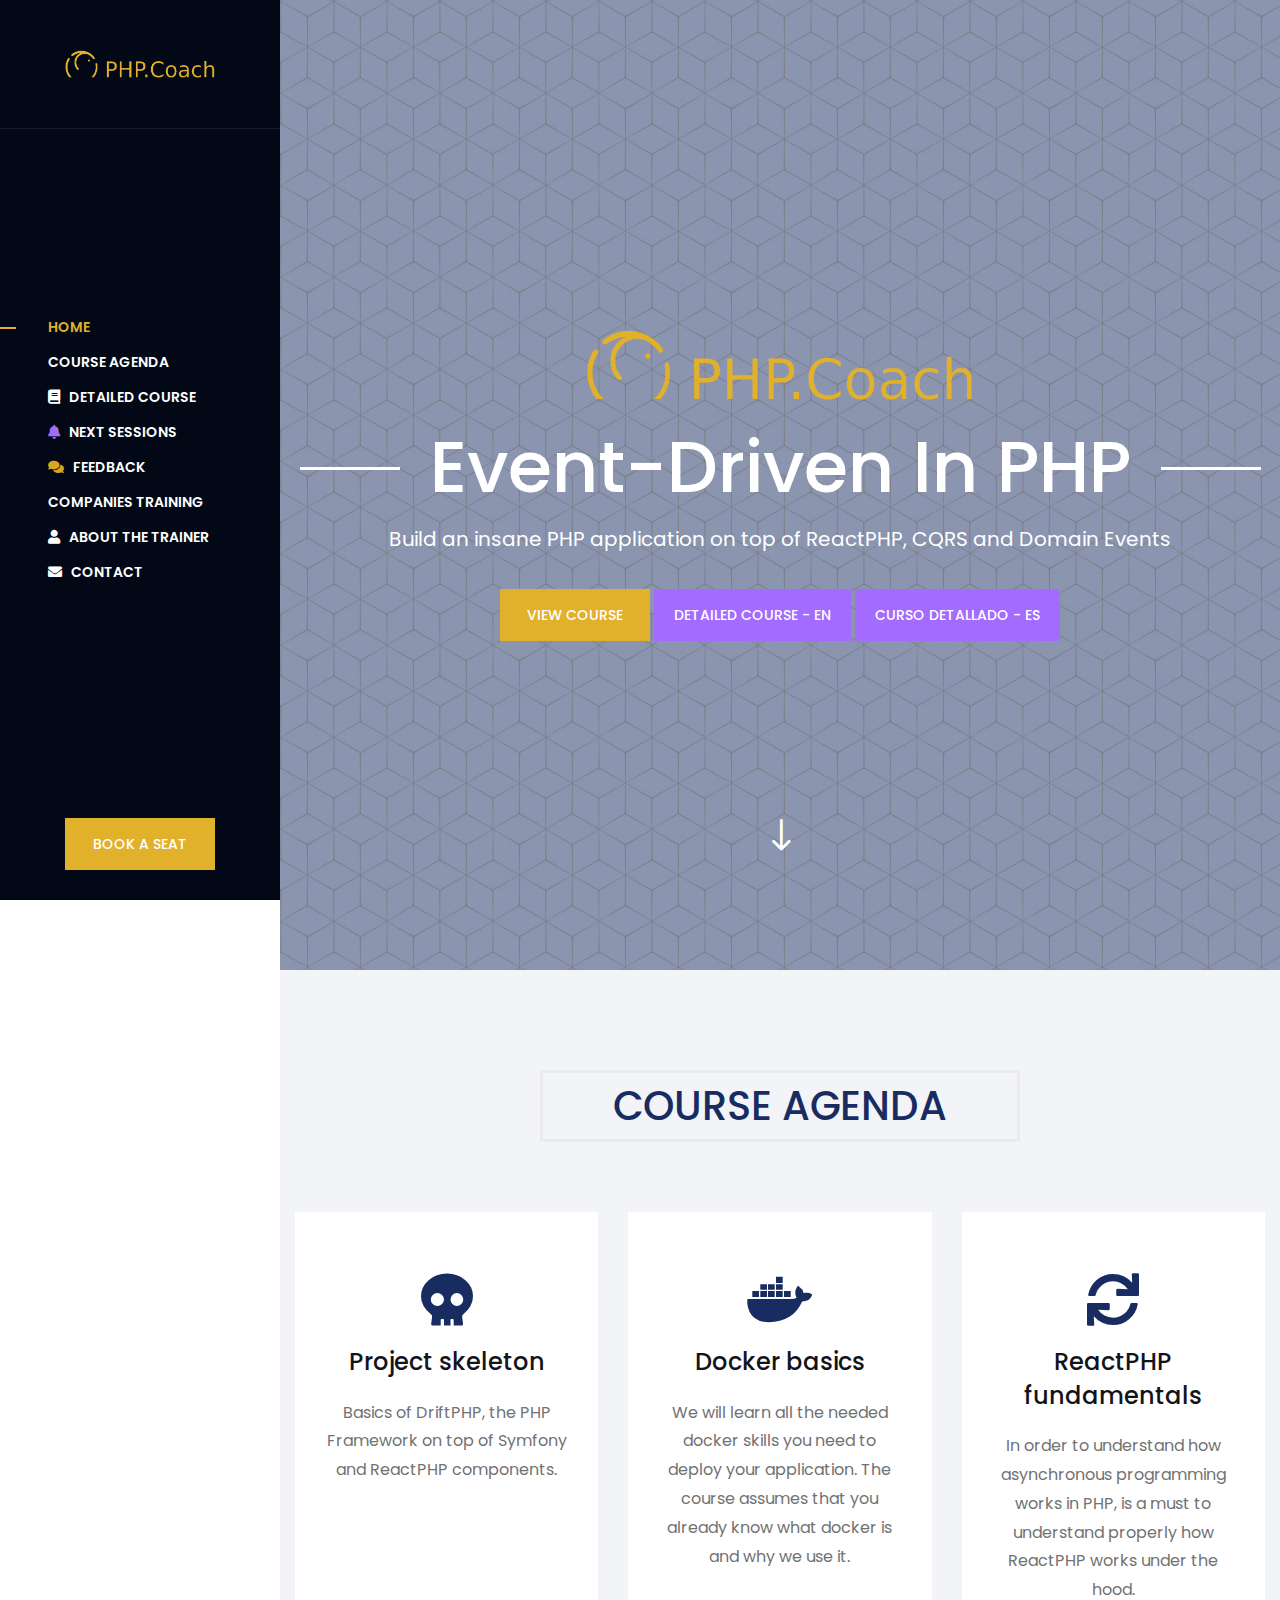
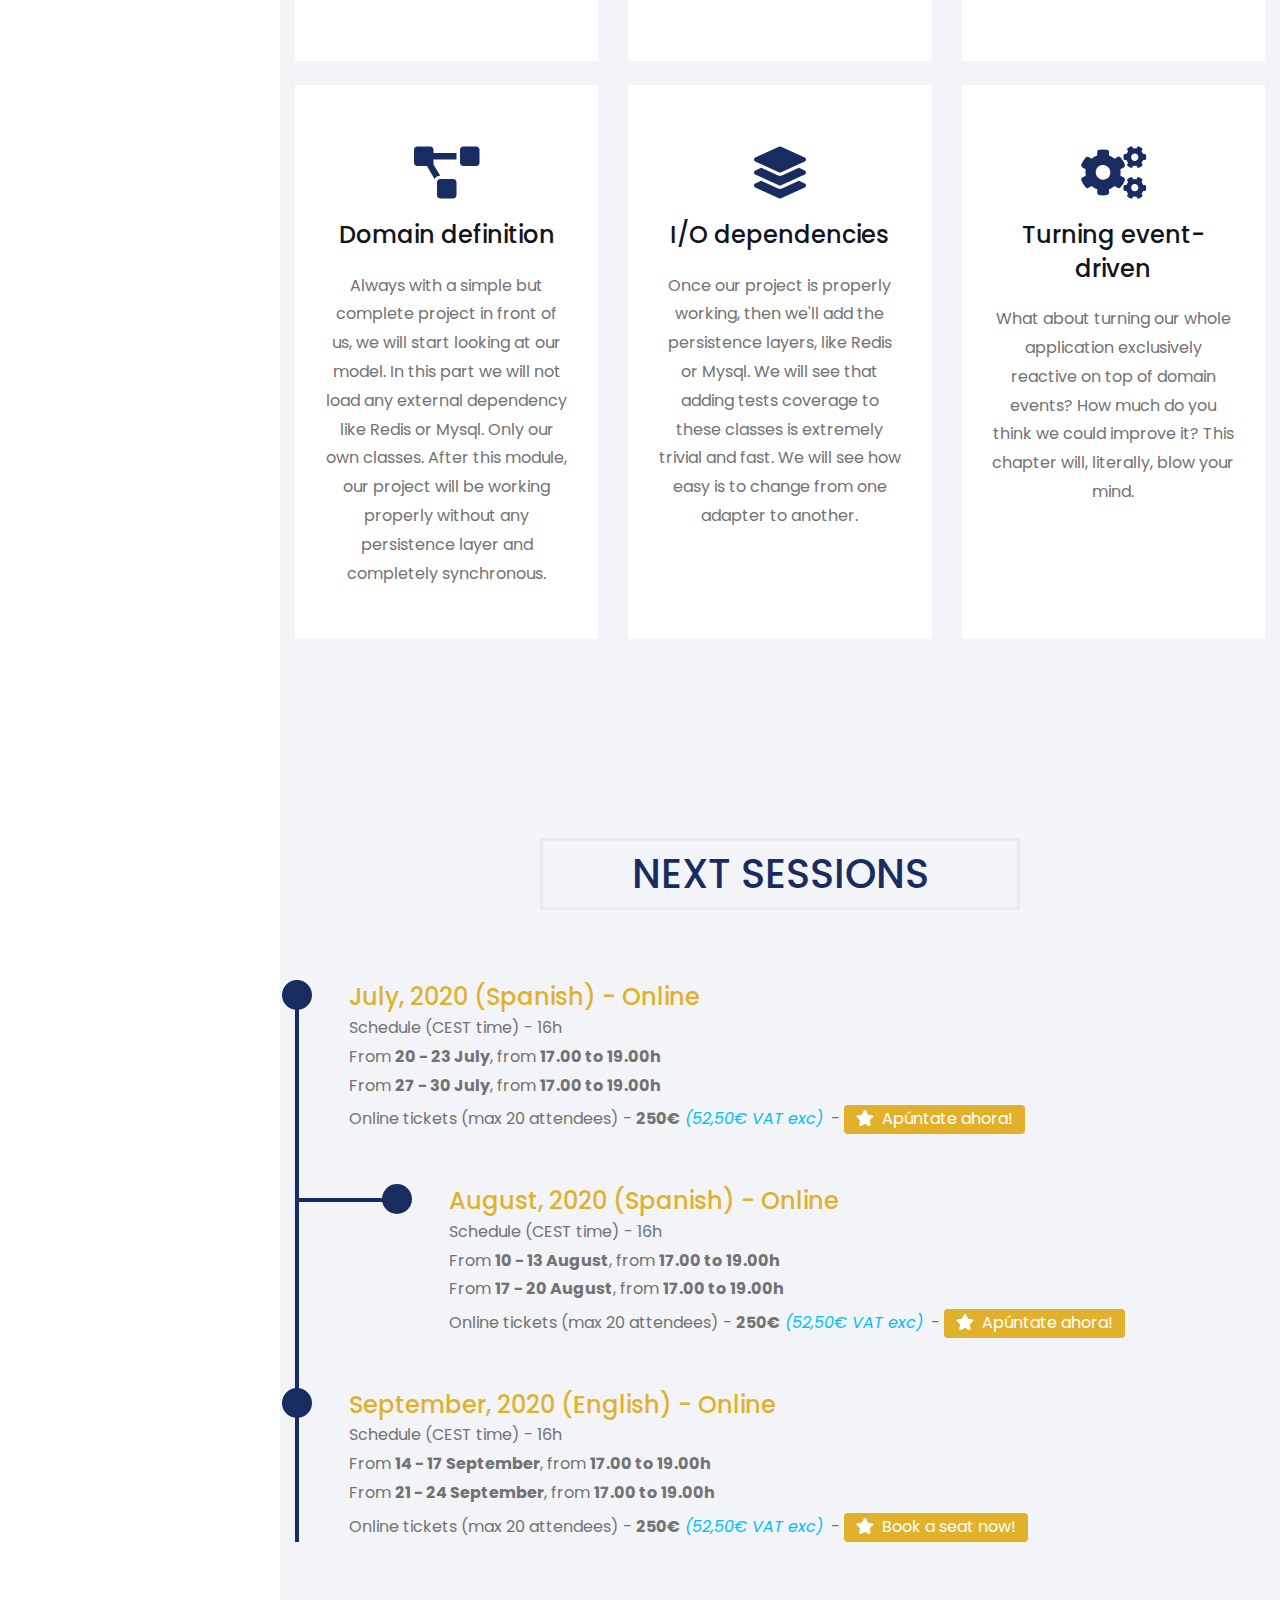
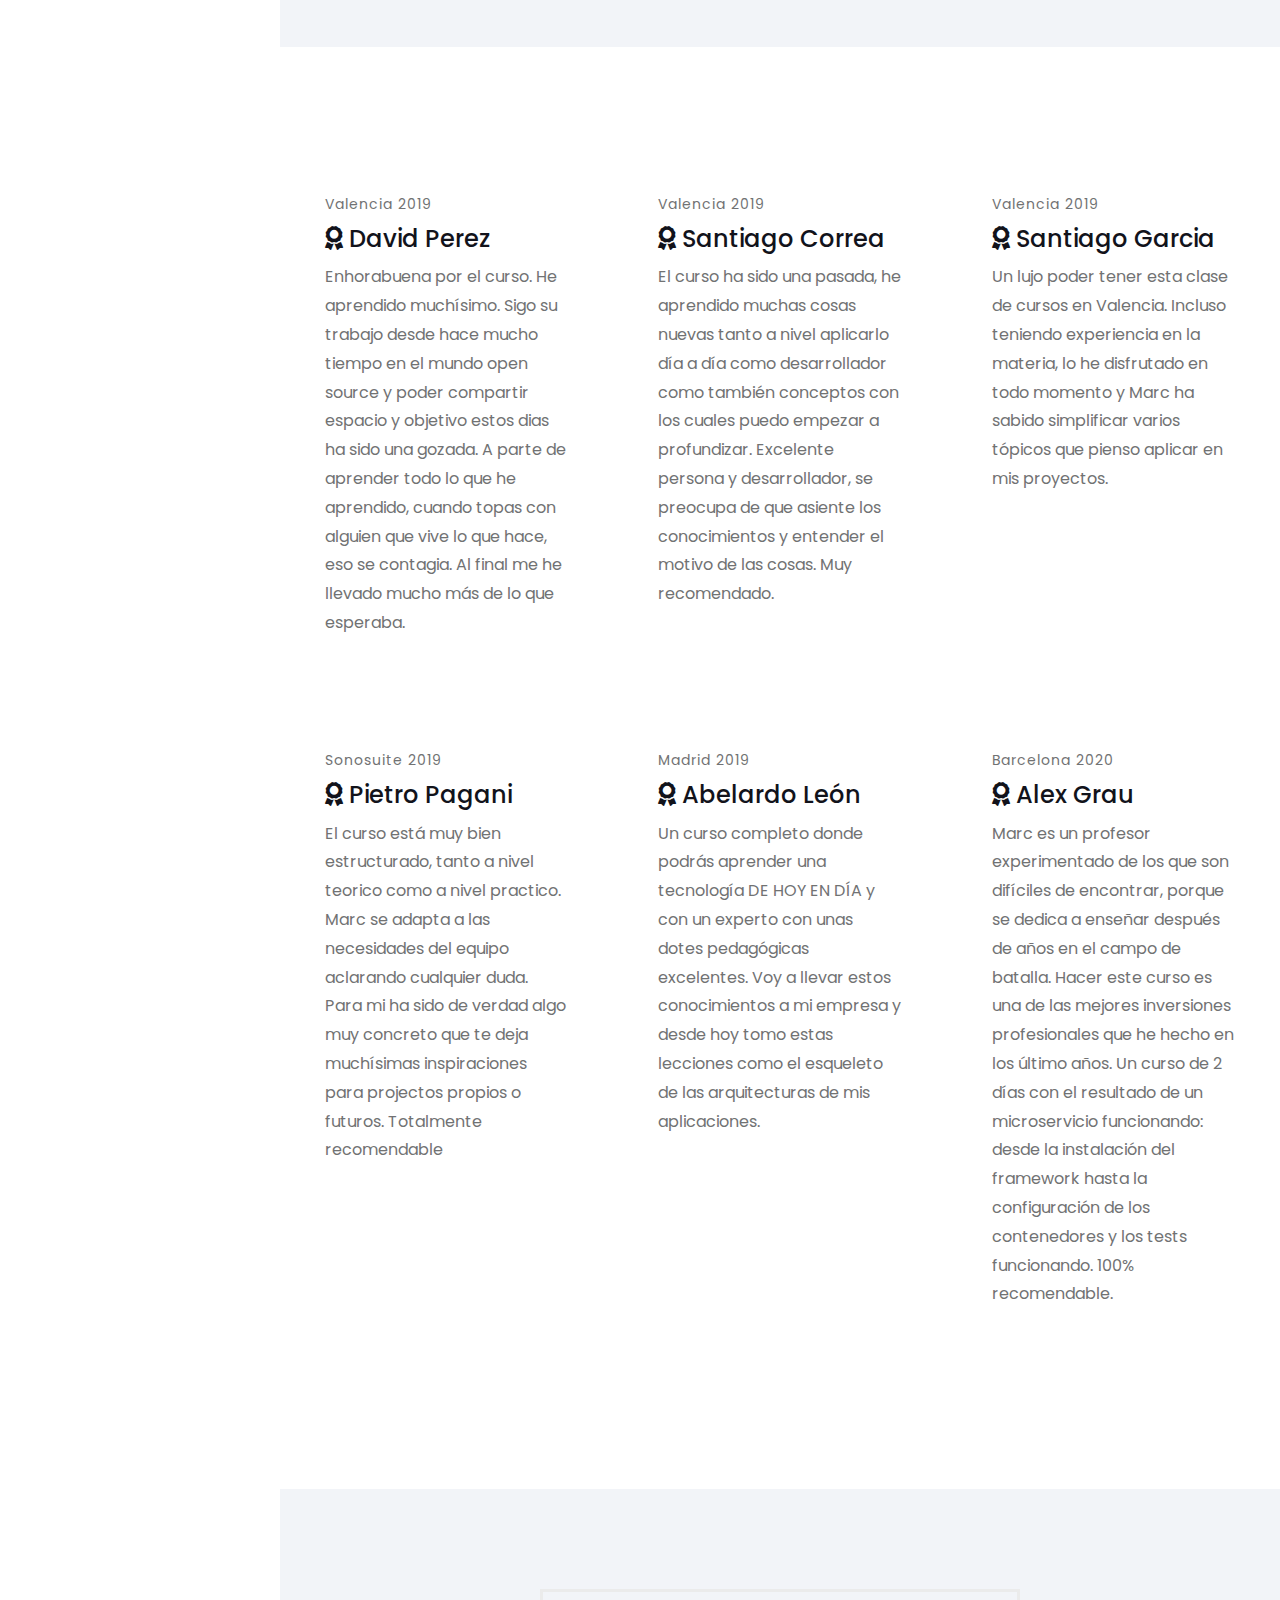
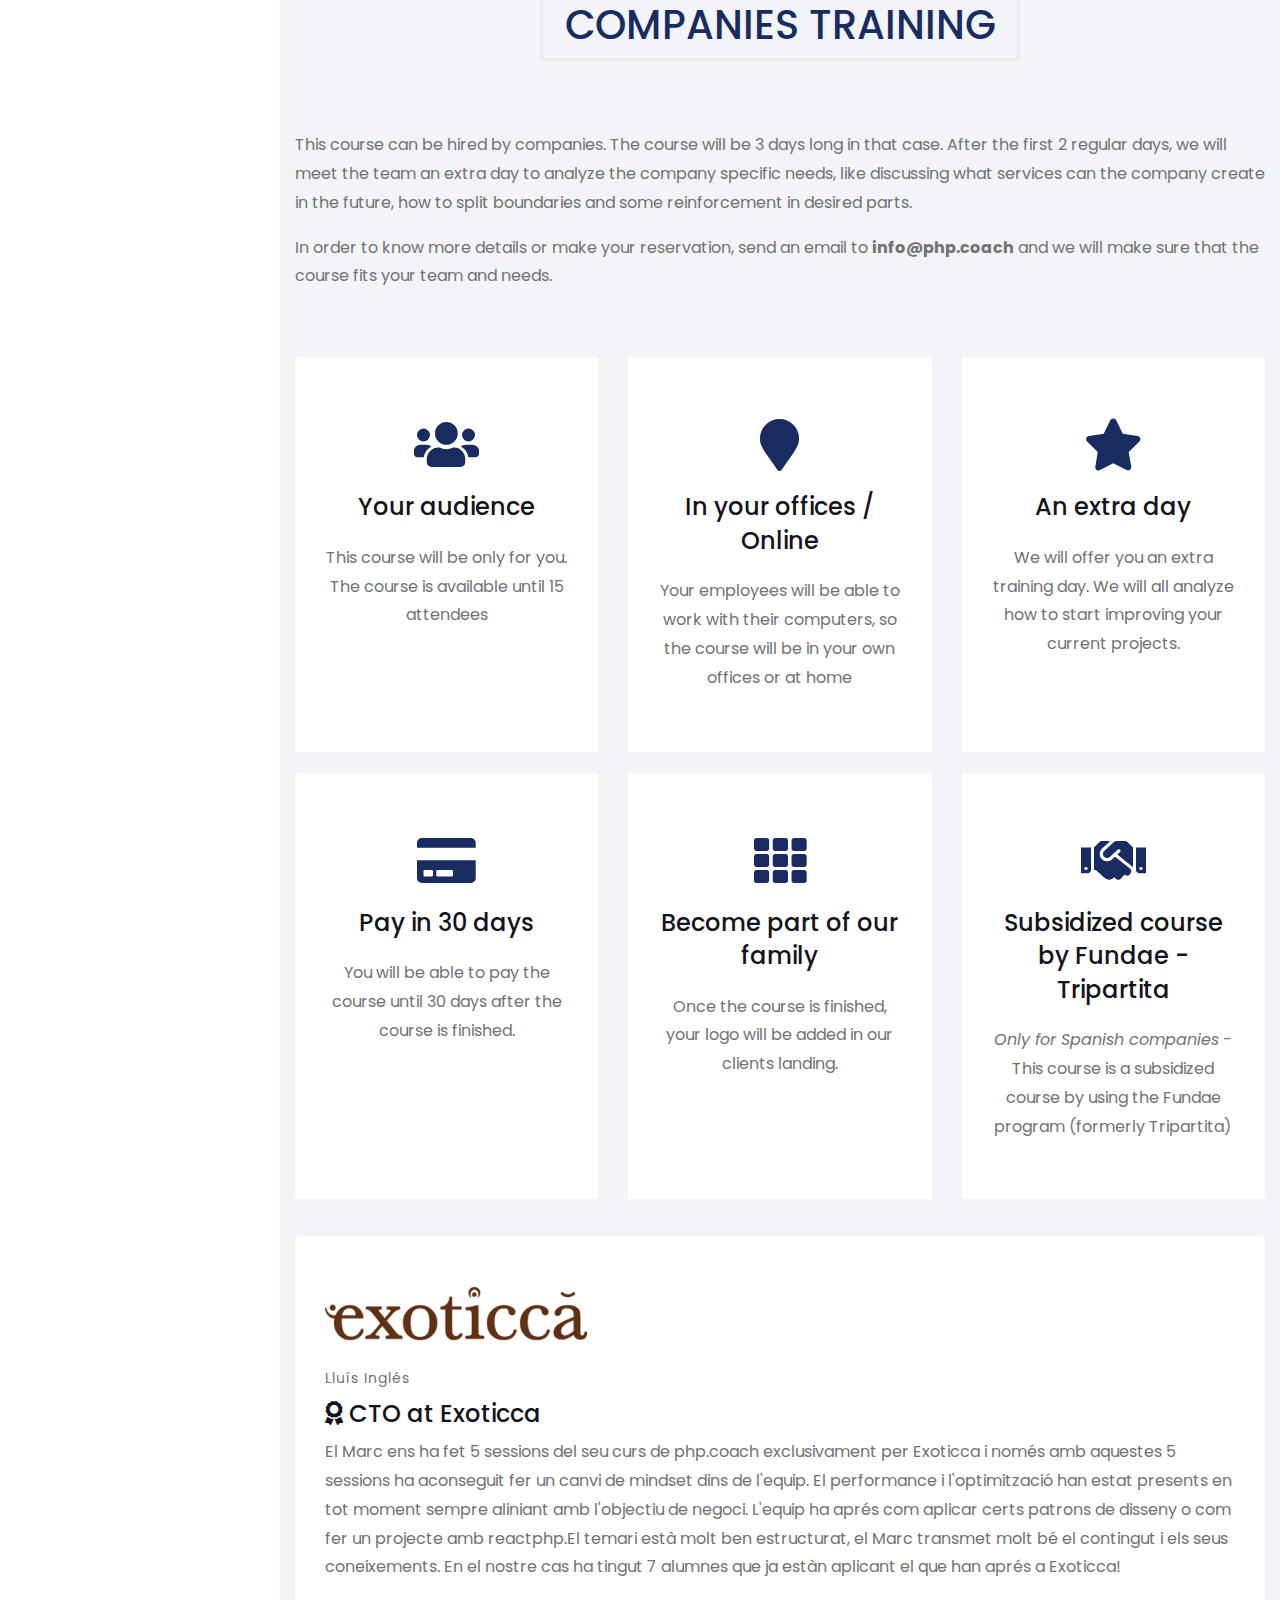
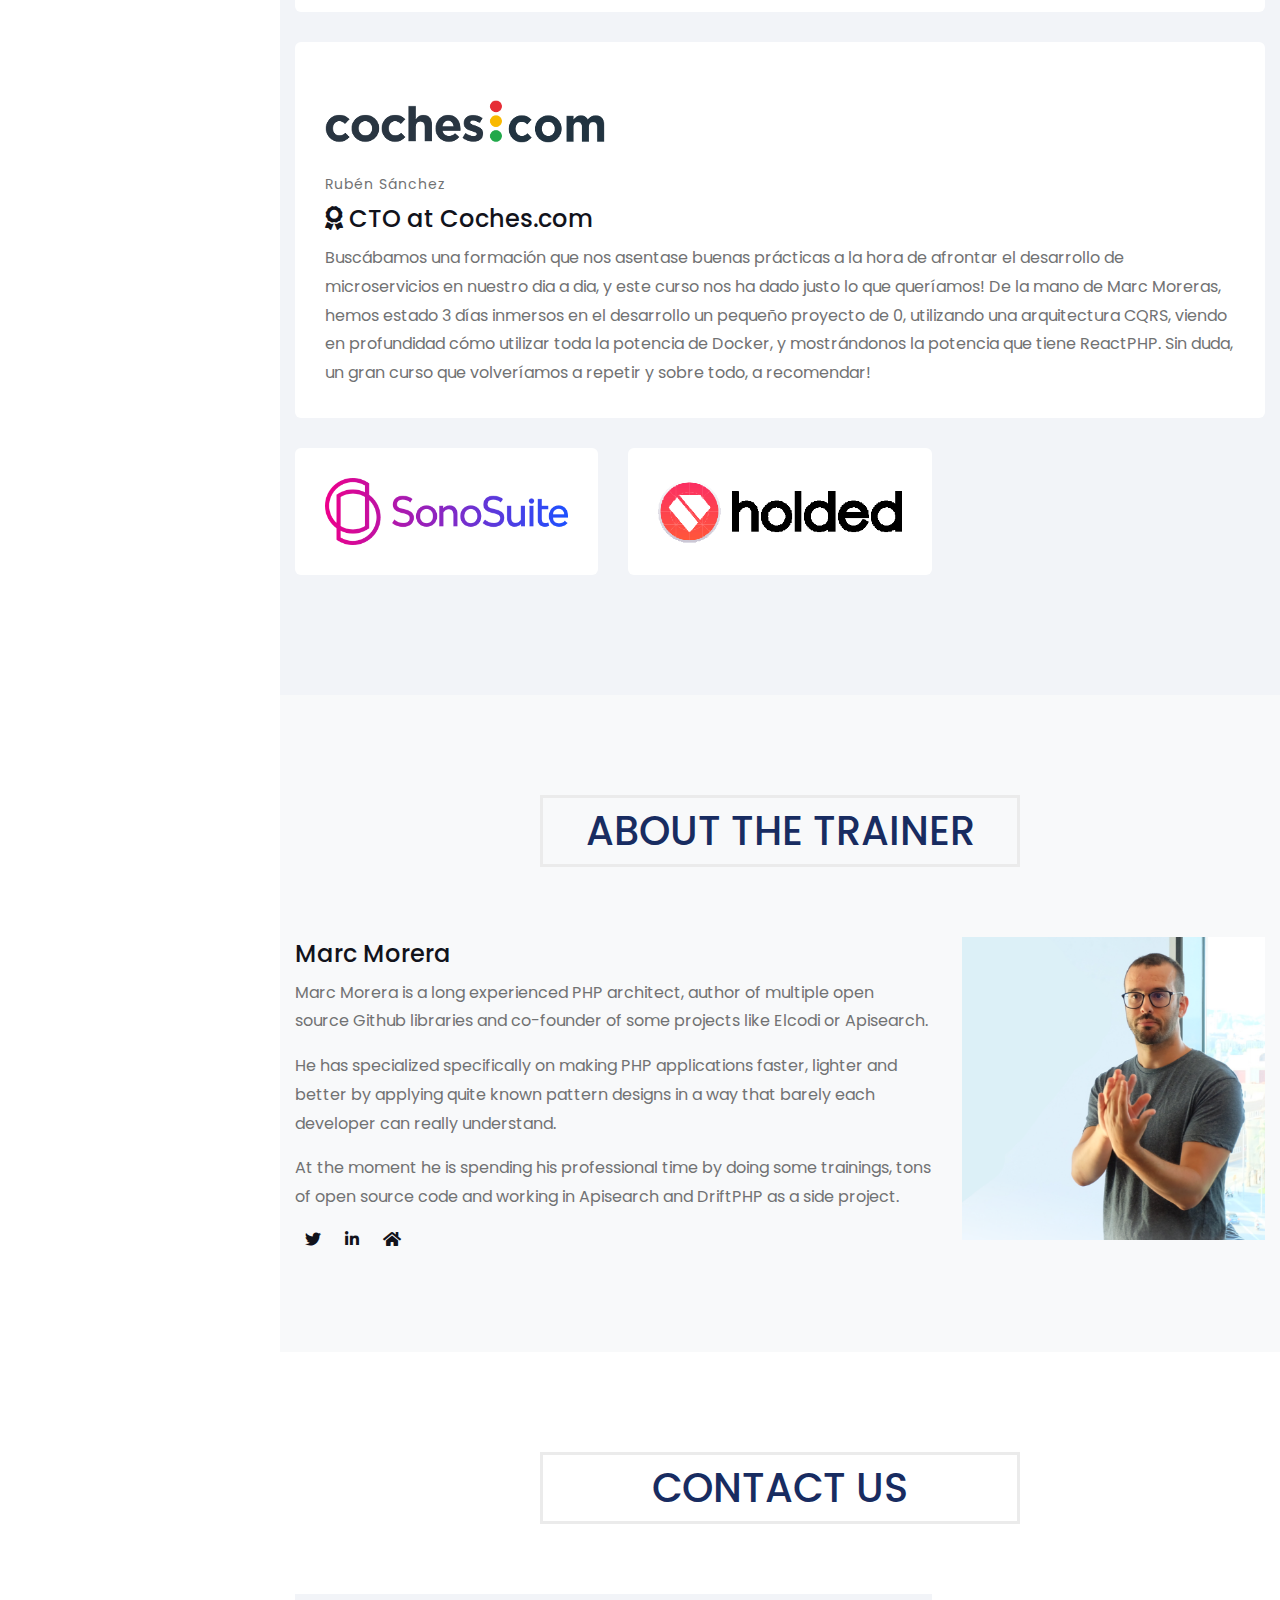
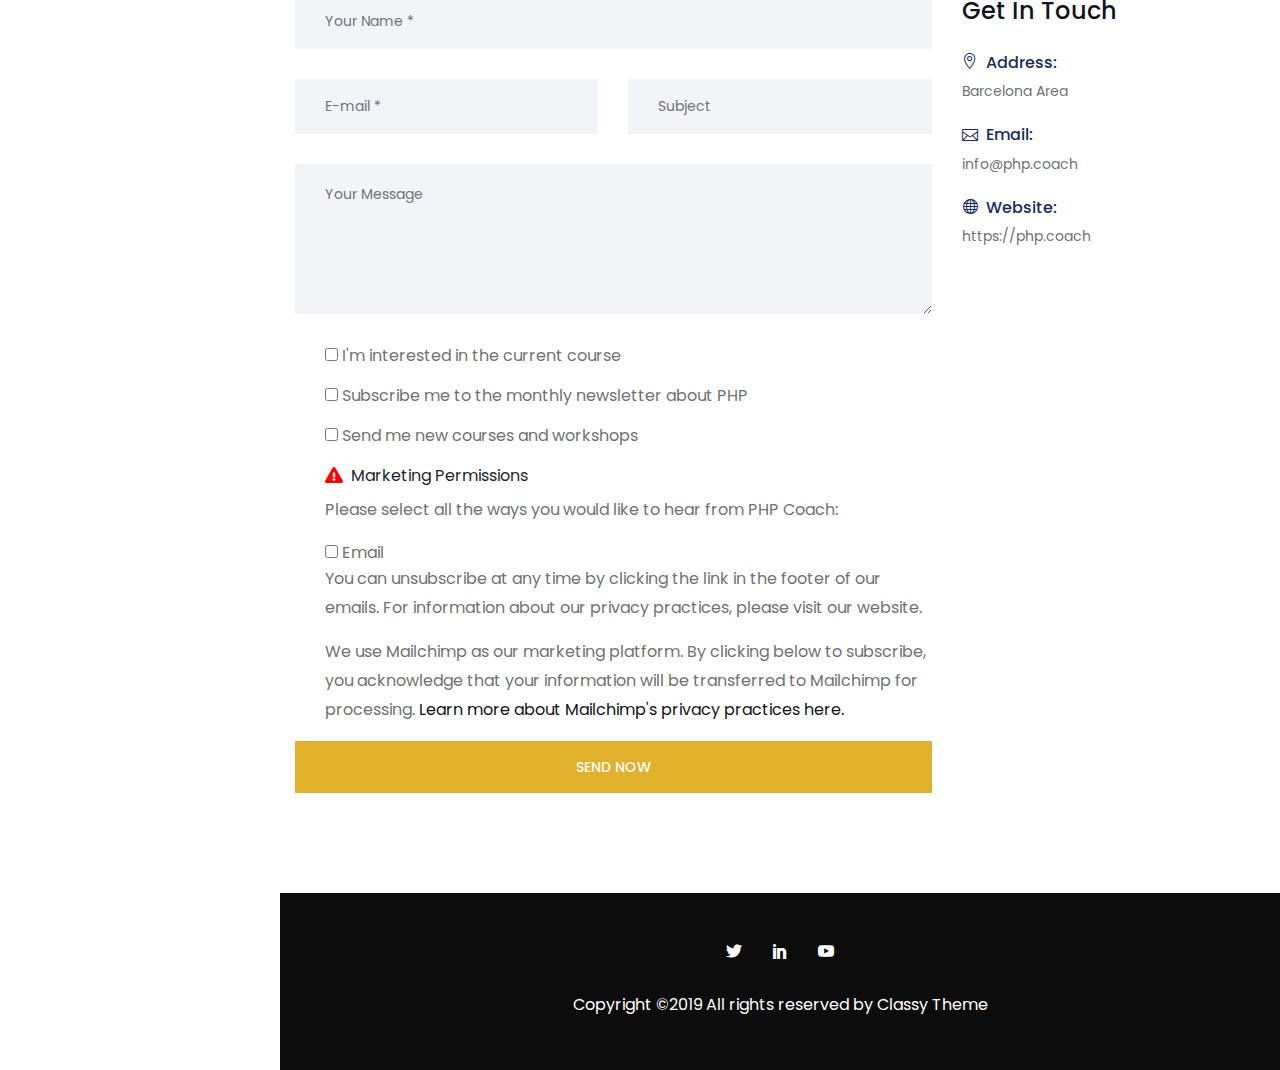
<file: index.html>
<!doctype html>
<html lang="en">

<head>
    <meta charset="utf-8">
    <meta name="viewport" content="width=device-width, initial-scale=1, shrink-to-fit=no">
    <meta name="description" content="In this course we will learn how to craft a PHP service from the scratch, by using Domain events, CQRS, ReactPHP and Docker">
    <meta http-equiv="X-UA-Compatible" content="IE=edge">
    <meta name="author" content="Marc Morera - PHP Coach">
    <!-- The above 4 meta tags *must* come first in the head; any other head content must come *after* these tags -->

    <!-- Google Analytics -->
    <script>
        (function(i,s,o,g,r,a,m){i['GoogleAnalyticsObject']=r;i[r]=i[r]||function(){
            (i[r].q=i[r].q||[]).push(arguments)},i[r].l=1*new Date();a=s.createElement(o),
            m=s.getElementsByTagName(o)[0];a.async=1;a.src=g;m.parentNode.insertBefore(a,m)
        })(window,document,'script','https://www.google-analytics.com/analytics.js','ga');

        ga('create', 'UA-41917921-6', 'auto');
        ga('send', 'pageview');
    </script>
    <!-- End Google Analytics -->


    <!-- Main Style -->
    <link rel="stylesheet" href="style.css">
    <link rel="icon" href="favicon.ico" type="image/x-icon" />
    <link rel="stylesheet" href="https://cdnjs.cloudflare.com/ajax/libs/font-awesome/5.10.2/css/all.min.css">

    <!-- HTML Meta Tags -->
    <title>PHP Coach Course - Event-Driven in PHP</title>
    <meta name="description" content="In this course we will learn how to craft a PHP service from the scratch, by using Domain events, CQRS, ReactPHP and Docker">

    <!-- Google / Search Engine Tags -->
    <meta itemprop="name" content="PHP Coach Course - Event-Driven in PHP">
    <meta itemprop="description" content="In this course we will learn how to craft a PHP service from the scratch, by using Domain events, CQRS, ReactPHP and Docker">
    <meta itemprop="image" content="http://php.coach/img/event-driven-in-php.png">

    <!-- Facebook Meta Tags -->
    <meta property="og:url" content="https://php.coach">
    <meta property="og:type" content="website">
    <meta property="og:title" content="PHP Coach Course - Event-Driven in PHP">
    <meta property="og:description" content="In this course we will learn how to craft a PHP service from the scratch, by using Domain events, CQRS, ReactPHP and Docker">
    <meta property="og:image" content="http://php.coach/img/event-driven-in-php.png">

    <!-- Twitter Meta Tags -->
    <meta name="twitter:card" content="summary_large_image">
    <meta name="twitter:title" content="PHP Coach Course - Event-Driven in PHP">
    <meta name="twitter:description" content="In this course we will learn how to craft a PHP service from the scratch, by using Domain events, CQRS, ReactPHP and Docker">
    <meta name="twitter:image" content="http://php.coach/img/event-driven-in-php.png">

    <style>
        .service-content-area:hover a {
            color: #e1b12c;
            font-weight: bold;
        }

        .price {
            color: deepskyblue;
            font-style: italic;
        }

        .alt-btn {
            background-color: #a36cff;
        }

        input[type=checkbox] {
            display: inline;
            height: inherit;
            width: inherit;
            margin: 0!important;
            padding: 0!important;
        }
    </style>

</head>

<body>
    <!-- Preloader -->
    <div id="preloader">
        <div class="loader"></div>
    </div>

    <div class="progress-container">
        <div class="progress-bar" id="scrollIndicator"></div>
    </div>

    <!-- ***** Header Area Start ***** -->
    <header class="header-area">
        <!-- Logo -->
        <a href="/" class="nav-brand"><img src="img/logo.png" alt="PHP Coach logo"></a>

        <!-- Menu -->
        <div class="dornee-menu pl-5">
            <nav class="dorneenav">
                <ul id="nav">
                    <li class="active"><a href="#home">Home</a></li>
                    <li><a href="#course-agenda">Course Agenda</a></li>
                    <li><a href="course.html"><span class="fa fa-book"></span>&nbsp;&nbsp; Detailed course</a></li>
                    <li><a href="#next-sessions"><span class="fa fa-bell" style="color: #a36cff"></span>&nbsp;&nbsp; Next Sessions</a></li>
                    <li><a href="#feedback"><span class="fa fa-comments feedback"></span>&nbsp;&nbsp; Feedback</a></li>
                    <li><a href="#companies-training">Companies Training</a></li>
                    <li><a href="#about-the-trainer"><span class="fa fa-user"></span>&nbsp;&nbsp; About the trainer</a></li>
                    <li><a href="#contact"><span class="fa fa-envelope"></span>&nbsp;&nbsp; Contact</a></li>
                </ul>
            </nav>
        </div>

        <!-- Menu HideShow -->
        <div class="menu-hideshow">
            <div class="hamburger" id="ham">
                <span class="a"></span>
                <span class="b"></span>
            </div>
        </div>

        <!-- Contact Me -->
        <a href="#next-sessions" class="contact-me-btn btn dornee-btn" id="contactMebtn">Book a Seat</a>
    </header>
    <!-- ***** Header Area End ***** -->

    <div class="page-content">
        <!-- ***** Welcome Area Start ***** -->
        <section class="welcome-area bg-overlay" style="background-image: url(img/pattern.png); background-repeat: repeat" id="home">
            <div class="container h-100">
                <div class="row h-100 align-items-center">
                    <div class="col-12">
                        <!-- Welcome Content -->
                        <div class="welcome-content text-center wow fadeInUp" data-wow-delay="300ms">
                            <img src="img/logo.png" width="40%" alt="PHP Coach logo" class="mb-30" />
                            <h2>Event-Driven in PHP</h2>
                            <p>Build an insane PHP application on top of ReactPHP, CQRS and Domain Events</p>
                            <a href="#course-agenda" class="btn dornee-btn mt-30">View course</a>
                            <a href="course.html" class="btn dornee-btn alt-btn mt-30">Detailed course - EN</a>
                            <a href="course.es.html" class="btn dornee-btn alt-btn mt-30">Curso detallado - ES</a>
                        </div>
                    </div>
                </div>
            </div>
            <!-- Down Icon -->
            <div class="down-icon wow fadeInUp" data-wow-delay="300ms" id="scrollDown">
                <a href="#"><i class="arrow_down"></i></a>
            </div>
        </section>
        <!-- ***** Welcome Area End ***** -->

        <!-- ***** Service Area Start ***** -->
        <section class="my-service-area bg-gray section-padding-100-70 clearfix" id="course-agenda">
            <div class="container">
                <div class="row">
                    <div class="col-12">
                        <!-- Section Title -->
                        <div class="section-title text-center wow fadeInUp" data-wow-delay="300ms">
                            <h2>Course Agenda</h2>
                        </div>
                    </div>
                </div>

                <div class="row">
                    <!-- Service Content Area -->
                    <div class="col-12 col-sm-6 col-lg-4">
                        <a href="course.html#skeleton" >
                            <div class="service-content-area text-center mb-30 wow fadeInUp" data-wow-delay="300ms">
                                <!-- Icon -->
                                <div class="service-icon">
                                    <i class="fa fa-skull"></i>
                                </div>
                                <!-- Content text -->
                                <div class="service-content-text">
                                    <h4>Project skeleton</h4>
                                    <p>Basics of DriftPHP, the PHP Framework on top of Symfony and ReactPHP components.</p>
                                </div>
                            </div>
                        </a>
                    </div>

                    <!-- Service Content Area -->
                    <div class="col-12 col-sm-6 col-lg-4">
                        <a href="course.html#docker-basics">
                            <div class="service-content-area text-center mb-30 wow fadeInUp" data-wow-delay="300ms">
                                <!-- Icon -->
                                <div class="service-icon">
                                    <i class="fab fa-docker"></i>
                                </div>
                                <!-- Content text -->
                                <div class="service-content-text">
                                    <h4>Docker basics</h4>
                                    <p>We will learn all the needed docker skills you need to deploy your application. The course assumes that you already know what docker is and why we use it.</p>
                                </div>
                            </div>
                        </a>
                    </div>

                    <!-- Service Content Area -->
                    <div class="col-12 col-sm-6 col-lg-4">
                        <a href="course.html#reactphp-fundamentals">
                            <div class="service-content-area text-center mb-30 wow fadeInUp" data-wow-delay="300ms">
                                <!-- Icon -->
                                <div class="service-icon">
                                    <i class="fa fa-sync"></i>
                                </div>
                                <!-- Content text -->
                                <div class="service-content-text">
                                    <h4>ReactPHP fundamentals</h4>
                                    <p>In order to understand how asynchronous programming works in PHP, is a must to understand properly how ReactPHP works under the hood.</p>
                                </div>
                            </div>
                        </a>
                    </div>

                    <!-- Service Content Area -->
                    <div class="col-12 col-sm-6 col-lg-4">
                        <a href="course.html#domain-definition">
                            <div class="service-content-area text-center mb-30 wow fadeInUp" data-wow-delay="300ms">
                                <!-- Icon -->
                                <div class="service-icon">
                                    <i class="fa fa-project-diagram"></i>
                                </div>
                                <!-- Content text -->
                                <div class="service-content-text">
                                    <h4>Domain definition</h4>
                                    <p>
                                        Always with a simple but complete project in front of us, we will start looking at our model. In this part we will not load any external dependency like Redis or Mysql. Only our own classes. After this module, our project will be working properly without any persistence layer and completely synchronous.

                                    </p>
                                </div>
                            </div>
                        </a>
                    </div>

                    <!-- Service Content Area -->
                    <div class="col-12 col-sm-6 col-lg-4">
                        <a href="course.html#io-dependencies">
                            <div class="service-content-area text-center mb-30 wow fadeInUp" data-wow-delay="300ms">
                                <!-- Icon -->
                                <div class="service-icon">
                                    <i class="fa fa-layer-group"></i>
                                </div>
                                <!-- Content text -->
                                <div class="service-content-text">
                                    <h4>I/O dependencies</h4>
                                    <p>Once our project is properly working, then we'll add the persistence layers, like Redis or Mysql. We will see that adding tests coverage to these classes is extremely trivial and fast. We will see how easy is to change from one adapter to another. </p>
                                </div>
                            </div>
                        </a>
                    </div>

                    <!-- Service Content Area -->
                    <div class="col-12 col-sm-6 col-lg-4">
                        <a href="course.html#turning-event-driven">
                            <div class="service-content-area text-center mb-30 wow fadeInUp" data-wow-delay="300ms">
                                <!-- Icon -->
                                <div class="service-icon">
                                    <i class="fa fa-cogs"></i>
                                </div>
                                <!-- Content text -->
                                <div class="service-content-text">
                                    <h4>Turning event-driven</h4>
                                    <p>What about turning our whole application exclusively reactive on top of domain events? How much do you think we could improve it? This chapter will, literally, blow your mind.</p>
                                </div>
                            </div>
                        </a>
                    </div>
                </div>
            </div>
        </section>
        <!-- ***** Service Area End ***** -->

        <!-- ***** My Experience Area Start ***** -->
        <section class="my-experience-area bg-gray section-padding-100 clearfix" id="next-sessions">
            <div class="container">
                <div class="row">
                    <!-- Section Title -->
                    <div class="col-12">
                        <div class="section-title text-center wow fadeInUp" data-wow-delay="300ms">
                            <h2>Next Sessions</h2>
                        </div>
                    </div>
                </div>

                <div class="row">
                    <div class="col-12">
                        <div class="experience-timeline">

                            <!-- Single Experience -->
                            <div class="single-experience wow fadeInUp" data-wow-delay="300ms">
                                <h4 class="works-year">July, 2020 (Spanish) - Online</h4>
                                <p>Schedule (CEST time) - 16h<br>
                                    From <strong>20 - 23 July</strong>, from <strong>17.00 to 19.00h</strong><br>
                                    From <strong>27 - 30 July</strong>, from <strong>17.00 to 19.00h</strong>
                                </p>
                                <p>Online tickets (max 20 attendees) - <strong>250€</strong> <span class="price">(52,50€ VAT exc)</span>&nbsp;&nbsp;-
                                    <button class="checkout-button checkout-button-online" role="link"><span class="fa fa-star"></span>&nbsp;&nbsp;Apúntate ahora!</button>
                                </p>
                            </div>

                            <!-- Single Experience -->
                            <div class="single-experience wow fadeInUp" data-wow-delay="300ms">
                                <h4 class="works-year">August, 2020 (Spanish) - Online</h4>
                                <p>Schedule (CEST time) - 16h<br>
                                    From <strong>10 - 13 August</strong>, from <strong>17.00 to 19.00h</strong><br>
                                    From <strong>17 - 20 August</strong>, from <strong>17.00 to 19.00h</strong>
                                </p>
                                <p>Online tickets (max 20 attendees) - <strong>250€</strong> <span class="price">(52,50€ VAT exc)</span>&nbsp;&nbsp;-
                                    <button class="checkout-button checkout-button-online" role="link"><span class="fa fa-star"></span>&nbsp;&nbsp;Apúntate ahora!</button>
                                </p>
                            </div>

                            <!-- Single Experience -->
                            <div class="single-experience wow fadeInUp" data-wow-delay="300ms">
                                <h4 class="works-year">September, 2020 (English) - Online</h4>
                                <p>Schedule (CEST time) - 16h<br>
                                    From <strong>14 - 17 September</strong>, from <strong>17.00 to 19.00h</strong><br>
                                    From <strong>21 - 24 September</strong>, from <strong>17.00 to 19.00h</strong>
                                </p>
                                <p>Online tickets (max 20 attendees) - <strong>250€</strong> <span class="price">(52,50€ VAT exc)</span>&nbsp;&nbsp;-
                                    <button class="checkout-button checkout-button-online" role="link"><span class="fa fa-star"></span>&nbsp;&nbsp;Book a seat now!</button>
                                </p>
                            </div>

                        </div>
                    </div>
                </div>
            </div>
        </section>

        <!-- ***** My Experience Area Start ***** -->
        <section class="my-experience-area section-padding-100 clearfix" id="feedback">
            <div class="container">

                <div class="row mt-15">

                    <div class="col-12 col-md-6 col-lg-4">
                        <!-- Single Post Area -->
                        <div class="single-post-area mb-50 wow fadeInUp logo" data-wow-delay="300ms">
                            <div class="post-content">
                                <p class="post-date">Valencia 2019</p>
                                <h4><span class="fa fa-award"></span>&nbsp;David Perez</h4>
                                <p class="mb-0">Enhorabuena por el curso. He aprendido muchísimo. Sigo su trabajo desde hace mucho tiempo en el mundo open source y poder compartir espacio y objetivo estos dias ha sido una gozada.
                                    A parte de aprender todo lo que he aprendido, cuando topas con alguien que vive lo que hace, eso se contagia. Al final me he llevado mucho más de lo que esperaba. </p>
                            </div>
                        </div>
                    </div>

                    <div class="col-12 col-md-6 col-lg-4">
                        <div class="single-post-area mb-50 wow fadeInUp logo" data-wow-delay="300ms">
                            <div class="post-content">
                                <p class="post-date">Valencia 2019</p>
                                <h4><span class="fa fa-award"></span>&nbsp;Santiago Correa</h4>
                                <p class="mb-0">El curso ha sido una pasada, he aprendido muchas cosas nuevas tanto a nivel aplicarlo día a día como desarrollador como también conceptos con los cuales puedo empezar a profundizar.
                                    Excelente persona y desarrollador, se preocupa de que asiente los conocimientos y entender el motivo de las cosas. Muy recomendado.</p>
                            </div>
                        </div>
                    </div>

                    <div class="col-12 col-md-6 col-lg-4">

                        <div class="single-post-area mb-50 wow fadeInUp logo" data-wow-delay="300ms">
                            <div class="post-content">
                                <p class="post-date">Valencia 2019</p>
                                <h4><span class="fa fa-award"></span>&nbsp;Santiago Garcia</h4>
                                <p class="mb-0">Un lujo poder tener esta clase de cursos en Valencia. Incluso teniendo experiencia en la materia, lo he disfrutado en todo momento y Marc ha sabido simplificar varios tópicos que pienso aplicar en mis proyectos.</p>
                            </div>
                        </div>
                    </div>

                    <div class="col-12 col-md-6 col-lg-4">
                        <div class="single-post-area mb-50 wow fadeInUp logo" data-wow-delay="300ms">
                            <div class="post-content">
                                <p class="post-date">Sonosuite 2019</p>
                                <h4><span class="fa fa-award"></span>&nbsp;Pietro Pagani</h4>
                                <p class="mb-0">El curso está muy bien estructurado, tanto a nivel teorico como a nivel practico.
                                    Marc se adapta a las necesidades del equipo aclarando cualquier duda.
                                    Para mi ha sido de verdad algo muy concreto que te deja muchísimas inspiraciones para projectos propios o futuros.
                                    Totalmente recomendable</p>
                            </div>
                        </div>
                    </div>

                    <div class="col-12 col-md-6 col-lg-4">
                        <div class="single-post-area mb-50 wow fadeInUp logo" data-wow-delay="300ms">
                            <div class="post-content">
                                <p class="post-date">Madrid 2019</p>
                                <h4><span class="fa fa-award"></span>&nbsp;Abelardo León</h4>
                                <p class="mb-0">Un curso completo donde podrás aprender una tecnología DE HOY EN DÍA y con un experto con unas dotes pedagógicas excelentes.
                                    Voy a llevar estos conocimientos a mi empresa y desde hoy tomo estas lecciones como el esqueleto de las arquitecturas de mis aplicaciones.</p>
                            </div>
                        </div>
                    </div>

                    <div class="col-12 col-md-6 col-lg-4">
                        <div class="single-post-area mb-50 wow fadeInUp logo" data-wow-delay="300ms">
                            <div class="post-content">
                                <p class="post-date">Barcelona 2020</p>
                                <h4><span class="fa fa-award"></span>&nbsp;Alex Grau</h4>
                                <p class="mb-0">Marc es un profesor experimentado de los que son difíciles de encontrar, porque se dedica a enseñar después de años en el campo de batalla. Hacer este curso es una de las mejores inversiones profesionales que he hecho en los último años.
                                    Un curso de 2 días con el resultado de un microservicio funcionando: desde la instalación del framework hasta la configuración de los contenedores y los tests funcionando. 100% recomendable.</p>
                            </div>
                        </div>
                    </div>
                </div>
            </div>
        </section>
        <!-- ***** My Experience Area End ***** -->

        <!-- ***** Service Area Start ***** -->
        <section class="my-service-area bg-gray section-padding-100-70 clearfix" id="companies-training">
            <div class="container">
                <div class="row">
                    <div class="col-12">
                        <!-- Section Title -->
                        <div class="section-title text-center wow fadeInUp" data-wow-delay="300ms">
                            <h2>Companies Training</h2>
                        </div>
                    </div>
                </div>

                <div class="row">
                    <div class="col-12">
                        <!-- Section Title -->
                        <div class="wow fadeInUp" data-wow-delay="300ms">
                            <p>
                                This course can be hired by companies. The course will be 3 days long in that case. After the first 2 regular days, we will meet the team an extra day to analyze the company specific needs, like discussing what services can the company create in the future, how to split boundaries and some reinforcement in desired parts.
                            </p>
                            <p>
                                In order to know more details or make your reservation, send an email to <strong>info@php.coach</strong> and we will make sure that the course fits your team and needs.
                            </p>
                        </div>
                    </div>
                </div>

                <div class="row mt-50">
                    <!-- Service Content Area -->
                    <div class="col-12 col-sm-6 col-lg-4">
                        <a href="http://php.coach" target="_blank">
                            <div class="service-content-area text-center mb-30 wow fadeInUp" data-wow-delay="300ms">
                                <!-- Icon -->
                                <div class="service-icon">
                                    <i class="fa fa-users"></i>
                                </div>
                                <!-- Content text -->
                                <div class="service-content-text">
                                    <h4>Your audience</h4>
                                    <p>This course will be only for you. The course is available until 15 attendees</p>
                                </div>
                            </div>
                        </a>
                    </div>

                    <!-- Service Content Area -->
                    <div class="col-12 col-sm-6 col-lg-4">
                        <div class="service-content-area text-center mb-30 wow fadeInUp" data-wow-delay="300ms">
                            <!-- Icon -->
                            <div class="service-icon">
                                <i class="fa fa-map-marker"></i>
                            </div>
                            <!-- Content text -->
                            <div class="service-content-text">
                                <h4>In your offices / Online</h4>
                                <p>Your employees will be able to work with their computers, so the course will be in your own offices or at home</p>
                            </div>
                        </div>
                    </div>

                    <!-- Service Content Area -->
                    <div class="col-12 col-sm-6 col-lg-4">
                        <div class="service-content-area text-center mb-30 wow fadeInUp" data-wow-delay="300ms">
                            <!-- Icon -->
                            <div class="service-icon">
                                <i class="fa fa-star"></i>
                            </div>
                            <!-- Content text -->
                            <div class="service-content-text">
                                <h4>An extra day</h4>
                                <p>We will offer you an extra training day. We will all analyze how to start improving your current projects.</p>
                            </div>
                        </div>
                    </div>

                    <!-- Service Content Area -->
                    <div class="col-12 col-sm-6 col-lg-4">
                        <div class="service-content-area text-center mb-30 wow fadeInUp" data-wow-delay="300ms">
                            <!-- Icon -->
                            <div class="service-icon">
                                <i class="fa fa-credit-card"></i>
                            </div>
                            <!-- Content text -->
                            <div class="service-content-text">
                                <h4>Pay in 30 days</h4>
                                <p>You will be able to pay the course until 30 days after the course is finished.</p>
                            </div>
                        </div>
                    </div>

                    <!-- Service Content Area -->
                    <div class="col-12 col-sm-6 col-lg-4">
                        <div class="service-content-area text-center mb-30 wow fadeInUp" data-wow-delay="300ms">
                            <!-- Icon -->
                            <div class="service-icon">
                                <i class="fa fa-th"></i>
                            </div>
                            <!-- Content text -->
                            <div class="service-content-text">
                                <h4>Become part of our family</h4>
                                <p>Once the course is finished, your logo will be added in our clients landing.</p>
                            </div>
                        </div>
                    </div>

                    <!-- Service Content Area -->
                    <div class="col-12 col-sm-6 col-lg-4">
                        <div class="service-content-area text-center mb-30 wow fadeInUp" data-wow-delay="300ms">
                            <!-- Icon -->
                            <div class="service-icon">
                                <i class="fa fa-handshake"></i>
                            </div>
                            <!-- Content text -->
                            <div class="service-content-text">
                                <h4>Subsidized course by Fundae - Tripartita</h4>
                                <p><i>Only for Spanish companies</i> - This course is a subsidized course by using the Fundae program (formerly Tripartita)</p>
                            </div>
                        </div>
                    </div>
                </div>


                <div class="row mt-15">

                    <div class="col-12 col-md-12">
                        <a href="https://exoticca.com" target="_blank">
                            <div class="single-post-area mb-30 wow fadeInUp logo" data-wow-delay="300ms">
                                <div class="post-content">
                                    <img src="img/company/exoticca.png" alt="Exoticca">
                                    <p class="post-date">Lluís Inglés</p>
                                    <h4><span class="fa fa-award"></span>&nbsp;CTO at Exoticca</h4>
                                    <p class="mb-0">El Marc ens ha fet 5 sessions del seu curs de php.coach exclusivament per Exoticca i només amb aquestes 5 sessions ha aconseguit fer un canvi de mindset dins de l'equip. El performance i l'optimització han estat presents en tot moment sempre aliniant amb l'objectiu de negoci. L'equip ha aprés com aplicar certs patrons de disseny o com fer un projecte amb reactphp.El temari està molt ben estructurat, el Marc transmet molt bé el contingut i els seus coneixements. En el nostre cas ha tingut 7 alumnes que ja estàn aplicant el que han aprés a Exoticca!</p>
                                </div>
                            </div>
                        </a>
                    </div>

                    <div class="col-12 col-md-12">
                        <a href="https://coches.com" target="_blank">
                            <div class="single-post-area mb-30 wow fadeInUp logo" data-wow-delay="300ms">
                                <div class="post-content">
                                    <img src="img/company/coches.png" alt="Exoticca">
                                    <p class="post-date">Rubén Sánchez</p>
                                    <h4><span class="fa fa-award"></span>&nbsp;CTO at Coches.com</h4>
                                    <p class="mb-0">Buscábamos una formación que nos asentase buenas prácticas a la hora de afrontar el desarrollo de microservicios en nuestro dia a dia, y este curso nos ha dado justo lo que queríamos! De la mano de Marc Moreras, hemos estado 3 días inmersos en el desarrollo un pequeño proyecto de 0, utilizando una arquitectura CQRS, viendo en profundidad cómo utilizar toda la potencia de Docker, y mostrándonos la potencia que tiene ReactPHP. Sin duda, un gran curso que volveríamos a repetir y sobre todo, a recomendar!</p>
                                </div>
                            </div>
                        </a>
                    </div>

                    <div class="col-12 col-md-6 col-lg-4">
                        <a href="https://sonosuite.com/" target="_blank">
                            <div class="single-post-area mb-50 wow fadeInUp logo" data-wow-delay="300ms">
                                <div class="post-content">
                                    <img src="img/company/sonosuite.png" alt="Sonosuite">
                                </div>
                            </div>
                        </a>
                    </div>

                    <div class="col-12 col-md-6 col-lg-4">
                        <a href="https://holded.com">
                            <div class="single-post-area mb-50 wow fadeInUp logo" data-wow-delay="300ms">
                                <div class="post-content">
                                    <img src="img/company/holded.png" alt="Holded">
                                </div>
                            </div>
                        </a>
                    </div>

                </div>

            </div>
        </section>
        <!-- ***** Service Area End ***** -->


        <!-- ***** Service Area Start ***** -->
        <section class="my-service-area bg-light section-padding-100-70 clearfix" id="about-the-trainer">
            <div class="container">
                <div class="row">
                    <div class="col-12">
                        <!-- Section Title -->
                        <div class="section-title text-center wow fadeInUp" data-wow-delay="300ms">
                            <h2>About the trainer</h2>
                        </div>
                    </div>
                </div>

                <div class="row">
                    <!-- Service Content Area -->
                    <div class="col-12 col-sm-8">
                        <div class="mb-30">
                            <!-- Content text -->
                            <h4>Marc Morera</h4>
                            <p>Marc Morera is a long experienced PHP architect, author of multiple open source Github libraries and co-founder of some projects like Elcodi or Apisearch. </p>
                            <p>He has specialized specifically on making PHP applications faster, lighter and better by applying quite known pattern designs in a way that barely each developer can really understand. </p>
                            <p>At the moment he is spending his professional time by doing some trainings, tons of open source code and working in Apisearch and DriftPHP as a side project. </p>
                            <a href="https://twitter.com/mmoreram" target="_blank" class="trainer-external-logo"><span class="fab fa-twitter"></span></a>
                            <a href="https://linkedin.com/in/mmoreram" target="_blank" class="trainer-external-logo"><span class="fab fa-linkedin-in"></span></a>
                            <a href="https://mmoreram.com" target="_blank" class="trainer-external-logo"><span class="fa fa-home"></span></a>
                        </div>
                    </div>

                    <!-- Service Content Area -->
                    <div class="col-12 col-sm-4">
                        <img src="img/mmoreram.png" alt="Marc Morera image">

                    </div>
                </div>
            </div>
        </section>
        <!-- ***** Service Area End ***** -->


        <!-- ***** Contact Area Start ***** -->
        <section class="contact-me-area bg-white section-padding-100-0" id="contact">
            <div class="container">
                <div class="row">
                    <div class="col-12">
                        <!-- Section Title -->
                        <div class="section-title text-center wow fadeInUp" data-wow-delay="300ms">
                            <h2>Contact us</h2>
                        </div>
                    </div>
                </div>

                <div class="row">
                    <!-- Contact Form -->
                    <div class="col-12 col-md-8">
                        <div class="contact_from_area clearfix mb-100 wow fadeInUp" data-wow-delay="300ms">
                            <div class="contact_form">
                                <form action="https://mmoreram.us3.list-manage.com/subscribe/post?u=c11fd3061a6f0d72f6464d2f4&amp;id=2388f12177"
                                      method="post" id="mc-embedded-subscribe-form"
                                      name="mc-embedded-subscribe-form" class="validate"
                                      target="_blank" novalidate>
                                    <div class="contact_input_area">
                                        <div id="success_fail_info"></div>
                                        <div class="row">
                                            <!-- Form Group -->
                                            <div class="col-12">
                                                <div class="form-group">
                                                    <input type="text" class="form-control mb-30" name="FNAME" id="mce-FNAME" placeholder="Your Name *" required>
                                                </div>
                                            </div>
                                            <!-- Form Group -->
                                            <div class="col-12 col-lg-6">
                                                <div class="form-group">
                                                    <input type="email" class="form-control mb-30" name="EMAIL" id="mce-EMAIL" placeholder="E-mail *" required>
                                                </div>
                                            </div>
                                            <!-- Form Group -->
                                            <div class="col-12 col-lg-6">
                                                <div class="form-group">
                                                    <input type="text" class="form-control mb-30" name="SUBJECT" id="mce-SUBJECT" placeholder="Subject">
                                                </div>
                                            </div>
                                            <!-- Form Group -->
                                            <div class="col-12">
                                                <div class="form-group">
                                                    <textarea name="CONTENT" class="form-control mb-30" id="mce-CONTENT" cols="30" rows="6" placeholder="Your Message"></textarea>
                                                </div>
                                            </div>
                                            <!-- Form Group -->
                                            <div class="col-12">
                                                <div class="form-group" style="padding-left: 30px;">
                                                    <input type="checkbox" class="form-control mb-30" name="group[24417][4]" id="group_3"> <span style="color: #717273; font-size: 16px;">I'm interested in the current course</span>
                                                </div>
                                            </div>
                                            <!-- Form Group -->
                                            <div class="col-12">
                                                <div class="form-group" style="padding-left: 30px;">
                                                    <input type="checkbox" class="form-control mb-30" name="group[24417][1]" id="group_1"> <span style="color: #717273; font-size: 16px;">Subscribe me to the monthly newsletter about PHP</span>
                                                </div>
                                            </div>
                                            <!-- Form Group -->
                                            <div class="col-12">
                                                <div class="form-group" style="padding-left: 30px;">
                                                    <input type="checkbox" class="form-control mb-30" name="group[24417][2]" id="group_2"> <span style="color: #717273; font-size: 16px;">Send me new courses and workshops</span>
                                                </div>
                                            </div>

                                            <div class="col-12">
                                                <div class="form-group" style="padding-left: 30px;">
                                                    <label><i class="fa fa-exclamation-triangle"></i>&nbsp;&nbsp;Marketing Permissions</label>
                                                    <p>Please select all the ways you would like to hear from PHP Coach:</p>
                                                    <input type="checkbox" name="gdpr[25137]" value="Y" class="form-control mb-30" required> <span style="color: #717273; font-size: 16px;">Email</span>

                                                    <p>You can unsubscribe at any time by clicking the link in the footer of our emails. For information about our privacy practices, please visit our website.</p>
                                                    <div class="content__gdprLegal">
                                                        <p>We use Mailchimp as our marketing platform. By clicking below to subscribe, you acknowledge that your information will be transferred to Mailchimp for processing. <a href="https://mailchimp.com/legal/" target="_blank">Learn more about Mailchimp's privacy practices here.</a></p>
                                                    </div>
                                                </div>
                                            </div>

                                            <!-- Button -->
                                            <div class="col-12 text-center">
                                                <button type="submit" class="btn dornee-btn w-100">Send now</button>
                                            </div>
                                        </div>
                                    </div>
                                </form>
                            </div>
                        </div>
                    </div>

                    <div class="col-12 col-md-4">
                        <div class="contact-information mb-100">
                            <h4 class="mb-4 wow fadeInUp" data-wow-delay="300ms">Get In Touch</h4>

                            <!-- Single Contact Info -->
                            <div class="single-contact-info wow fadeInUp" data-wow-delay="300ms">
                                <h6><i class="icon_pin_alt"></i> Address:</h6>
                                <p>Barcelona Area</p>
                            </div>
                            <!-- Single Contact Info -->
                            <div class="single-contact-info wow fadeInUp" data-wow-delay="300ms">
                                <h6><i class="icon_mail_alt"></i> Email:</h6>
                                <p>info@php.coach</p>
                            </div>
                            <!-- Single Contact Info -->
                            <div class="single-contact-info wow fadeInUp" data-wow-delay="300ms">
                                <h6><i class="icon_globe-2"></i> Website:</h6>
                                <p>https://php.coach</p>
                            </div>
                        </div>
                    </div>
                </div>
            </div>
        </section>
        <!-- ***** Contact Area End ***** -->



        <!-- ***** Footer Area Start ***** -->
        <footer class="footer-bottom-area section-padding-50">
            <div class="container">
                <div class="row">
                    <div class="col-12">
                        <div class="footer--content-text text-center">
                            <div class="footer-social-icon d-flex align-items-center justify-content-center">
                                <a href="https://twitter.com/mmoreram" data-toggle="tooltip" data-placement="top" title="Twitter"><i class="social_twitter"></i></a>
                                <a href="https://www.linkedin.com/in/mmoreram/" data-toggle="tooltip" data-placement="top" title="Linkedin"><i class="social_linkedin"></i></a>
                                <a href="https://www.youtube.com/channel/UC4GrdGq5JfI4tDmOuXViyxQ" data-toggle="tooltip" data-placement="top" title="Youtube"><i class="social_youtube"></i></a>
                            </div>
                            <p>Copyright ©2019 All rights reserved by <a href="#" target="_blank">Classy Theme</a></p>
                        </div>
                    </div>
                </div>
            </div>
        </footer>
        <!-- ***** Footer Area End ***** -->
    </div>

    <!-- All JavaScript Files -->
    <script src="js/jquery.min.js"></script>
    <script src="js/popper.min.js"></script>
    <script src="js/bootstrap.min.js"></script>
    <script src="js/bundle.js"></script>
    <script src="js/active.js"></script>
    <script src="https://js.stripe.com/v3/"></script>
    <script src="js/stripe.js"></script>

    <script id="mcjs">!function(c,h,i,m,p){m=c.createElement(h),p=c.getElementsByTagName(h)[0],m.async=1,m.src=i,p.parentNode.insertBefore(m,p)}(document,"script","https://chimpstatic.com/mcjs-connected/js/users/c11fd3061a6f0d72f6464d2f4/84ab7df037d8fdd3aad087ac6.js");</script>

</body>

</html>
</file>
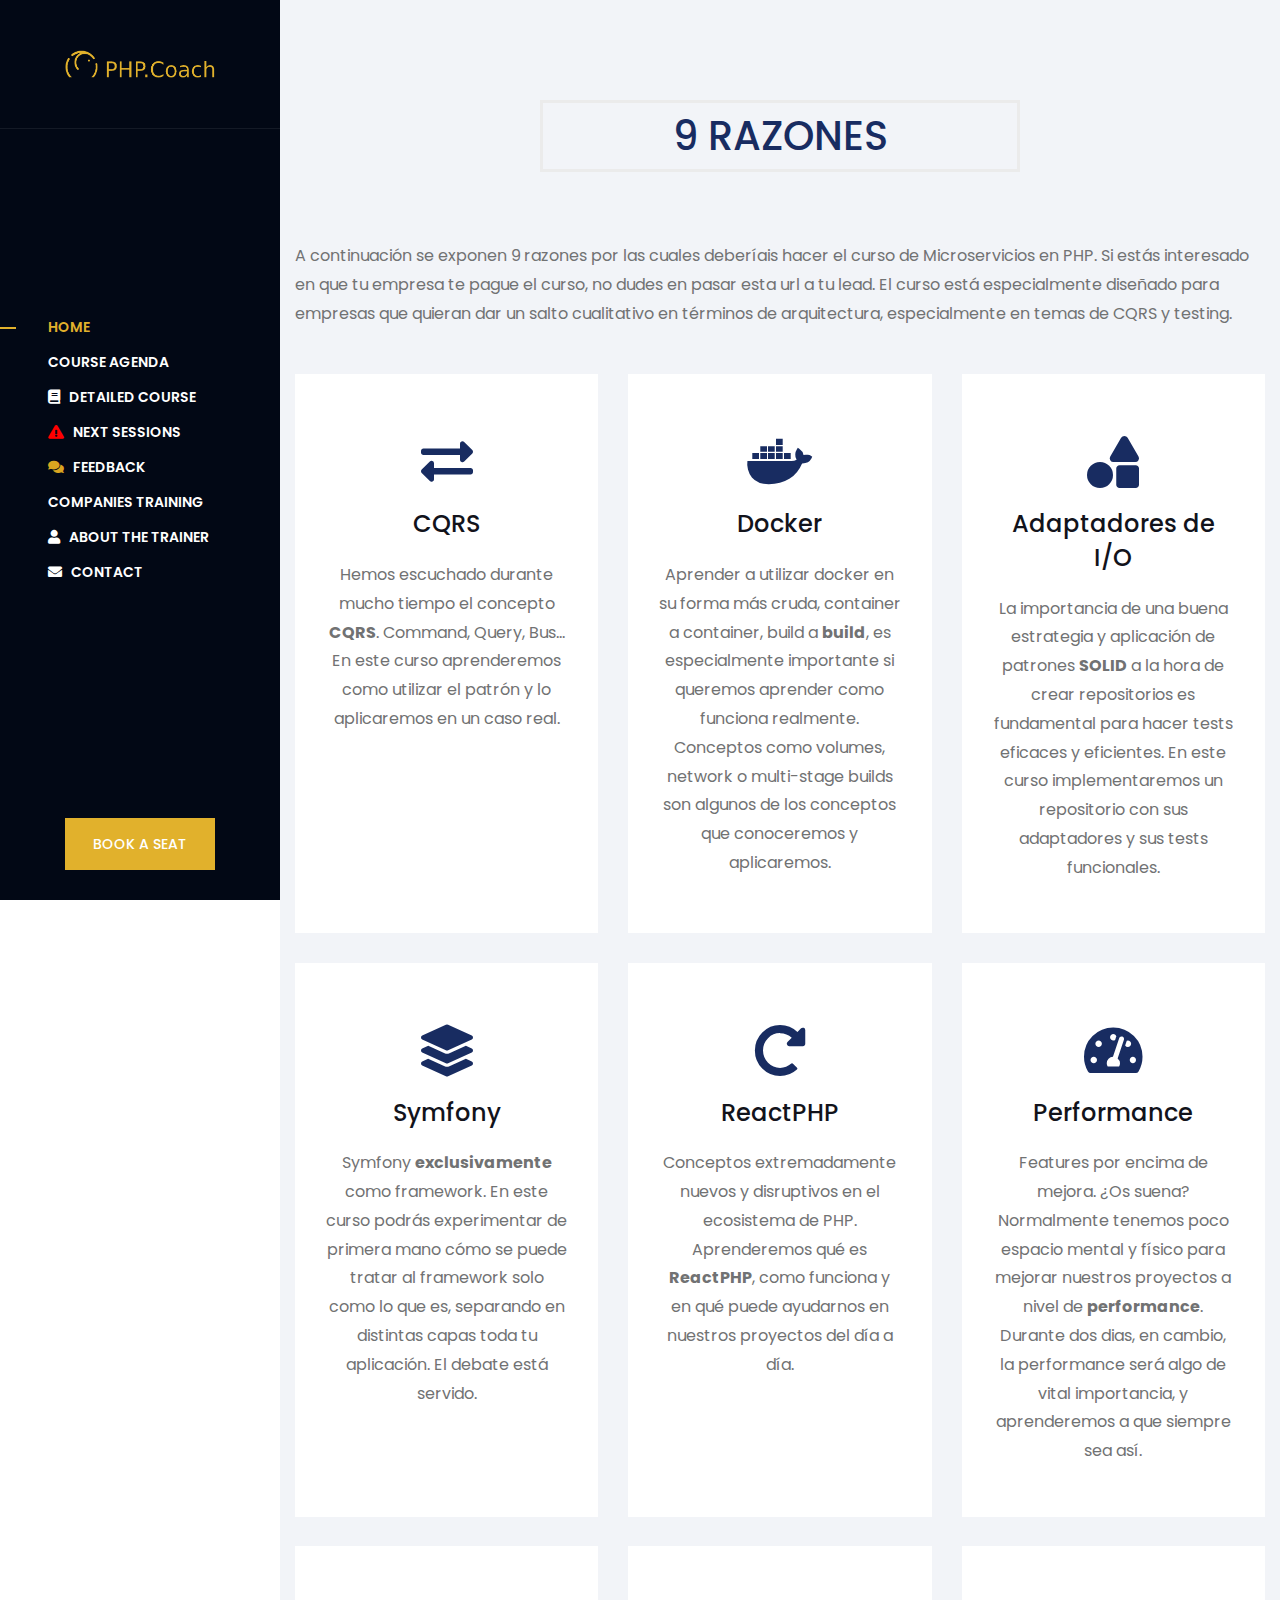
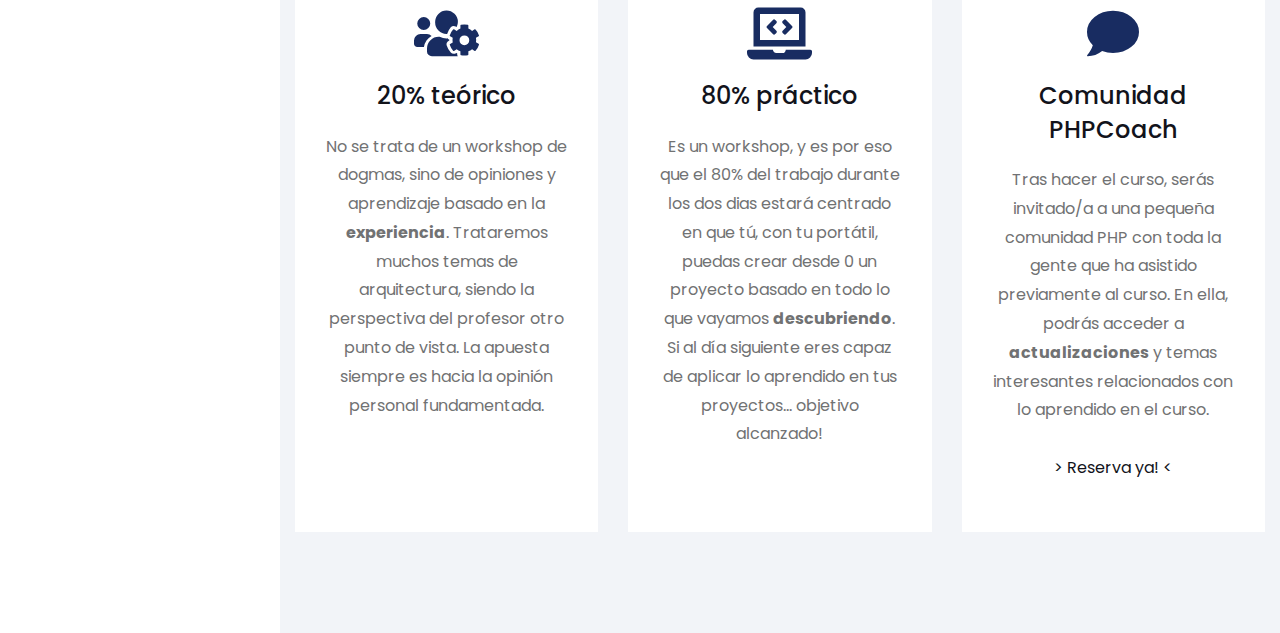
<file: 9-razones.html>
<!doctype html>
<html lang="en">

<head>
    <meta charset="utf-8">
    <meta name="viewport" content="width=device-width, initial-scale=1, shrink-to-fit=no">
    <meta name="description" content="En este curso presencial de 2 dias, aprenderemos como hacer un microservicio en PHP, utilizando CQRS, ReactPHP y Docker">
    <meta http-equiv="X-UA-Compatible" content="IE=edge">
    <meta name="author" content="Marc Morera - PHP Coach">
    <!-- The above 4 meta tags *must* come first in the head; any other head content must come *after* these tags -->

    <!-- Google Analytics -->
    <script>
        (function(i,s,o,g,r,a,m){i['GoogleAnalyticsObject']=r;i[r]=i[r]||function(){
            (i[r].q=i[r].q||[]).push(arguments)},i[r].l=1*new Date();a=s.createElement(o),
            m=s.getElementsByTagName(o)[0];a.async=1;a.src=g;m.parentNode.insertBefore(a,m)
        })(window,document,'script','https://www.google-analytics.com/analytics.js','ga');

        ga('create', 'UA-41917921-6', 'auto');
        ga('send', 'pageview');
    </script>
    <!-- End Google Analytics -->

    <!-- Main Style -->
    <link rel="stylesheet" href="style.css">
    <link rel="icon" href="favicon.ico" type="image/x-icon" />
    <link rel="stylesheet" href="https://cdnjs.cloudflare.com/ajax/libs/font-awesome/5.10.2/css/all.min.css">

    <!-- HTML Meta Tags -->
    <title>Curso PHP Coach - Microservices en PHP</title>
    <meta name="description" content="En este curso presencial de 2 dias, aprenderemos como hacer un microservicio en PHP, utilizando CQRS, ReactPHP y Docker">

    <!-- Google / Search Engine Tags -->
    <meta itemprop="name" content="Curso PHP Coach - Microservices en PHP">
    <meta itemprop="description" content="En este curso presencial de 2 dias, aprenderemos como hacer un microservicio en PHP, utilizando CQRS, ReactPHP y Docker">
    <meta itemprop="image" content="http://php.coach/img/microservices-on-php.png">

    <!-- Facebook Meta Tags -->
    <meta property="og:url" content="https://php.coach/course.es.html">
    <meta property="og:type" content="website">
    <meta property="og:title" content="Curso PHP Coach - Microservices en PHP">
    <meta property="og:description" content="En este curso presencial de 2 dias, aprenderemos como hacer un microservicio en PHP, utilizando CQRS, ReactPHP y Docker">
    <meta property="og:image" content="http://php.coach/img/microservices-on-php.png">

    <!-- Twitter Meta Tags -->
    <meta name="twitter:card" content="summary_large_image">
    <meta name="twitter:title" content="Curso PHP Coach - Microservices en PHP">
    <meta name="twitter:description" content="En este curso presencial de 2 dias, aprenderemos como hacer un microservicio en PHP, utilizando CQRS, ReactPHP y Docker">
    <meta name="twitter:image" content="http://php.coach/img/microservices-on-php.png">

    <style>
        .service-content-area:hover a {
            color: #e1b12c;
            font-weight: bold;
        }

        .point-zone ul li, .point-zone ul li:hover {
            list-style: inherit;
            line-height: 32px;
            color: #717273;
            font-size: 16px;

        }

        .point-zone ul  {
            margin-left: 30px;
        }
    </style>

</head>

<body>
    <!-- Preloader -->
    <div id="preloader">
        <div class="loader"></div>
    </div>

    <div class="progress-container">
        <div class="progress-bar" id="scrollIndicator"></div>
    </div>

    <!-- ***** Header Area Start ***** -->
    <header class="header-area">
        <!-- Logo -->
        <a href="/" class="nav-brand"><img src="img/logo.png" alt="PHP Coach logo"></a>

        <!-- Menu -->
        <div class="dornee-menu pl-5">
            <nav class="dorneenav">
                <ul id="nav">
                    <li class="active"><a href="/#home">Home</a></li>
                    <li><a href="/#course-agenda">Course Agenda</a></li>
                    <li><a href="/course.es.html"><span class="fa fa-book"></span>&nbsp;&nbsp; Detailed course</a></li>
                    <li><a href="/#next-sessions"><span class="fa fa-exclamation-triangle"></span>&nbsp;&nbsp; Next Sessions</a></li>
                    <li><a href="/#feedback"><span class="fa fa-comments feedback"></span>&nbsp;&nbsp; Feedback</a></li>
                    <li><a href="/#companies-training">Companies Training</a></li>
                    <li><a href="/#about-the-trainer"><span class="fa fa-user"></span>&nbsp;&nbsp; About the trainer</a></li>
                    <li><a href="/#contact"><span class="fa fa-envelope"></span>&nbsp;&nbsp; Contact</a></li>
                </ul>
            </nav>
        </div>

        <!-- Menu HideShow -->
        <div class="menu-hideshow">
            <div class="hamburger" id="ham">
                <span class="a"></span>
                <span class="b"></span>
            </div>
        </div>

        <!-- Contact Me -->
        <a href="/#next-sessions" class="contact-me-btn btn dornee-btn" id="contactMebtn">Book a Seat</a>
    </header>
    <!-- ***** Header Area End ***** -->

    <div class="page-content">

        <!-- ***** Service Area Start ***** -->
        <section class="my-service-area bg-gray section-padding-100-70 clearfix" id="course-agenda">
            <div class="container">
                <div class="row">
                    <div class="col-12">
                        <!-- Section Title -->
                        <div class="section-title text-center">
                            <h2>9 razones</h2>
                        </div>
                    </div>
                </div>

                <div class="row">
                    <div class="col-12">
                        <p>
                            A continuación se exponen 9 razones por las cuales deberíais hacer el curso de Microservicios en PHP. Si estás interesado en que tu empresa te pague el curso, no dudes en pasar esta url a tu lead. El curso está especialmente
                            diseñado para empresas que quieran dar un salto cualitativo en términos de arquitectura, especialmente en temas de CQRS y testing.
                        </p>
                    </div>
                </div>

                <div class="row mt-30">
                    <!-- Service Content Area -->
                    <div class="col-12 col-sm-6 col-lg-4">
                        <div class="service-content-area text-center mb-30">
                            <!-- Icon -->
                            <div class="service-icon">
                                <i class="fa fa-exchange-alt"></i>
                            </div>
                            <!-- Content text -->
                            <div class="service-content-text">
                                <h4>CQRS</h4>
                                <p>Hemos escuchado durante mucho tiempo el concepto <strong>CQRS</strong>. Command, Query, Bus... En este curso aprenderemos como utilizar el patrón y lo aplicaremos en un caso real.</p>
                            </div>
                        </div>
                    </div>

                    <!-- Service Content Area -->
                    <div class="col-12 col-sm-6 col-lg-4">
                        <div class="service-content-area text-center mb-30">
                            <div class="service-icon">
                                <i class="fab fa-docker"></i>
                            </div>
                            <!-- Content text -->
                            <div class="service-content-text">
                                <h4>Docker</h4>
                                <p>Aprender a utilizar docker en su forma más cruda, container a container, build a <strong>build</strong>, es especialmente importante si queremos aprender como funciona realmente. Conceptos como volumes, network o multi-stage builds son algunos de los conceptos que conoceremos y aplicaremos.</p>
                            </div>
                        </div>
                    </div>

                    <!-- Service Content Area -->
                    <div class="col-12 col-sm-6 col-lg-4">
                        <div class="service-content-area text-center mb-30">
                            <!-- Icon -->
                            <div class="service-icon">
                                <i class="fa fa-shapes"></i>
                            </div>
                            <!-- Content text -->
                            <div class="service-content-text">
                                <h4>Adaptadores de I/O</h4>
                                <p>La importancia de una buena estrategia y aplicación de patrones <strong>SOLID</strong> a la hora de crear repositorios es fundamental para hacer tests eficaces y eficientes. En este curso implementaremos un repositorio con sus adaptadores y sus tests funcionales.</p>
                            </div>
                        </div>
                    </div>

                    <!-- Service Content Area -->
                    <div class="col-12 col-sm-6 col-lg-4">
                        <div class="service-content-area text-center mb-30">
                            <!-- Icon -->
                            <div class="service-icon">
                                <i class="fa fa-layer-group"></i>
                            </div>
                            <!-- Content text -->
                            <div class="service-content-text">
                                <h4>Symfony</h4>
                                <p>Symfony <strong>exclusivamente</strong> como framework. En este curso podrás experimentar de primera mano cómo se puede tratar al framework solo como lo que es, separando en distintas capas toda tu aplicación. El debate está servido.</p>
                            </div>
                        </div>
                    </div>

                    <!-- Service Content Area -->
                    <div class="col-12 col-sm-6 col-lg-4">
                        <div class="service-content-area text-center mb-30">
                            <!-- Icon -->
                            <div class="service-icon">
                                <i class="fa fa-redo-alt"></i>
                            </div>
                            <!-- Content text -->
                            <div class="service-content-text">
                                <h4>ReactPHP</h4>
                                <p>Conceptos extremadamente nuevos y disruptivos en el ecosistema de PHP. Aprenderemos qué es <strong>ReactPHP</strong>, como funciona y en qué puede ayudarnos en nuestros proyectos del día a día.</p>
                            </div>
                        </div>
                    </div>

                    <!-- Service Content Area -->
                    <div class="col-12 col-sm-6 col-lg-4">
                        <div class="service-content-area text-center mb-30">
                            <!-- Icon -->
                            <div class="service-icon">
                                <i class="fa fa-tachometer-alt"></i>
                            </div>
                            <!-- Content text -->
                            <div class="service-content-text">
                                <h4>Performance</h4>
                                <p>Features por encima de mejora. ¿Os suena? Normalmente tenemos poco espacio mental y físico para mejorar nuestros proyectos a nivel de <strong>performance</strong>. Durante dos dias, en cambio, la performance será algo de vital importancia, y aprenderemos a que siempre sea así.</p>
                            </div>
                        </div>
                    </div>

                    <!-- Service Content Area -->
                    <div class="col-12 col-sm-6 col-lg-4">
                        <div class="service-content-area text-center mb-30">
                            <!-- Icon -->
                            <div class="service-icon">
                                <i class="fa fa-users-cog"></i>
                            </div>
                            <!-- Content text -->
                            <div class="service-content-text">
                                <h4>20% teórico</h4>
                                <p>No se trata de un workshop de dogmas, sino de opiniones y aprendizaje basado en la <strong>experiencia</strong>. Trataremos muchos temas de arquitectura, siendo la perspectiva del profesor otro punto de vista. La apuesta siempre es hacia la opinión personal fundamentada.</p>
                            </div>
                        </div>
                    </div>

                    <!-- Service Content Area -->
                    <div class="col-12 col-sm-6 col-lg-4">
                        <div class="service-content-area text-center mb-30">
                            <!-- Icon -->
                            <div class="service-icon">
                                <i class="fa fa-laptop-code"></i>
                            </div>
                            <!-- Content text -->
                            <div class="service-content-text">
                                <h4>80% práctico</h4>
                                <p>Es un workshop, y es por eso que el 80% del trabajo durante los dos dias estará centrado en que tú, con tu portátil, puedas crear desde 0 un proyecto basado en todo lo que vayamos <strong>descubriendo</strong>. Si al día siguiente eres capaz de aplicar lo aprendido en tus proyectos... objetivo alcanzado!</p>
                            </div>
                        </div>
                    </div>

                    <!-- Service Content Area -->
                    <div class="col-12 col-sm-6 col-lg-4">
                        <div class="service-content-area text-center mb-30">
                            <!-- Icon -->
                            <div class="service-icon">
                                <i class="fa fa-comment"></i>
                            </div>
                            <!-- Content text -->
                            <div class="service-content-text">
                                <h4>Comunidad PHPCoach</h4>
                                <p>
                                    Tras hacer el curso, serás invitado/a a una pequeña comunidad PHP con toda la gente que ha asistido previamente al curso. En ella, podrás acceder a <strong>actualizaciones</strong> y temas interesantes relacionados con lo aprendido en el curso.<br><br>
                                    <a href="/#next-sessions">> Reserva ya! <</a>
                                </p>
                            </div>
                        </div>
                    </div>
                </div>
            </div>
        </section>
    </div>

    <!-- All JavaScript Files -->
    <script src="js/jquery.min.js"></script>
    <script src="js/popper.min.js"></script>
    <script src="js/bootstrap.min.js"></script>
    <script src="js/bundle.js"></script>
    <script src="js/active.js"></script>

    <script id="mcjs">!function(c,h,i,m,p){m=c.createElement(h),p=c.getElementsByTagName(h)[0],m.async=1,m.src=i,p.parentNode.insertBefore(m,p)}(document,"script","https://chimpstatic.com/mcjs-connected/js/users/c11fd3061a6f0d72f6464d2f4/84ab7df037d8fdd3aad087ac6.js");</script>

</body>

</html>
</file>
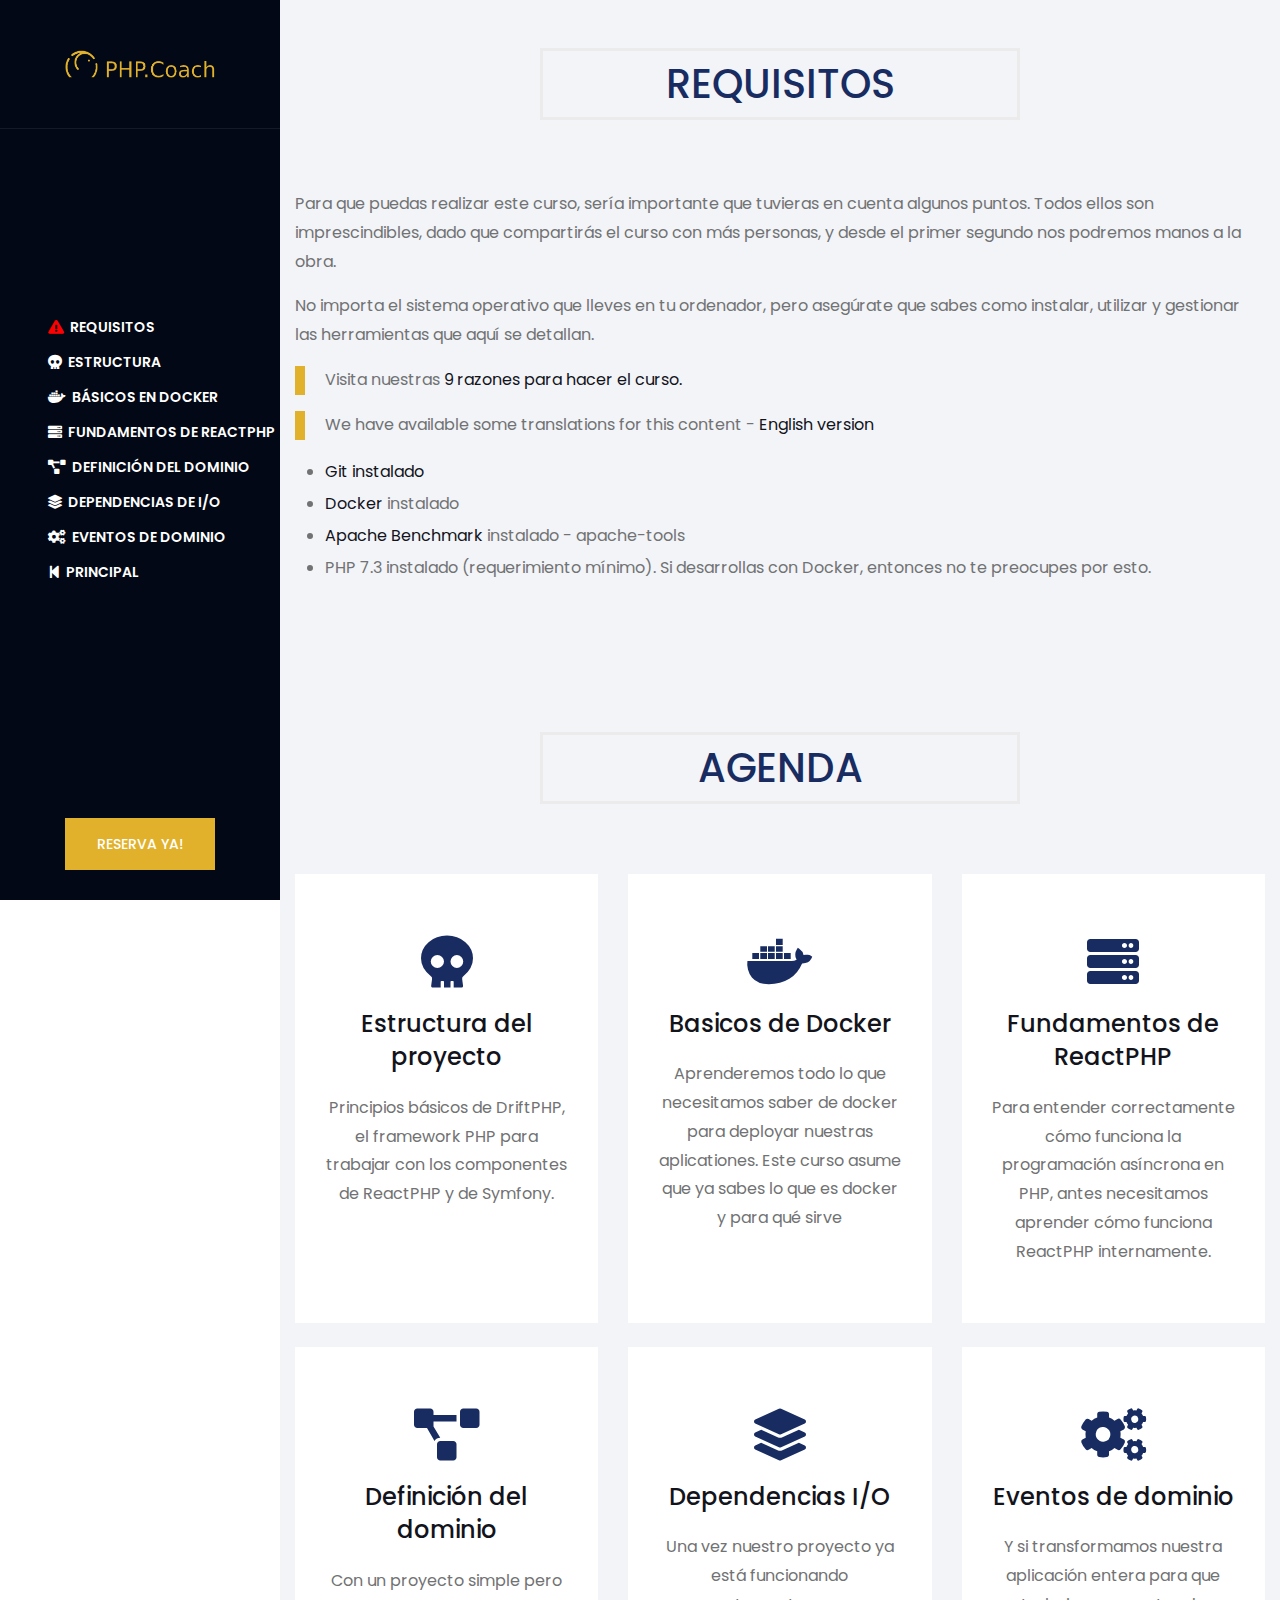
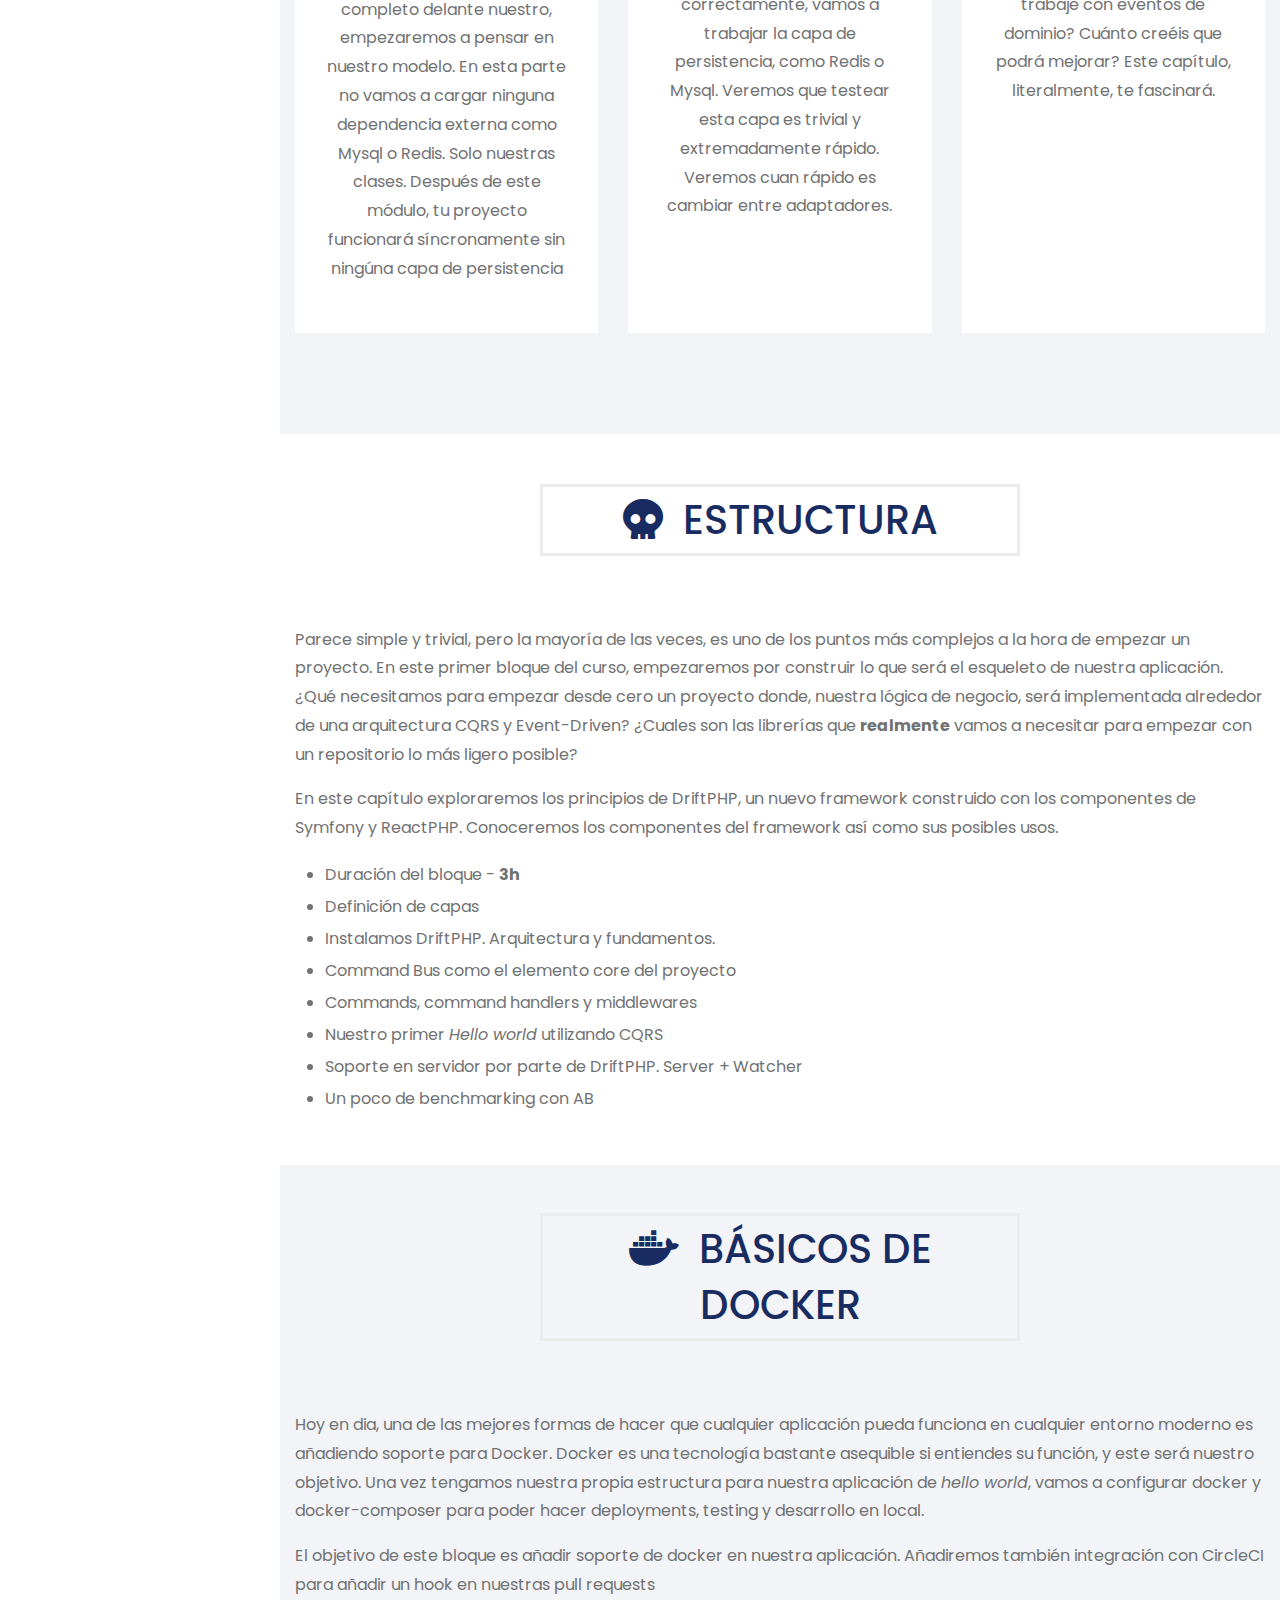
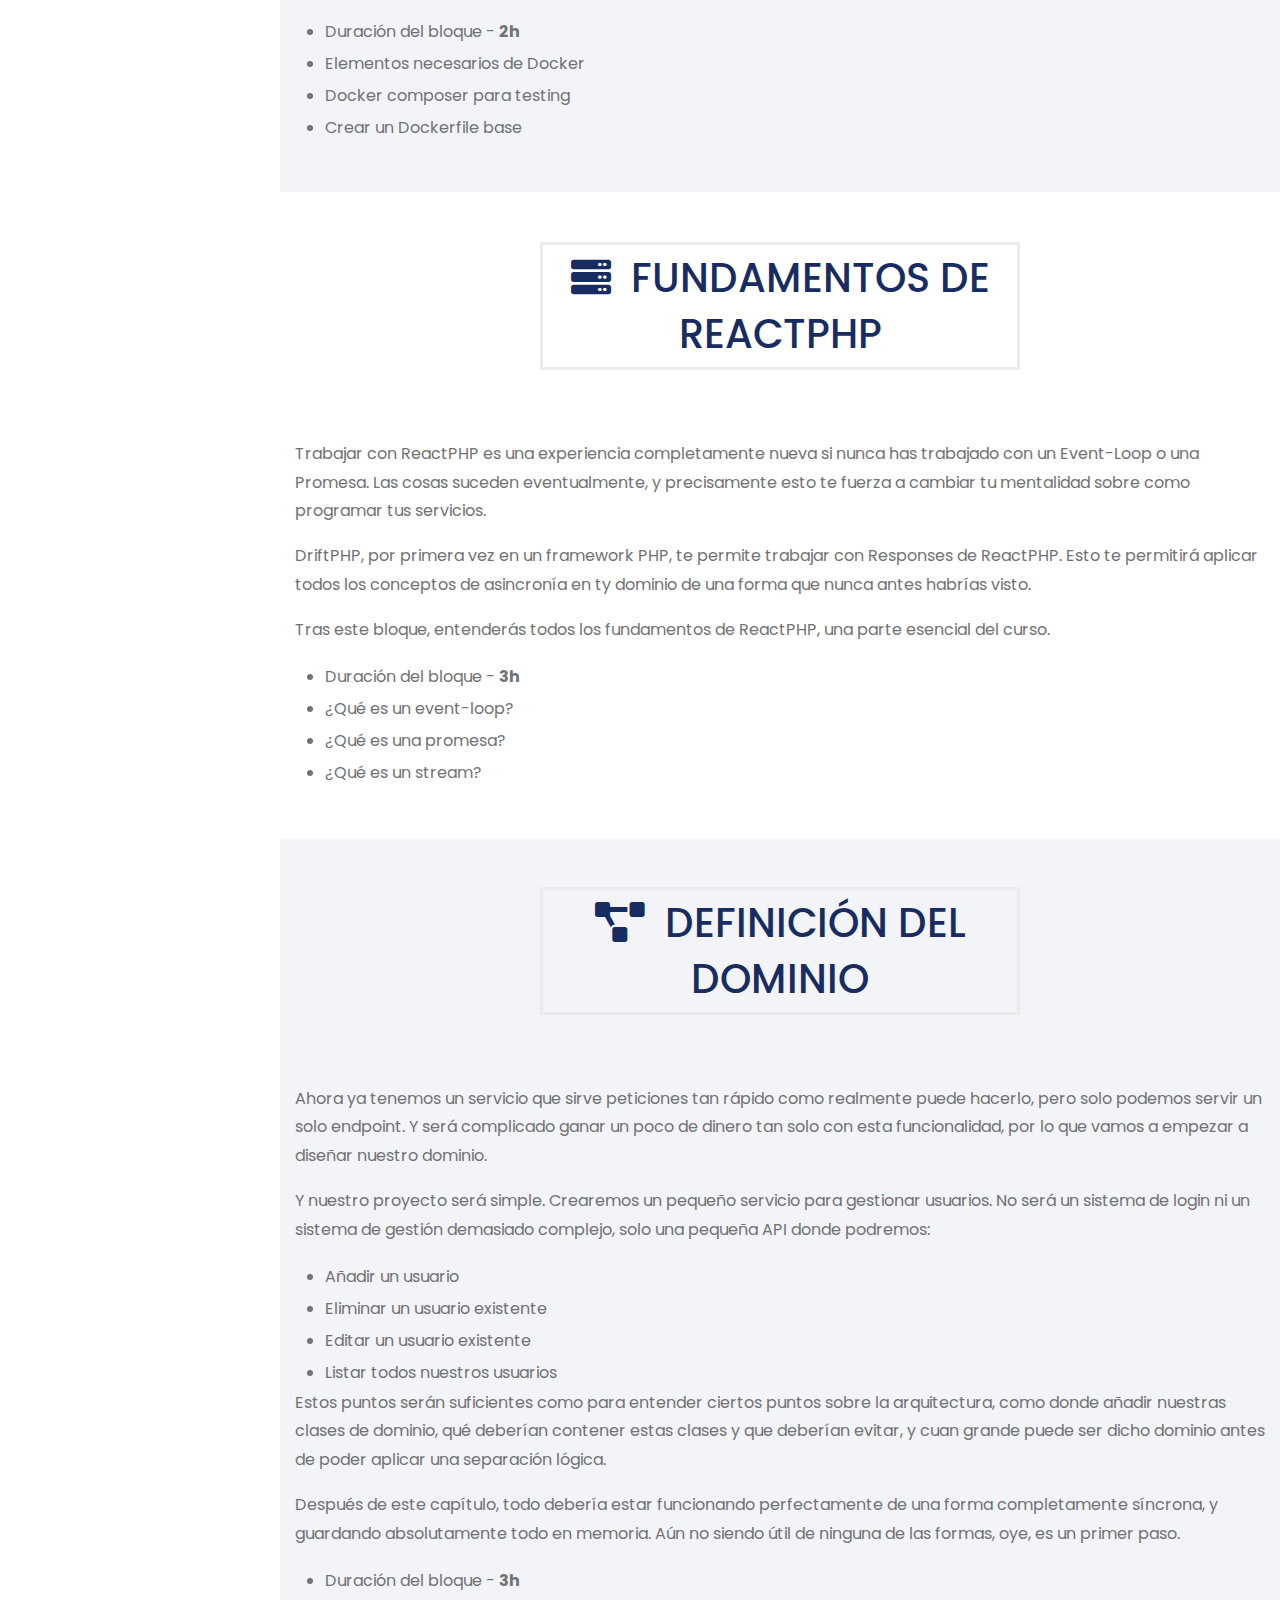
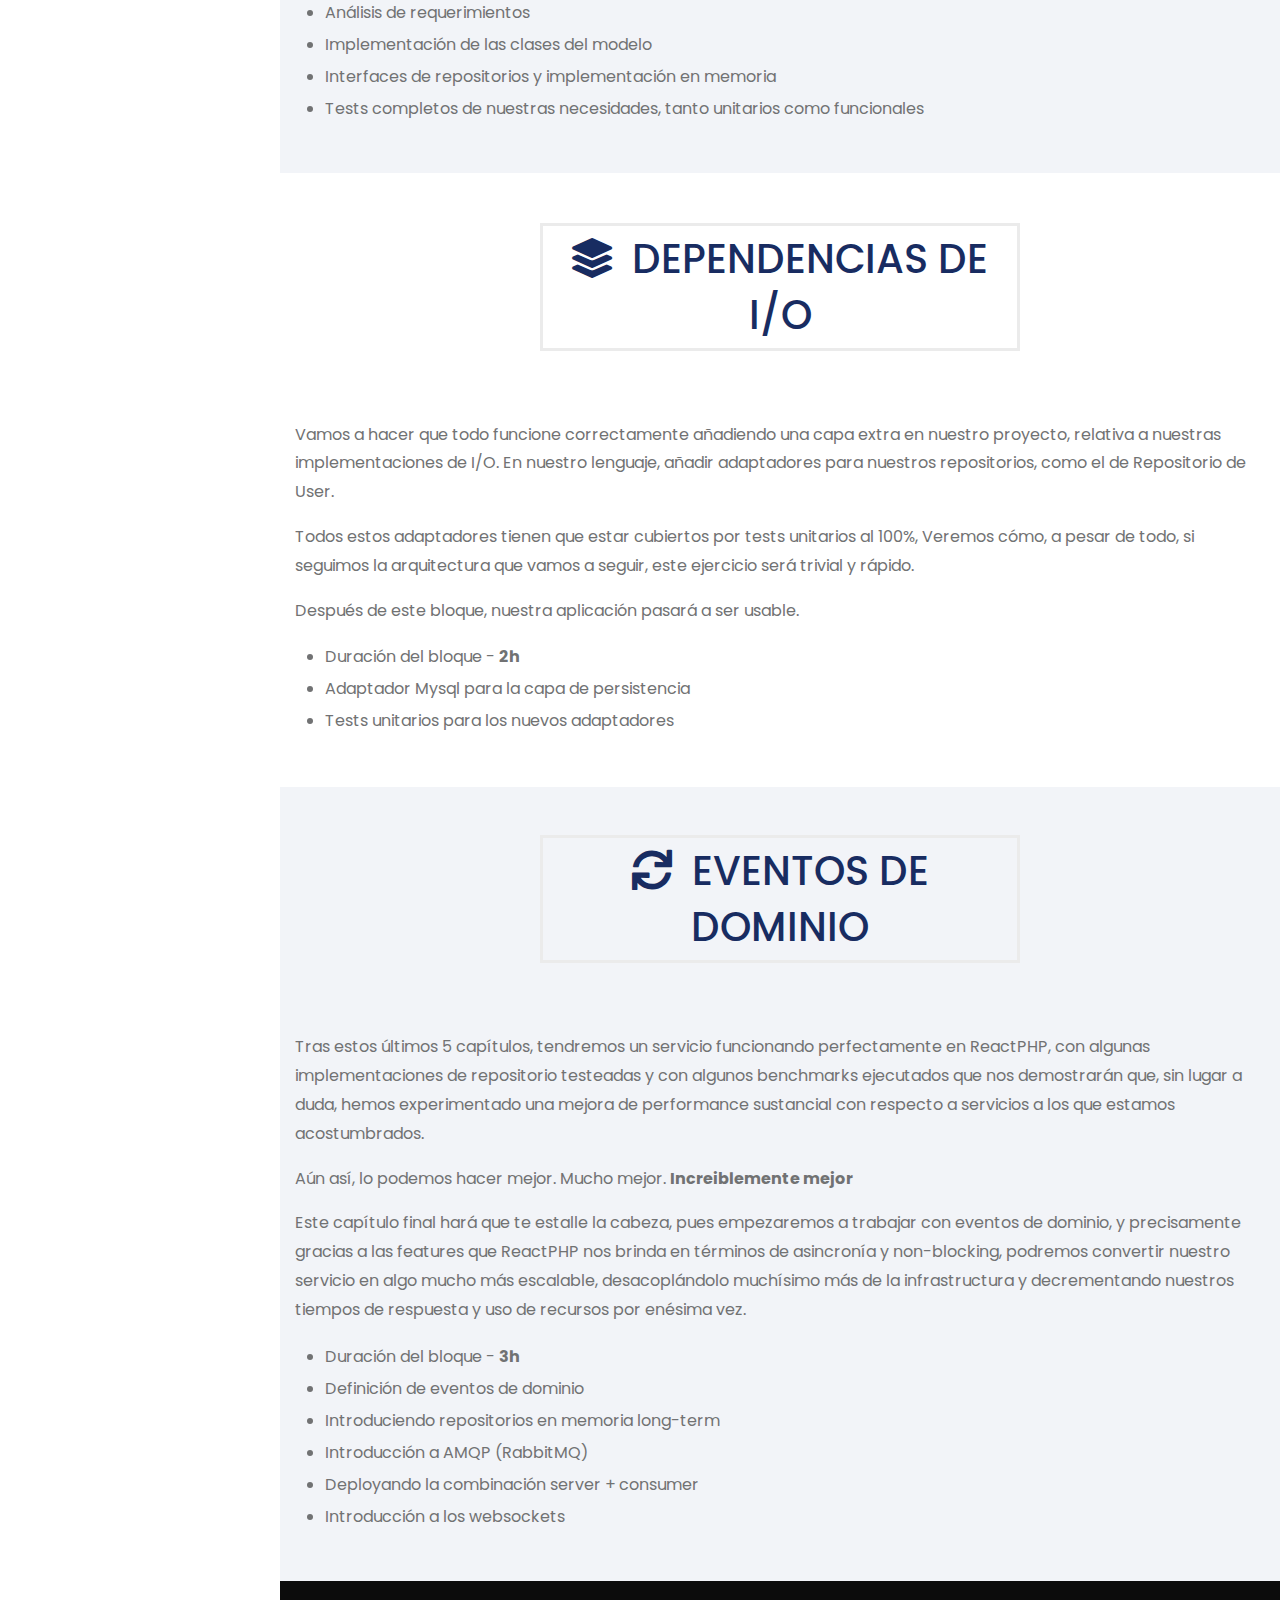
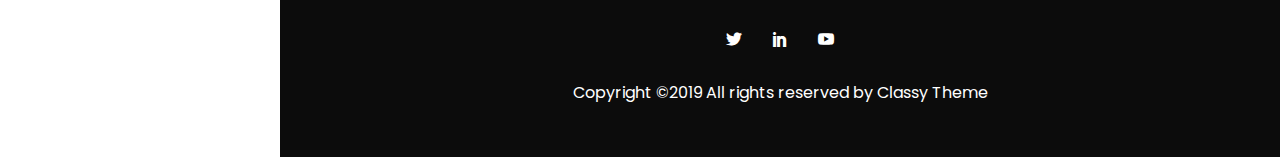
<file: course.es.html>
<!doctype html>
<html lang="en">

<head>
    <meta charset="utf-8">
    <meta name="viewport" content="width=device-width, initial-scale=1, shrink-to-fit=no">
    <meta name="description" content="En este curso presencial de 2 dias, aprenderemos como hacer un microservicio en PHP, utilizando CQRS, ReactPHP y Docker">
    <meta http-equiv="X-UA-Compatible" content="IE=edge">
    <meta name="author" content="Marc Morera - PHP Coach">
    <!-- The above 4 meta tags *must* come first in the head; any other head content must come *after* these tags -->

    <!-- Google Analytics -->
    <script>
        (function(i,s,o,g,r,a,m){i['GoogleAnalyticsObject']=r;i[r]=i[r]||function(){
            (i[r].q=i[r].q||[]).push(arguments)},i[r].l=1*new Date();a=s.createElement(o),
            m=s.getElementsByTagName(o)[0];a.async=1;a.src=g;m.parentNode.insertBefore(a,m)
        })(window,document,'script','https://www.google-analytics.com/analytics.js','ga');

        ga('create', 'UA-41917921-6', 'auto');
        ga('send', 'pageview');
    </script>
    <!-- End Google Analytics -->

    <!-- Main Style -->
    <link rel="stylesheet" href="style.css">
    <link rel="icon" href="favicon.ico" type="image/x-icon" />
    <link rel="stylesheet" href="https://cdnjs.cloudflare.com/ajax/libs/font-awesome/5.10.2/css/all.min.css">

    <!-- HTML Meta Tags -->
    <title>PHP Coach Course - Event-Driven en PHP</title>
    <meta name="description" content="En este curso aprenderás como hacer un servicio en PHP, utilizando Eventos de dominio, CQRS, ReactPHP y Docker">

    <!-- Google / Search Engine Tags -->
    <meta itemprop="name" content="Curso PHP Coach - Event-Driven en PHP">
    <meta itemprop="description" content="En este curso aprenderás como hacer un servicio en PHP, utilizando Eventos de dominio, CQRS, ReactPHP y Docker">
    <meta itemprop="image" content="http://php.coach/img/event-driven-in-php.png">

    <!-- Facebook Meta Tags -->
    <meta property="og:url" content="https://php.coach/course.es.html">
    <meta property="og:type" content="website">
    <meta property="og:title" content="Curso PHP Coach - Event-Driven en PHP">
    <meta property="og:description" content="En este curso aprenderás como hacer un servicio en PHP, utilizando Eventos de dominio, CQRS, ReactPHP y Docker">
    <meta property="og:image" content="http://php.coach/img/event-driven-in-php.png">

    <!-- Twitter Meta Tags -->
    <meta name="twitter:card" content="summary_large_image">
    <meta name="twitter:title" content="Curso PHP Coach - Event-Driven en PHP">
    <meta name="twitter:description" content="En este curso aprenderás como hacer un servicio en PHP, utilizando Eventos de dominio, CQRS, ReactPHP y Docker">
    <meta name="twitter:image" content="http://php.coach/img/event-driven-in-php.png">

    <style>
        .service-content-area:hover a {
            color: #e1b12c;
            font-weight: bold;
        }

        .point-zone ul li, .point-zone ul li:hover {
            list-style: inherit;
            line-height: 32px;
            color: #717273;
            font-size: 16px;

        }

        .point-zone ul  {
            margin-left: 30px;
        }
    </style>

</head>

<body>
    <!-- Preloader -->
    <div id="preloader">
        <div class="loader"></div>
    </div>

    <div class="progress-container">
        <div class="progress-bar" id="scrollIndicator"></div>
    </div>

    <!-- ***** Header Area Start ***** -->
    <header class="header-area">
        <!-- Logo -->
        <a href="/" class="nav-brand"><img src="img/logo.png" alt="PHP Coach logo"></a>

        <!-- Menu -->
        <div class="dornee-menu pl-5">
            <nav class="dorneenav">
                <ul id="nav">
                    <li><a href="#requisites"><span class="fa fa-exclamation-triangle"></span>&nbsp;&nbsp;Requisitos</a></li>
                    <li><a href="#skeleton"><span class="fa fa-skull"></span>&nbsp;&nbsp;Estructura</a></li>
                    <li><a href="#docker-basics"><span class="fab fa-docker"></span>&nbsp;&nbsp;Básicos en Docker</a></li>
                    <li><a href="#reactphp-fundamentals"><span class="fa fa-server"></span>&nbsp;&nbsp;Fundamentos de ReactPHP</a></li>
                    <li><a href="#domain-definition"><span class="fa fa-project-diagram"></span>&nbsp;&nbsp;Definición del Dominio</a></li>
                    <li><a href="#io-dependencies"><span class="fa fa-layer-group"></span>&nbsp;&nbsp;Dependencias de I/O</a></li>
                    <li><a href="#turning-event-driven"><span class="fa fa-cogs"></span>&nbsp;&nbsp;Eventos de Dominio</a></li>
                    <li><a href="/"><span class="fa fa-step-backward"></span>&nbsp;&nbsp;Principal</a></li>
                </ul>
            </nav>
        </div>

        <!-- Menu HideShow -->
        <div class="menu-hideshow">
            <div class="hamburger" id="ham">
                <span class="a"></span>
                <span class="b"></span>
            </div>
        </div>

        <!-- Contact Me -->
        <a href="/#next-sessions" class="contact-me-btn btn dornee-btn" id="contactMebtn">Reserva ya!</a>
    </header>
    <!-- ***** Header Area End ***** -->

    <div class="page-content">
        <section class="point-zone bg-gray clearfix pb-5 pt-5" id="requisites">
            <div class="container">
                <div class="row">
                    <div class="col-12">
                        <!-- Section Title -->
                        <div class="section-title text-center wow fadeInUp" data-wow-delay="300ms">
                            <h2>Requisitos</h2>
                        </div>
                    </div>
                </div>

                <div class="row">
                    <div class="col-12">
                        <p>
                            Para que puedas realizar este curso, sería importante que
                            tuvieras en cuenta algunos puntos. Todos ellos son
                            imprescindibles, dado que compartirás el curso con
                            más personas, y desde el primer segundo nos podremos
                            manos a la obra.
                        </p>

                        <p>
                            No importa el sistema operativo que lleves en tu ordenador,
                            pero asegúrate que sabes como instalar, utilizar y gestionar
                            las herramientas que aquí se detallan.
                        </p>

                        <p class="info-block">
                            Visita nuestras <a href="9-razones.html">9 razones para hacer el curso.</a>
                        </p>

                        <p class="info-block">
                            We have available some translations for this content - <a href="course.html">English version</a>
                        </p>

                        <ul>
                            <li><a href="https://git-scm.com/book/en/v2/Getting-Started-Installing-Git" target="_blank">Git instalado</a></li>
                            <li><a href="https://docs.docker.com/install/" target="_blank">Docker</a> instalado</li>
                            <li><a href="https://www.tutorialspoint.com/apache_bench/apache_bench_environment_setup.htm" target="_blank">Apache Benchmark</a> instalado - apache-tools</li>
                            <li>PHP 7.3 instalado (requerimiento mínimo). Si desarrollas con Docker, entonces no te preocupes por esto.</li>
                        </ul>
                    </div>
                </div>
            </div>
        </section>
        <!-- ***** Service Area End ***** -->

        <!-- ***** Service Area Start ***** -->
        <section class="my-service-area bg-gray section-padding-100-70 clearfix" id="course-agenda">
            <div class="container">
                <div class="row">
                    <div class="col-12">
                        <!-- Section Title -->
                        <div class="section-title text-center wow fadeInUp" data-wow-delay="300ms">
                            <h2>Agenda</h2>
                        </div>
                    </div>
                </div>

                <div class="row">
                    <!-- Service Content Area -->
                    <div class="col-12 col-sm-6 col-lg-4">
                        <a href="#skeleton">
                            <div class="service-content-area text-center mb-30 wow fadeInUp" data-wow-delay="300ms">
                                <!-- Icon -->
                                <div class="service-icon">
                                    <i class="fa fa-skull"></i>
                                </div>
                                <!-- Content text -->
                                <div class="service-content-text">
                                    <h4>Estructura del proyecto</h4>
                                    <p>Principios básicos de DriftPHP, el framework PHP para trabajar con los componentes de ReactPHP y de Symfony.</p>
                                </div>
                            </div>
                        </a>
                    </div>

                    <!-- Service Content Area -->
                    <div class="col-12 col-sm-6 col-lg-4">
                        <a href="#docker-basics">
                            <div class="service-content-area text-center mb-30 wow fadeInUp" data-wow-delay="300ms">
                                <!-- Icon -->
                                <div class="service-icon">
                                    <i class="fab fa-docker"></i>
                                </div>
                                <!-- Content text -->
                                <div class="service-content-text">
                                    <h4>Basicos de Docker</h4>
                                    <p>Aprenderemos todo lo que necesitamos saber de docker para deployar nuestras aplicationes. Este curso asume que ya sabes lo que es docker y para qué sirve</p>
                                </div>
                            </div>
                        </a>
                    </div>

                    <!-- Service Content Area -->
                    <div class="col-12 col-sm-6 col-lg-4">
                        <a href="#reactphp-fundamentals">
                            <div class="service-content-area text-center mb-30 wow fadeInUp" data-wow-delay="300ms">
                                <!-- Icon -->
                                <div class="service-icon">
                                    <i class="fa fa-server"></i>
                                </div>
                                <!-- Content text -->
                                <div class="service-content-text">
                                    <h4>Fundamentos de ReactPHP</h4>
                                    <p>Para entender correctamente cómo funciona la programación asíncrona en PHP, antes necesitamos aprender cómo funciona ReactPHP internamente.</p>
                                </div>
                            </div>
                        </a>
                    </div>

                    <!-- Service Content Area -->
                    <div class="col-12 col-sm-6 col-lg-4">
                        <a href="#domain-definition">
                            <div class="service-content-area text-center mb-30 wow fadeInUp" data-wow-delay="300ms">
                                <!-- Icon -->
                                <div class="service-icon">
                                    <i class="fa fa-project-diagram"></i>
                                </div>
                                <!-- Content text -->
                                <div class="service-content-text">
                                    <h4>Definición del dominio</h4>
                                    <p>Con un proyecto simple pero completo delante nuestro, empezaremos a pensar en nuestro modelo. En esta parte no vamos a cargar ninguna dependencia externa como Mysql o Redis. Solo nuestras clases. Después de este módulo, tu proyecto funcionará síncronamente sin ningúna capa de persistencia</p>
                                </div>
                            </div>
                        </a>
                    </div>

                    <!-- Service Content Area -->
                    <div class="col-12 col-sm-6 col-lg-4">
                        <a href="#io-dependencies">
                            <div class="service-content-area text-center mb-30 wow fadeInUp" data-wow-delay="300ms">
                                <!-- Icon -->
                                <div class="service-icon">
                                    <i class="fa fa-layer-group"></i>
                                </div>
                                <!-- Content text -->
                                <div class="service-content-text">
                                    <h4>Dependencias I/O</h4>
                                    <p>Una vez nuestro proyecto ya está funcionando correctamente, vamos a trabajar la capa de persistencia, como Redis o Mysql. Veremos que testear esta capa es trivial y extremadamente rápido. Veremos cuan rápido es cambiar entre adaptadores.</p>
                                </div>
                            </div>
                        </a>
                    </div>

                    <!-- Service Content Area -->
                    <div class="col-12 col-sm-6 col-lg-4">
                        <a href="#turning-event-driven">
                            <div class="service-content-area text-center mb-30 wow fadeInUp" data-wow-delay="300ms">
                                <!-- Icon -->
                                <div class="service-icon">
                                    <i class="fa fa-cogs"></i>
                                </div>
                                <!-- Content text -->
                                <div class="service-content-text">
                                    <h4>Eventos de dominio</h4>
                                    <p>Y si transformamos nuestra aplicación entera para que trabaje con eventos de dominio? Cuánto creéis que podrá mejorar? Este capítulo, literalmente, te fascinará.</p>
                                </div>
                            </div>
                        </a>
                    </div>
                </div>
            </div>
        </section>
        <!-- ***** Service Area End ***** -->

        <!-- ***** Service Area Start ***** -->
        <section class="point-zone clearfix mt-50 mb-50" id="skeleton">
            <div class="container">
                <div class="row">
                    <div class="col-12">
                        <!-- Section Title -->
                        <div class="section-title text-center wow fadeInUp" data-wow-delay="300ms">
                            <h2><span class="fa fa-skull"></span>&nbsp;&nbsp;Estructura</h2>
                        </div>
                    </div>
                </div>

                <div class="row">
                    <div class="col-12">

                        <p>
                            Parece simple y trivial, pero la mayoría de las veces,
                            es uno de los puntos más complejos a la hora de empezar
                            un proyecto. En este primer bloque del curso, empezaremos
                            por construir lo que será el esqueleto de nuestra aplicación.
                            ¿Qué necesitamos para empezar desde cero un proyecto donde,
                            nuestra lógica de negocio, será implementada alrededor
                            de una arquitectura CQRS y Event-Driven?
                            ¿Cuales son las librerías que <strong>realmente</strong>
                            vamos a necesitar para empezar con un repositorio lo más
                            ligero posible?
                        </p>

                        <p>
                            En este capítulo exploraremos los principios de DriftPHP,
                            un nuevo framework construido con los componentes de Symfony
                            y ReactPHP. Conoceremos los componentes del framework así
                            como sus posibles usos.
                        </p>

                        <ul>
                            <li>Duración del bloque - <strong>3h</strong></li>
                            <li>Definición de capas</li>
                            <li>Instalamos DriftPHP. Arquitectura y fundamentos.</li>
                            <li>Command Bus como el elemento core del proyecto</li>
                            <li>Commands, command handlers y middlewares</li>
                            <li>Nuestro primer <i>Hello world</i> utilizando CQRS</li>
                            <li>Soporte en servidor por parte de DriftPHP. Server + Watcher</li>
                            <li>Un poco de benchmarking con AB</li>
                        </ul>
                    </div>
                </div>
            </div>
        </section>
        <!-- ***** Service Area End ***** -->


        <section class="point-zone bg-gray clearfix pb-5 pt-5" id="docker-basics">
            <div class="container">
                <div class="row">
                    <div class="col-12">
                        <!-- Section Title -->
                        <div class="section-title text-center wow fadeInUp" data-wow-delay="300ms">
                            <h2><span class="fab fa-docker"></span>&nbsp;&nbsp;Básicos de Docker</h2>
                        </div>
                    </div>
                </div>

                <div class="row">
                    <div class="col-12">
                        <p>
                            Hoy en dia, una de las mejores formas de hacer que cualquier
                            aplicación pueda funciona en cualquier entorno moderno es
                            añadiendo soporte para Docker. Docker es una tecnología bastante
                            asequible si entiendes su función, y este será nuestro
                            objetivo. Una vez tengamos nuestra propia estructura para
                            nuestra aplicación de <i>hello world</i>, vamos a configurar
                            docker y docker-composer para poder hacer deployments, testing
                            y desarrollo en local.
                        </p>

                        <p>
                            El objetivo de este bloque es añadir soporte de docker
                            en nuestra aplicación. Añadiremos también integración
                            con CircleCI para añadir un hook en nuestras pull requests
                        </p>

                        <ul>
                            <li>Duración del bloque - <strong>2h</strong></li>
                            <li>Elementos necesarios de Docker</li>
                            <li>Docker composer para testing</li>
                            <li>Crear un Dockerfile base</li>
                        </ul>
                    </div>
                </div>
            </div>
        </section>
        <!-- ***** Service Area End ***** -->

        <!-- ***** Service Area Start ***** -->
        <section class="point-zone clearfix mt-50 mb-50" id="reactphp-fundamentals">
            <div class="container">
                <div class="row">
                    <div class="col-12">
                        <!-- Section Title -->
                        <div class="section-title text-center wow fadeInUp" data-wow-delay="300ms">
                            <h2><span class="fa fa-server"></span>&nbsp;&nbsp;Fundamentos de ReactPHP</h2>
                        </div>
                    </div>
                </div>

                <div class="row">
                    <div class="col-12">
                        <p>
                            Trabajar con ReactPHP es una experiencia completamente nueva
                            si nunca has trabajado con un Event-Loop o una Promesa. Las
                            cosas suceden eventualmente, y precisamente esto te fuerza
                            a cambiar tu mentalidad sobre como programar tus servicios.
                        </p>

                        <p>
                            DriftPHP, por primera vez en un framework PHP, te permite
                            trabajar con Responses de ReactPHP. Esto te permitirá
                            aplicar todos los conceptos de asincronía en ty dominio de una forma
                            que nunca antes habrías visto.
                        </p>

                        <p>
                            Tras este bloque, entenderás todos los fundamentos de ReactPHP, una parte
                            esencial del curso.
                        </p>

                        <ul>
                            <li>Duración del bloque - <strong>3h</strong></li>
                            <li>¿Qué es un event-loop?</li>
                            <li>¿Qué es una promesa?</li>
                            <li>¿Qué es un stream?</li>
                        </ul>
                    </div>
                </div>
            </div>
        </section>
        <!-- ***** Service Area End ***** -->


        <section class="point-zone bg-gray clearfix pb-5 pt-5" id="domain-definition">
            <div class="container">
                <div class="row">
                    <div class="col-12">
                        <!-- Section Title -->
                        <div class="section-title text-center wow fadeInUp" data-wow-delay="300ms">
                            <h2><span class="fa fa-project-diagram"></span>&nbsp;&nbsp;Definición del Dominio</h2>
                        </div>
                    </div>
                </div>

                <div class="row">
                    <div class="col-12">
                        <p>
                            Ahora ya tenemos un servicio que sirve peticiones tan
                            rápido como realmente puede hacerlo, pero solo podemos
                            servir un solo endpoint. Y será complicado ganar un poco
                            de dinero tan solo con esta funcionalidad, por lo que
                            vamos a empezar a diseñar nuestro dominio.
                        </p>

                        <p>
                            Y nuestro proyecto será simple. Crearemos un pequeño
                            servicio para gestionar usuarios. No será un sistema
                            de login ni un sistema de gestión demasiado complejo,
                            solo una pequeña API donde podremos:
                        </p>

                        <ul>
                            <li>Añadir un usuario</li>
                            <li>Eliminar un usuario existente</li>
                            <li>Editar un usuario existente</li>
                            <li>Listar todos nuestros usuarios</li>
                        </ul>

                        <p>
                            Estos puntos serán suficientes como para entender
                            ciertos puntos sobre la arquitectura, como donde añadir
                            nuestras clases de dominio, qué deberían contener estas clases
                            y que deberían evitar, y cuan grande puede ser dicho dominio
                            antes de poder aplicar una separación lógica.
                        </p>

                        <p>
                            Después de este capítulo, todo debería estar funcionando
                            perfectamente de una forma completamente síncrona, y
                            guardando absolutamente todo en memoria. Aún no siendo
                            útil de ninguna de las formas, oye, es un primer paso.
                        </p>

                        <ul>
                            <li>Duración del bloque - <strong>3h</strong></li>
                            <li>Análisis de requerimientos</li>
                            <li>Implementación de las clases del modelo</li>
                            <li>Interfaces de repositorios y implementación en memoria</li>
                            <li>Tests completos de nuestras necesidades, tanto unitarios como funcionales</li>
                        </ul>
                    </div>
                </div>
            </div>
        </section>
        <!-- ***** Service Area End ***** -->



        <!-- ***** Service Area Start ***** -->
        <section class="point-zone clearfix mt-50 mb-50" id="io-dependencies">
            <div class="container">
                <div class="row">
                    <div class="col-12">
                        <!-- Section Title -->
                        <div class="section-title text-center wow fadeInUp" data-wow-delay="300ms">
                            <h2><span class="fa fa-layer-group"></span>&nbsp;&nbsp;Dependencias de I/O</h2>
                        </div>
                    </div>
                </div>

                <div class="row">
                    <div class="col-12">
                        <p>
                            Vamos a hacer que todo funcione correctamente añadiendo una
                            capa extra en nuestro proyecto, relativa a nuestras implementaciones
                            de I/O. En nuestro lenguaje, añadir adaptadores para nuestros
                            repositorios, como el de Repositorio de User.
                        </p>

                        <p>
                            Todos estos adaptadores tienen que estar cubiertos por tests
                            unitarios al 100%, Veremos cómo, a pesar de todo, si seguimos
                            la arquitectura que vamos a seguir, este ejercicio será trivial
                            y rápido.
                        </p>

                        <p>
                            Después de este bloque, nuestra aplicación pasará a ser usable.
                        </p>

                        <ul>
                            <li>Duración del bloque - <strong>2h</strong></li>
                            <li>Adaptador Mysql para la capa de persistencia</li>
                            <li>Tests unitarios para los nuevos adaptadores</li>
                        </ul>
                    </div>
                </div>
            </div>
        </section>
        <!-- ***** Service Area End ***** -->


        <section class="point-zone bg-gray clearfix pb-5 pt-5" id="turning-event-driven">
            <div class="container">
                <div class="row">
                    <div class="col-12">
                        <!-- Section Title -->
                        <div class="section-title text-center wow fadeInUp" data-wow-delay="300ms">
                            <h2><span class="fa fa-sync"></span>&nbsp;&nbsp;Eventos de dominio</h2>
                        </div>
                    </div>
                </div>

                <div class="row">
                    <div class="col-12">
                        <p>
                            Tras estos últimos 5 capítulos, tendremos un servicio funcionando
                            perfectamente en ReactPHP, con algunas implementaciones de repositorio
                            testeadas y con algunos benchmarks ejecutados que nos demostrarán que,
                            sin lugar a duda, hemos experimentado una mejora de performance sustancial
                            con respecto a servicios a los que estamos acostumbrados.
                        </p>

                        <p>
                            Aún así, lo podemos hacer mejor. Mucho mejor. <strong>Increiblemente mejor</strong>
                        </p>

                        <p>
                            Este capítulo final hará que te estalle la cabeza, pues empezaremos a trabajar
                            con eventos de dominio, y precisamente gracias a las features que ReactPHP nos
                            brinda en términos de asincronía y non-blocking, podremos convertir nuestro servicio
                            en algo mucho más escalable, desacoplándolo muchísimo más de la infrastructura y
                            decrementando nuestros tiempos de respuesta y uso de recursos por enésima vez.
                        </p>

                        <ul>
                            <li>Duración del bloque - <strong>3h</strong></li>
                            <li>Definición de eventos de dominio</li>
                            <li>Introduciendo repositorios en memoria long-term</li>
                            <li>Introducción a AMQP (RabbitMQ)</li>
                            <li>Deployando la combinación server + consumer</li>
                            <li>Introducción a los websockets</li>
                        </ul>
                    </div>
                </div>
            </div>
        </section>
        <!-- ***** Service Area End ***** -->


        <!-- ***** Footer Area Start ***** -->
        <footer class="footer-bottom-area section-padding-50">
            <div class="container">
                <div class="row">
                    <div class="col-12">
                        <div class="footer--content-text text-center">
                            <div class="footer-social-icon d-flex align-items-center justify-content-center">
                                <a href="https://twitter.com/mmoreram" data-toggle="tooltip" data-placement="top" title="Twitter"><i class="social_twitter"></i></a>
                                <a href="https://www.linkedin.com/in/mmoreram/" data-toggle="tooltip" data-placement="top" title="Linkedin"><i class="social_linkedin"></i></a>
                                <a href="https://www.youtube.com/channel/UC4GrdGq5JfI4tDmOuXViyxQ" data-toggle="tooltip" data-placement="top" title="Youtube"><i class="social_youtube"></i></a>
                            </div>
                            <p>Copyright ©2019 All rights reserved by <a href="#" target="_blank">Classy Theme</a></p>
                        </div>
                    </div>
                </div>
            </div>
        </footer>
        <!-- ***** Footer Area End ***** -->
    </div>

    <!-- All JavaScript Files -->
    <script src="js/jquery.min.js"></script>
    <script src="js/popper.min.js"></script>
    <script src="js/bootstrap.min.js"></script>
    <script src="js/bundle.js"></script>
    <script src="js/active.js"></script>

    <script id="mcjs">!function(c,h,i,m,p){m=c.createElement(h),p=c.getElementsByTagName(h)[0],m.async=1,m.src=i,p.parentNode.insertBefore(m,p)}(document,"script","https://chimpstatic.com/mcjs-connected/js/users/c11fd3061a6f0d72f6464d2f4/84ab7df037d8fdd3aad087ac6.js");</script>

</body>

</html>
</file>
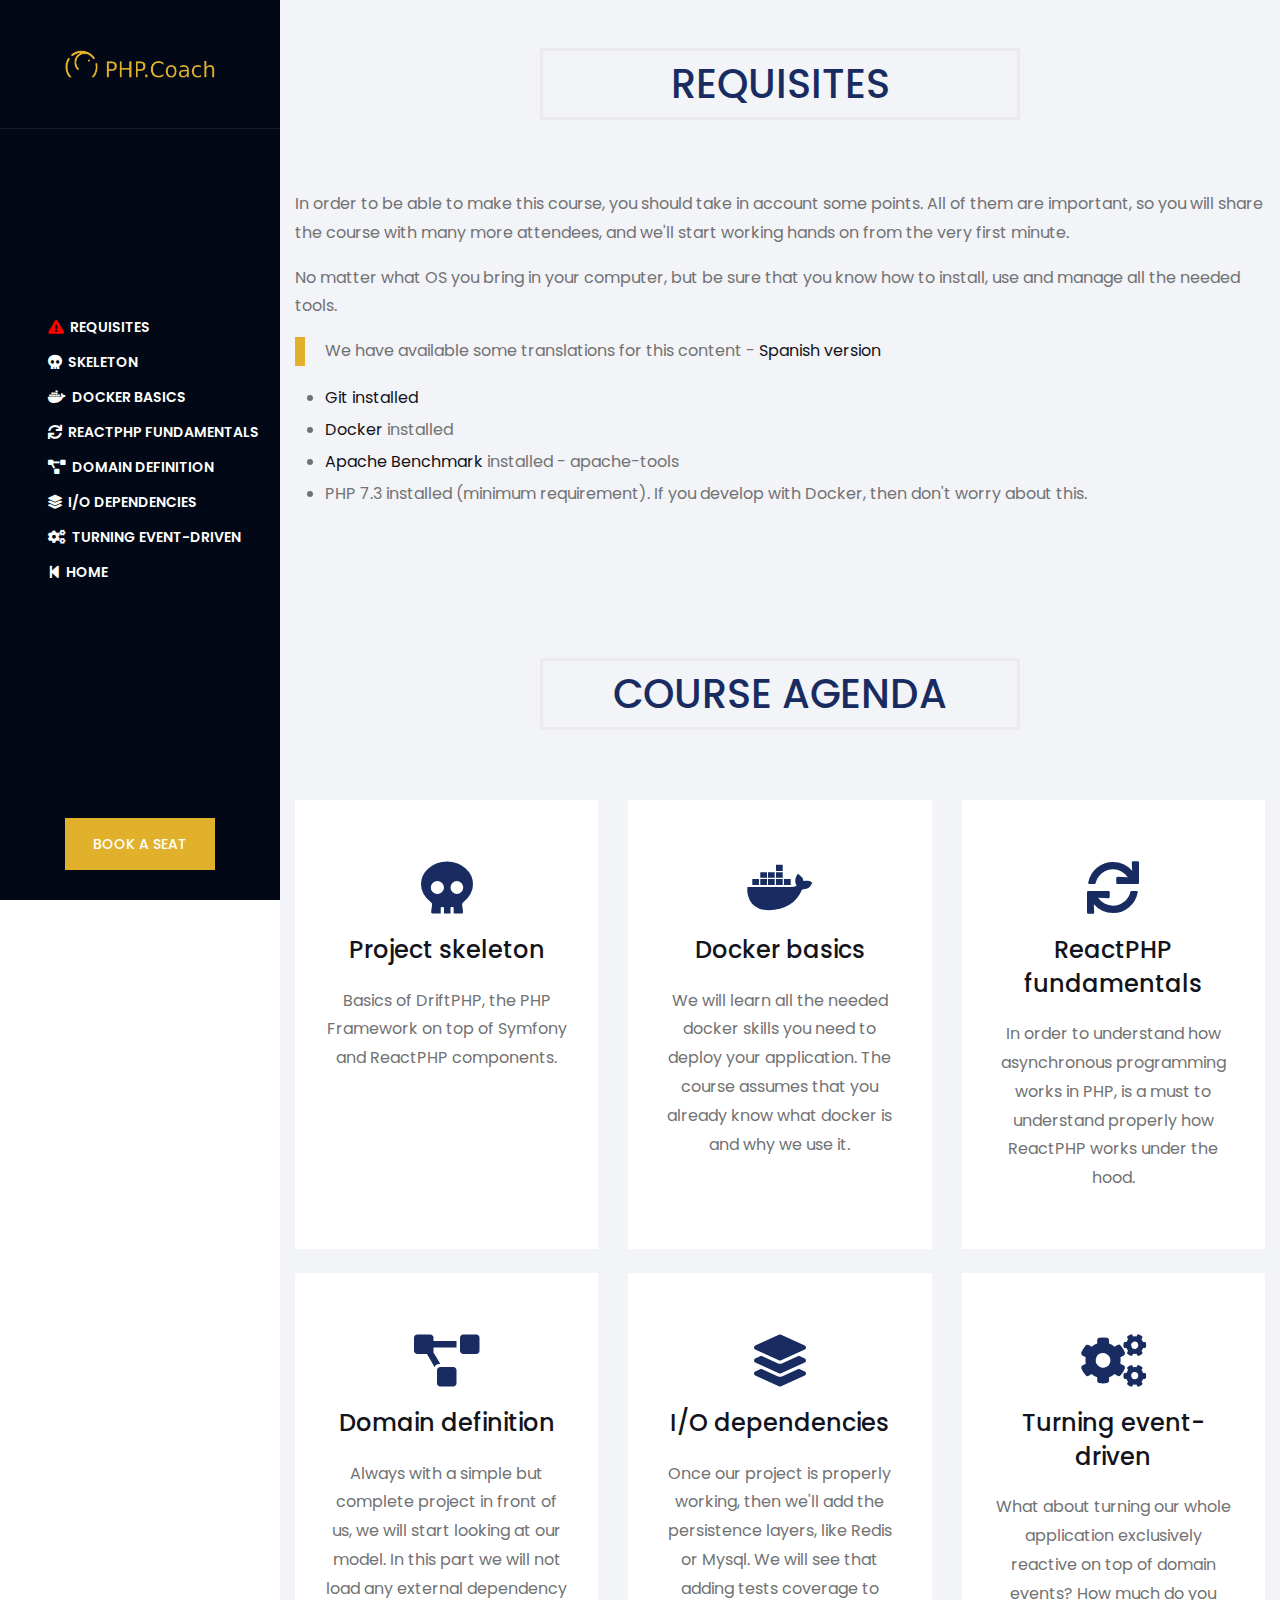
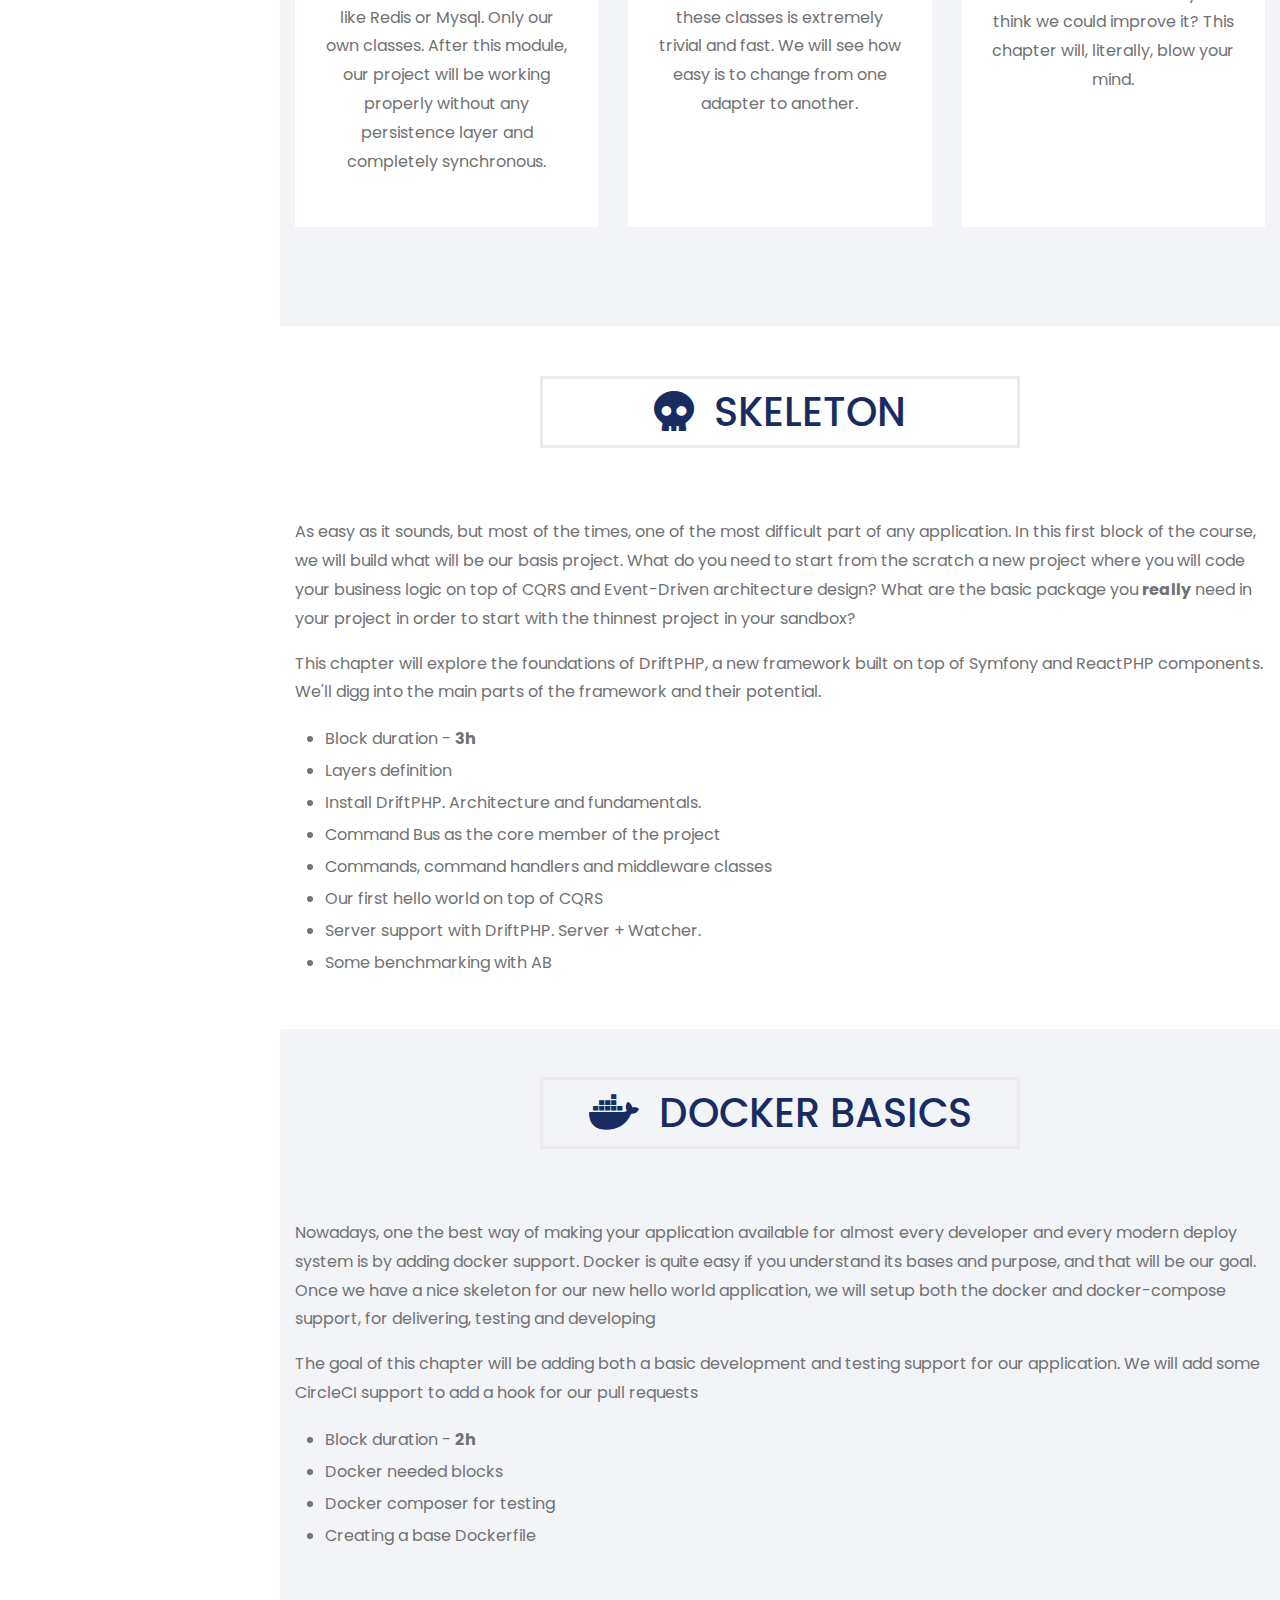
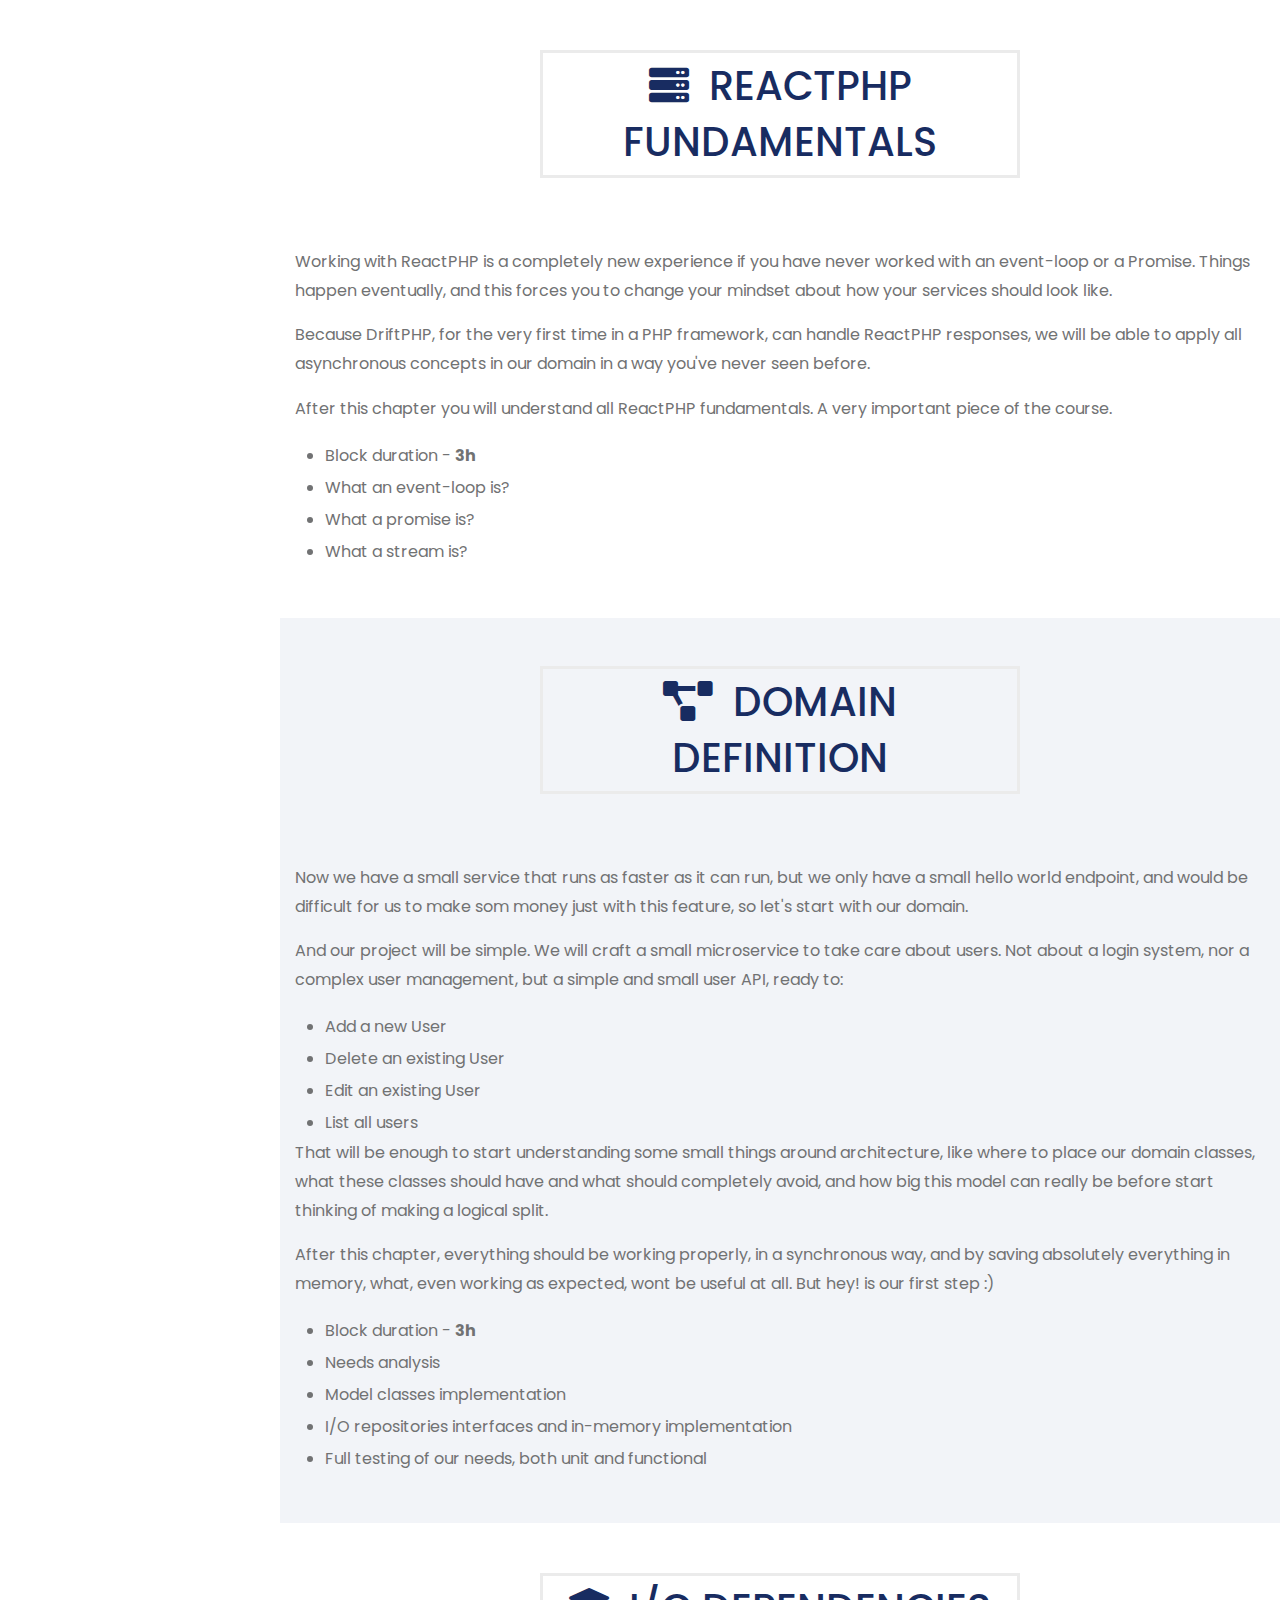
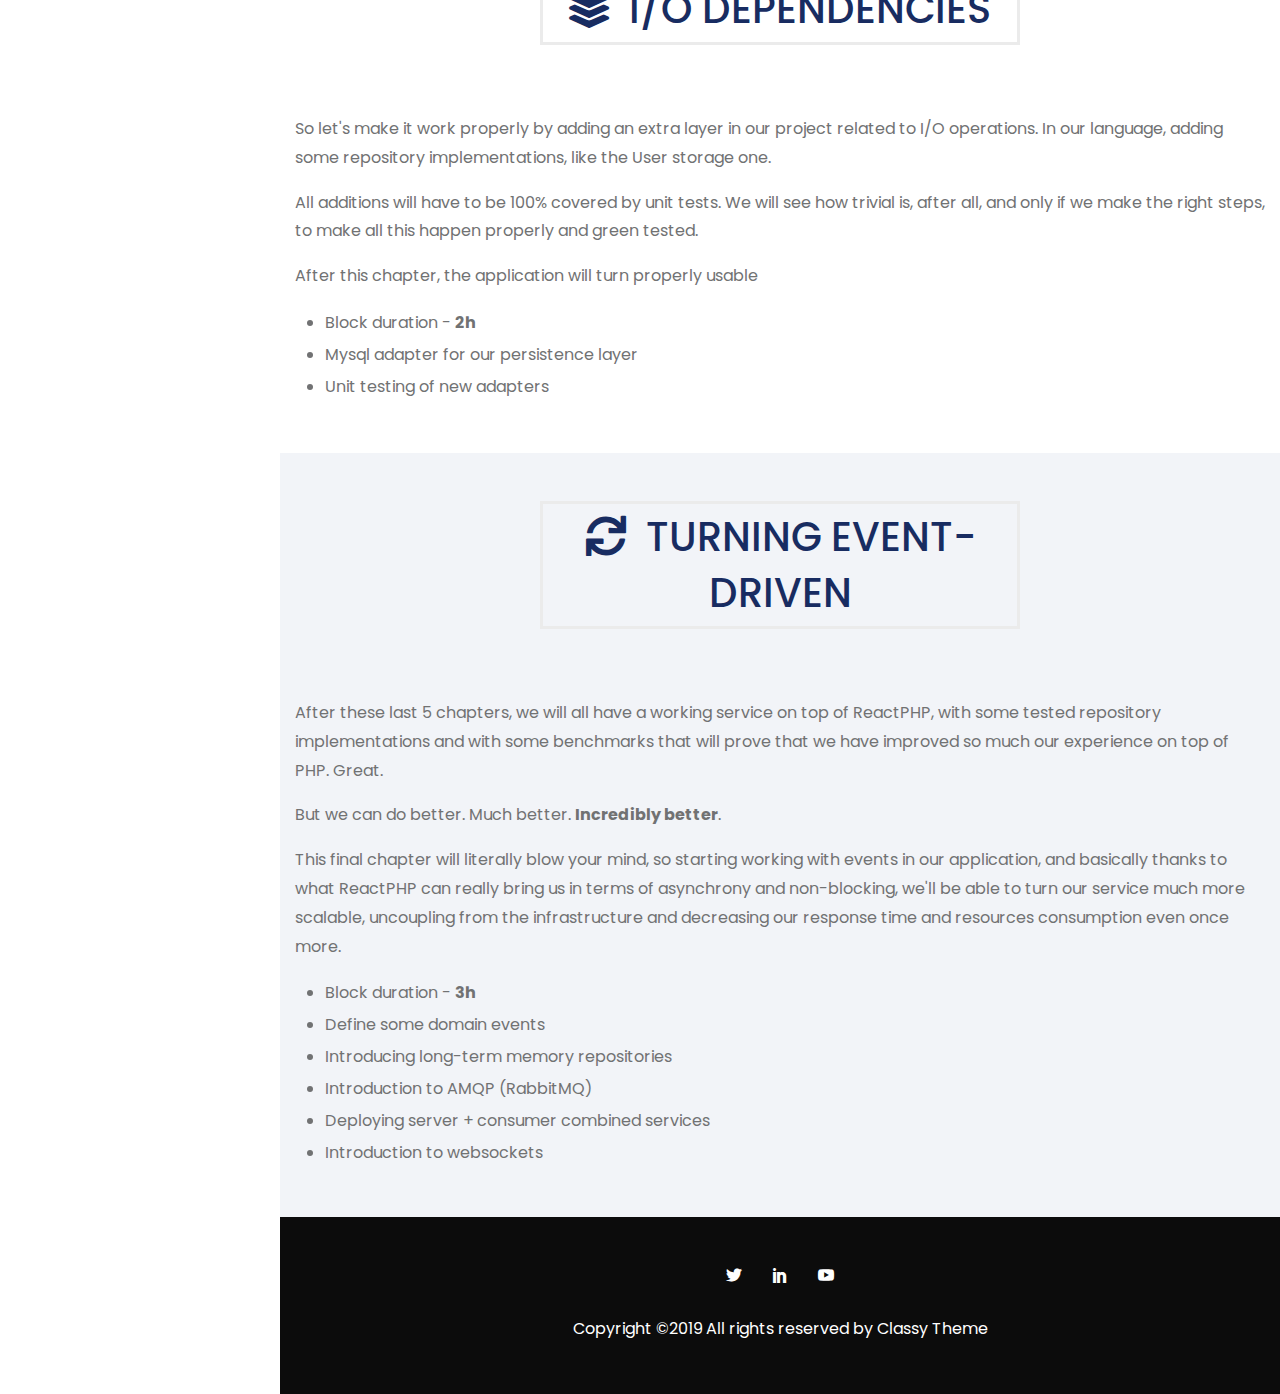
<file: course.html>
<!doctype html>
<html lang="en">

<head>
    <meta charset="utf-8">
    <meta name="viewport" content="width=device-width, initial-scale=1, shrink-to-fit=no">
    <meta name="description" content="In this two days long face-to-face course we will learn how to craft a PHP microservice from the scratch, by using CQRS, ReactPHP and Docker">
    <meta http-equiv="X-UA-Compatible" content="IE=edge">
    <meta name="author" content="Marc Morera - PHP Coach">
    <!-- The above 4 meta tags *must* come first in the head; any other head content must come *after* these tags -->

    <!-- Google Analytics -->
    <script>
        (function(i,s,o,g,r,a,m){i['GoogleAnalyticsObject']=r;i[r]=i[r]||function(){
            (i[r].q=i[r].q||[]).push(arguments)},i[r].l=1*new Date();a=s.createElement(o),
            m=s.getElementsByTagName(o)[0];a.async=1;a.src=g;m.parentNode.insertBefore(a,m)
        })(window,document,'script','https://www.google-analytics.com/analytics.js','ga');

        ga('create', 'UA-41917921-6', 'auto');
        ga('send', 'pageview');
    </script>
    <!-- End Google Analytics -->

    <!-- Main Style -->
    <link rel="stylesheet" href="style.css">
    <link rel="icon" href="favicon.ico" type="image/x-icon" />
    <link rel="stylesheet" href="https://cdnjs.cloudflare.com/ajax/libs/font-awesome/5.10.2/css/all.min.css">

    <!-- HTML Meta Tags -->
    <title>PHP Coach Course - Event-Driven in PHP</title>
    <meta name="description" content="In this course we will learn how to craft a PHP service from the scratch, by using Domain events, CQRS, ReactPHP and Docker">

    <!-- Google / Search Engine Tags -->
    <meta itemprop="name" content="PHP Coach Course - Event-Driven in PHP">
    <meta itemprop="description" content="In this course we will learn how to craft a PHP service from the scratch, by using Domain events, CQRS, ReactPHP and Docker">
    <meta itemprop="image" content="http://php.coach/img/event-driven-in-php.png">

    <!-- Facebook Meta Tags -->
    <meta property="og:url" content="https://php.coach">
    <meta property="og:type" content="website">
    <meta property="og:title" content="PHP Coach Course - Event-Driven in PHP">
    <meta property="og:description" content="In this course we will learn how to craft a PHP service from the scratch, by using Domain events, CQRS, ReactPHP and Docker">
    <meta property="og:image" content="http://php.coach/img/event-driven-in-php.png">

    <!-- Twitter Meta Tags -->
    <meta name="twitter:card" content="summary_large_image">
    <meta name="twitter:title" content="PHP Coach Course - Event-Driven in PHP">
    <meta name="twitter:description" content="In this course we will learn how to craft a PHP service from the scratch, by using Domain events, CQRS, ReactPHP and Docker">
    <meta name="twitter:image" content="http://php.coach/img/event-driven-in-php.png">


    <style>
        .service-content-area:hover a {
            color: #e1b12c;
            font-weight: bold;
        }

        .point-zone ul li, .point-zone ul li:hover {
            list-style: inherit;
            line-height: 32px;
            color: #717273;
            font-size: 16px;

        }

        .point-zone ul  {
            margin-left: 30px;
        }
    </style>

</head>

<body>
    <!-- Preloader -->
    <div id="preloader">
        <div class="loader"></div>
    </div>

    <div class="progress-container">
        <div class="progress-bar" id="scrollIndicator"></div>
    </div>

    <!-- ***** Header Area Start ***** -->
    <header class="header-area">
        <!-- Logo -->
        <a href="/" class="nav-brand"><img src="img/logo.png" alt="PHP Coach logo"></a>

        <!-- Menu -->
        <div class="dornee-menu pl-5">
            <nav class="dorneenav">
                <ul id="nav">
                    <li><a href="#requisites"><span class="fa fa-exclamation-triangle"></span>&nbsp;&nbsp;Requisites</a></li>
                    <li><a href="#skeleton"><span class="fa fa-skull"></span>&nbsp;&nbsp;Skeleton</a></li>
                    <li><a href="#docker-basics"><span class="fab fa-docker"></span>&nbsp;&nbsp;Docker Basics</a></li>
                    <li><a href="#reactphp-fundamentals"><span class="fa fa-sync"></span>&nbsp;&nbsp;ReactPHP fundamentals</a></li>
                    <li><a href="#domain-definition"><span class="fa fa-project-diagram"></span>&nbsp;&nbsp;Domain Definition</a></li>
                    <li><a href="#io-dependencies"><span class="fa fa-layer-group"></span>&nbsp;&nbsp;I/O Dependencies</a></li>
                    <li><a href="#turning-event-driven"><span class="fa fa-cogs"></span>&nbsp;&nbsp;Turning event-driven</a></li>
                    <li><a href="/"><span class="fa fa-step-backward"></span>&nbsp;&nbsp;Home</a></li>
                </ul>
            </nav>
        </div>

        <!-- Menu HideShow -->
        <div class="menu-hideshow">
            <div class="hamburger" id="ham">
                <span class="a"></span>
                <span class="b"></span>
            </div>
        </div>

        <!-- Contact Me -->
        <a href="/#next-sessions" class="contact-me-btn btn dornee-btn" id="contactMebtn">Book a seat</a>
    </header>
    <!-- ***** Header Area End ***** -->

    <div class="page-content">
        <section class="point-zone bg-gray clearfix pb-5 pt-5" id="requisites">
            <div class="container">
                <div class="row">
                    <div class="col-12">
                        <!-- Section Title -->
                        <div class="section-title text-center wow fadeInUp" data-wow-delay="300ms">
                            <h2>Requisites</h2>
                        </div>
                    </div>
                </div>

                <div class="row">
                    <div class="col-12">
                        <p>
                            In order to be able to make this course, you should take
                            in account some points. All of them are important, so
                            you will share the course with many more attendees, and
                            we'll start working hands on from the very first minute.
                        </p>

                        <p>
                            No matter what OS you bring in your computer, but be
                            sure that you know how to install, use and manage all
                            the needed tools.
                        </p>

                        <p class="info-block">
                            We have available some translations for this content - <a href="course.es.html">Spanish version</a>
                        </p>

                        <ul>
                            <li><a href="https://git-scm.com/book/en/v2/Getting-Started-Installing-Git" target="_blank">Git installed</a></li>
                            <li><a href="https://docs.docker.com/install/" target="_blank">Docker</a> installed</li>
                            <li><a href="https://www.tutorialspoint.com/apache_bench/apache_bench_environment_setup.htm" target="_blank">Apache Benchmark</a> installed - apache-tools</li>
                            <li>PHP 7.3 installed (minimum requirement). If you develop with Docker, then don't worry about this.</li>
                        </ul>
                    </div>
                </div>
            </div>
        </section>
        <!-- ***** Service Area End ***** -->

        <!-- ***** Service Area Start ***** -->
        <section class="my-service-area bg-gray section-padding-100-70 clearfix" id="course-agenda">
            <div class="container">
                <div class="row">
                    <div class="col-12">
                        <!-- Section Title -->
                        <div class="section-title text-center wow fadeInUp" data-wow-delay="300ms">
                            <h2>Course Agenda</h2>
                        </div>
                    </div>
                </div>

                <div class="row">
                    <!-- Service Content Area -->
                    <div class="col-12 col-sm-6 col-lg-4">
                        <a href="course.html#skeleton" >
                            <div class="service-content-area text-center mb-30 wow fadeInUp" data-wow-delay="300ms">
                                <!-- Icon -->
                                <div class="service-icon">
                                    <i class="fa fa-skull"></i>
                                </div>
                                <!-- Content text -->
                                <div class="service-content-text">
                                    <h4>Project skeleton</h4>
                                    <p>Basics of DriftPHP, the PHP Framework on top of Symfony and ReactPHP components.</p>
                                </div>
                            </div>
                        </a>
                    </div>

                    <!-- Service Content Area -->
                    <div class="col-12 col-sm-6 col-lg-4">
                        <a href="course.html#docker-basics">
                            <div class="service-content-area text-center mb-30 wow fadeInUp" data-wow-delay="300ms">
                                <!-- Icon -->
                                <div class="service-icon">
                                    <i class="fab fa-docker"></i>
                                </div>
                                <!-- Content text -->
                                <div class="service-content-text">
                                    <h4>Docker basics</h4>
                                    <p>We will learn all the needed docker skills you need to deploy your application. The course assumes that you already know what docker is and why we use it.</p>
                                </div>
                            </div>
                        </a>
                    </div>

                    <!-- Service Content Area -->
                    <div class="col-12 col-sm-6 col-lg-4">
                        <a href="course.html#reactphp-fundamentals">
                            <div class="service-content-area text-center mb-30 wow fadeInUp" data-wow-delay="300ms">
                                <!-- Icon -->
                                <div class="service-icon">
                                    <i class="fa fa-sync"></i>
                                </div>
                                <!-- Content text -->
                                <div class="service-content-text">
                                    <h4>ReactPHP fundamentals</h4>
                                    <p>In order to understand how asynchronous programming works in PHP, is a must to understand properly how ReactPHP works under the hood.</p>
                                </div>
                            </div>
                        </a>
                    </div>

                    <!-- Service Content Area -->
                    <div class="col-12 col-sm-6 col-lg-4">
                        <a href="course.html#domain-definition">
                            <div class="service-content-area text-center mb-30 wow fadeInUp" data-wow-delay="300ms">
                                <!-- Icon -->
                                <div class="service-icon">
                                    <i class="fa fa-project-diagram"></i>
                                </div>
                                <!-- Content text -->
                                <div class="service-content-text">
                                    <h4>Domain definition</h4>
                                    <p>
                                        Always with a simple but complete project in front of us, we will start looking at our model. In this part we will not load any external dependency like Redis or Mysql. Only our own classes. After this module, our project will be working properly without any persistence layer and completely synchronous.

                                    </p>
                                </div>
                            </div>
                        </a>
                    </div>

                    <!-- Service Content Area -->
                    <div class="col-12 col-sm-6 col-lg-4">
                        <a href="course.html#io-dependencies">
                            <div class="service-content-area text-center mb-30 wow fadeInUp" data-wow-delay="300ms">
                                <!-- Icon -->
                                <div class="service-icon">
                                    <i class="fa fa-layer-group"></i>
                                </div>
                                <!-- Content text -->
                                <div class="service-content-text">
                                    <h4>I/O dependencies</h4>
                                    <p>Once our project is properly working, then we'll add the persistence layers, like Redis or Mysql. We will see that adding tests coverage to these classes is extremely trivial and fast. We will see how easy is to change from one adapter to another. </p>
                                </div>
                            </div>
                        </a>
                    </div>

                    <!-- Service Content Area -->
                    <div class="col-12 col-sm-6 col-lg-4">
                        <a href="course.html#turning-event-driven">
                            <div class="service-content-area text-center mb-30 wow fadeInUp" data-wow-delay="300ms">
                                <!-- Icon -->
                                <div class="service-icon">
                                    <i class="fa fa-cogs"></i>
                                </div>
                                <!-- Content text -->
                                <div class="service-content-text">
                                    <h4>Turning event-driven</h4>
                                    <p>What about turning our whole application exclusively reactive on top of domain events? How much do you think we could improve it? This chapter will, literally, blow your mind.</p>
                                </div>
                            </div>
                        </a>
                    </div>
                </div>
            </div>
        </section>
        <!-- ***** Service Area End ***** -->

        <!-- ***** Service Area Start ***** -->
        <section class="point-zone clearfix mt-50 mb-50" id="skeleton">
            <div class="container">
                <div class="row">
                    <div class="col-12">
                        <!-- Section Title -->
                        <div class="section-title text-center wow fadeInUp" data-wow-delay="300ms">
                            <h2><span class="fa fa-skull"></span>&nbsp;&nbsp;Skeleton</h2>
                        </div>
                    </div>
                </div>

                <div class="row">
                    <div class="col-12">
                        <p>As easy as it sounds, but most of the times, one of the most
                            difficult part of any application. In this first block of the
                            course, we will build what will be our basis project. What do
                            you need to start from the scratch a new project where you will
                            code your business logic on top of CQRS and Event-Driven architecture
                            design? What are the basic package you <strong>really</strong>
                            need in your project in order to start with the thinnest project
                            in your sandbox?
                        </p>

                        <p>This chapter will explore the foundations of DriftPHP,
                            a new framework built on top of Symfony and ReactPHP
                            components. We'll digg into the main parts of the framework
                            and their potential.
                        </p>

                        <ul>
                            <li>Block duration - <strong>3h</strong></li>
                            <li>Layers definition</li>
                            <li>Install DriftPHP. Architecture and fundamentals.</li>
                            <li>Command Bus as the core member of the project</li>
                            <li>Commands, command handlers and middleware classes</li>
                            <li>Our first hello world on top of CQRS</li>
                            <li>Server support with DriftPHP. Server + Watcher.</li>
                            <li>Some benchmarking with AB</li>
                        </ul>
                    </div>
                </div>
            </div>
        </section>
        <!-- ***** Service Area End ***** -->


        <section class="point-zone bg-gray clearfix pb-5 pt-5" id="docker-basics">
            <div class="container">
                <div class="row">
                    <div class="col-12">
                        <!-- Section Title -->
                        <div class="section-title text-center wow fadeInUp" data-wow-delay="300ms">
                            <h2><span class="fab fa-docker"></span>&nbsp;&nbsp;Docker Basics</h2>
                        </div>
                    </div>
                </div>

                <div class="row">
                    <div class="col-12">
                        <p>Nowadays, one the best way of making your application available
                            for almost every developer and every modern deploy system is
                            by adding docker support. Docker is quite easy if you understand
                            its bases and purpose, and that will be our goal. Once we have
                            a nice skeleton for our new hello world application, we will
                            setup both the docker and docker-compose support, for
                            delivering, testing and developing
                        </p>

                        <p>The goal of this chapter will be adding both a basic development
                            and testing support for our application. We will add some
                            CircleCI support to add a hook for our pull requests
                        </p>

                        <ul>
                            <li>Block duration - <strong>2h</strong></li>
                            <li>Docker needed blocks</li>
                            <li>Docker composer for testing</li>
                            <li>Creating a base Dockerfile</li>
                        </ul>
                    </div>
                </div>
            </div>
        </section>
        <!-- ***** Service Area End ***** -->

        <!-- ***** Service Area Start ***** -->
        <section class="point-zone clearfix mt-50 mb-50" id="reactphp-fundamentals">
            <div class="container">
                <div class="row">
                    <div class="col-12">
                        <!-- Section Title -->
                        <div class="section-title text-center wow fadeInUp" data-wow-delay="300ms">
                            <h2><span class="fa fa-server"></span>&nbsp;&nbsp;ReactPHP fundamentals</h2>
                        </div>
                    </div>
                </div>

                <div class="row">
                    <div class="col-12">
                        <p>
                            Working with ReactPHP is a completely new experience
                            if you have never worked with an event-loop or a Promise. Things
                            happen eventually, and this forces you to change your mindset
                            about how your services should look like.
                        </p>

                        <p>
                            Because DriftPHP, for the very first time in a PHP framework,
                            can handle ReactPHP responses, we will be able to apply all
                            asynchronous concepts in our domain in a way you've never seen
                            before.
                        </p>

                        <p>
                            After this chapter you will understand all ReactPHP fundamentals. A
                            very important piece of the course.
                        </p>

                        <ul>
                            <li>Block duration - <strong>3h</strong></li>
                            <li>What an event-loop is?</li>
                            <li>What a promise is?</li>
                            <li>What a stream is?</li>
                        </ul>
                    </div>
                </div>
            </div>
        </section>
        <!-- ***** Service Area End ***** -->


        <section class="point-zone bg-gray clearfix pb-5 pt-5" id="domain-definition">
            <div class="container">
                <div class="row">
                    <div class="col-12">
                        <!-- Section Title -->
                        <div class="section-title text-center wow fadeInUp" data-wow-delay="300ms">
                            <h2><span class="fa fa-project-diagram"></span>&nbsp;&nbsp;Domain Definition</h2>
                        </div>
                    </div>
                </div>

                <div class="row">
                    <div class="col-12">
                        <p>
                            Now we have a small service that runs as faster as it can run,
                            but we only have a small hello world endpoint, and would be
                            difficult for us to make som money just with this feature, so
                            let's start with our domain.
                        </p>
                        <p>
                            And our project will be simple. We will craft a small
                            microservice to take care about users. Not about a login system,
                            nor a complex user management, but a simple and small user API,
                            ready to:
                        </p>
                        <ul>
                            <li>Add a new User</li>
                            <li>Delete an existing User</li>
                            <li>Edit an existing User</li>
                            <li>List all users</li>
                        </ul>
                        <p>
                            That will be enough to start understanding some small things
                            around architecture, like where to place our domain classes,
                            what these classes should have and what should completely avoid,
                            and how big this model can really be before start thinking of
                            making a logical split.
                        </p>

                        <p>
                            After this chapter, everything should be working properly, in a
                            synchronous way, and by saving absolutely everything in memory,
                            what, even working as expected, wont be useful at all. But hey!
                            is our first step :)
                        </p>

                        <ul>
                            <li>Block duration - <strong>3h</strong></li>
                            <li>Needs analysis</li>
                            <li>Model classes implementation</li>
                            <li>I/O repositories interfaces and in-memory implementation </li>
                            <li>Full testing of our needs, both unit and functional</li>
                        </ul>
                    </div>
                </div>
            </div>
        </section>
        <!-- ***** Service Area End ***** -->



        <!-- ***** Service Area Start ***** -->
        <section class="point-zone clearfix mt-50 mb-50" id="io-dependencies">
            <div class="container">
                <div class="row">
                    <div class="col-12">
                        <!-- Section Title -->
                        <div class="section-title text-center wow fadeInUp" data-wow-delay="300ms">
                            <h2><span class="fa fa-layer-group"></span>&nbsp;&nbsp;I/O Dependencies</h2>
                        </div>
                    </div>
                </div>

                <div class="row">
                    <div class="col-12">
                        <p>
                            So let's make it work properly by adding an extra layer in our
                            project related to I/O operations. In our language, adding some
                            repository implementations, like the User storage one.
                        </p>

                        <p>
                            All additions will have to be 100% covered by unit tests.
                            We will see how trivial is, after all, and only if we make the
                            right steps, to make all this happen properly and green tested.
                        </p>

                        <p>
                            After this chapter, the application will turn properly usable
                        </p>

                        <ul>
                            <li>Block duration - <strong>2h</strong></li>
                            <li>Mysql adapter for our persistence layer</li>
                            <li>Unit testing of new adapters</li>
                        </ul>
                    </div>
                </div>
            </div>
        </section>
        <!-- ***** Service Area End ***** -->


        <section class="point-zone bg-gray clearfix pb-5 pt-5" id="turning-event-driven">
            <div class="container">
                <div class="row">
                    <div class="col-12">
                        <!-- Section Title -->
                        <div class="section-title text-center wow fadeInUp" data-wow-delay="300ms">
                            <h2><span class="fa fa-sync"></span>&nbsp;&nbsp;Turning event-driven</h2>
                        </div>
                    </div>
                </div>

                <div class="row">
                    <div class="col-12">
                        <p>
                            After these last 5 chapters, we will all have a working service
                            on top of ReactPHP, with some tested repository implementations
                            and with some benchmarks that will prove that we have improved
                            so much our experience on top of PHP. Great.
                        </p>

                        <p>
                            But we can do better. Much better. <strong>Incredibly better</strong>.
                        </p>

                        <p>
                            This final chapter will literally blow your mind, so starting
                            working with events in our application, and basically thanks
                            to what ReactPHP can really bring us in terms of asynchrony and non-blocking,
                            we'll be able to turn our service much more scalable, uncoupling
                            from the infrastructure and decreasing our response time and
                            resources consumption even once more.
                        </p>

                        <ul>
                            <li>Block duration - <strong>3h</strong></li>
                            <li>Define some domain events</li>
                            <li>Introducing long-term memory repositories</li>
                            <li>Introduction to AMQP (RabbitMQ)</li>
                            <li>Deploying server + consumer combined services</li>
                            <li>Introduction to websockets</li>
                        </ul>
                    </div>
                </div>
            </div>
        </section>
        <!-- ***** Service Area End ***** -->


        <!-- ***** Footer Area Start ***** -->
        <footer class="footer-bottom-area section-padding-50">
            <div class="container">
                <div class="row">
                    <div class="col-12">
                        <div class="footer--content-text text-center">
                            <div class="footer-social-icon d-flex align-items-center justify-content-center">
                                <a href="https://twitter.com/mmoreram" data-toggle="tooltip" data-placement="top" title="Twitter"><i class="social_twitter"></i></a>
                                <a href="https://www.linkedin.com/in/mmoreram/" data-toggle="tooltip" data-placement="top" title="Linkedin"><i class="social_linkedin"></i></a>
                                <a href="https://www.youtube.com/channel/UC4GrdGq5JfI4tDmOuXViyxQ" data-toggle="tooltip" data-placement="top" title="Youtube"><i class="social_youtube"></i></a>
                            </div>
                            <p>Copyright ©2019 All rights reserved by <a href="#" target="_blank">Classy Theme</a></p>
                        </div>
                    </div>
                </div>
            </div>
        </footer>
        <!-- ***** Footer Area End ***** -->
    </div>

    <!-- All JavaScript Files -->
    <script src="js/jquery.min.js"></script>
    <script src="js/popper.min.js"></script>
    <script src="js/bootstrap.min.js"></script>
    <script src="js/bundle.js"></script>
    <script src="js/active.js"></script>

    <script id="mcjs">!function(c,h,i,m,p){m=c.createElement(h),p=c.getElementsByTagName(h)[0],m.async=1,m.src=i,p.parentNode.insertBefore(m,p)}(document,"script","https://chimpstatic.com/mcjs-connected/js/users/c11fd3061a6f0d72f6464d2f4/84ab7df037d8fdd3aad087ac6.js");</script>

</body>

</html>
</file>
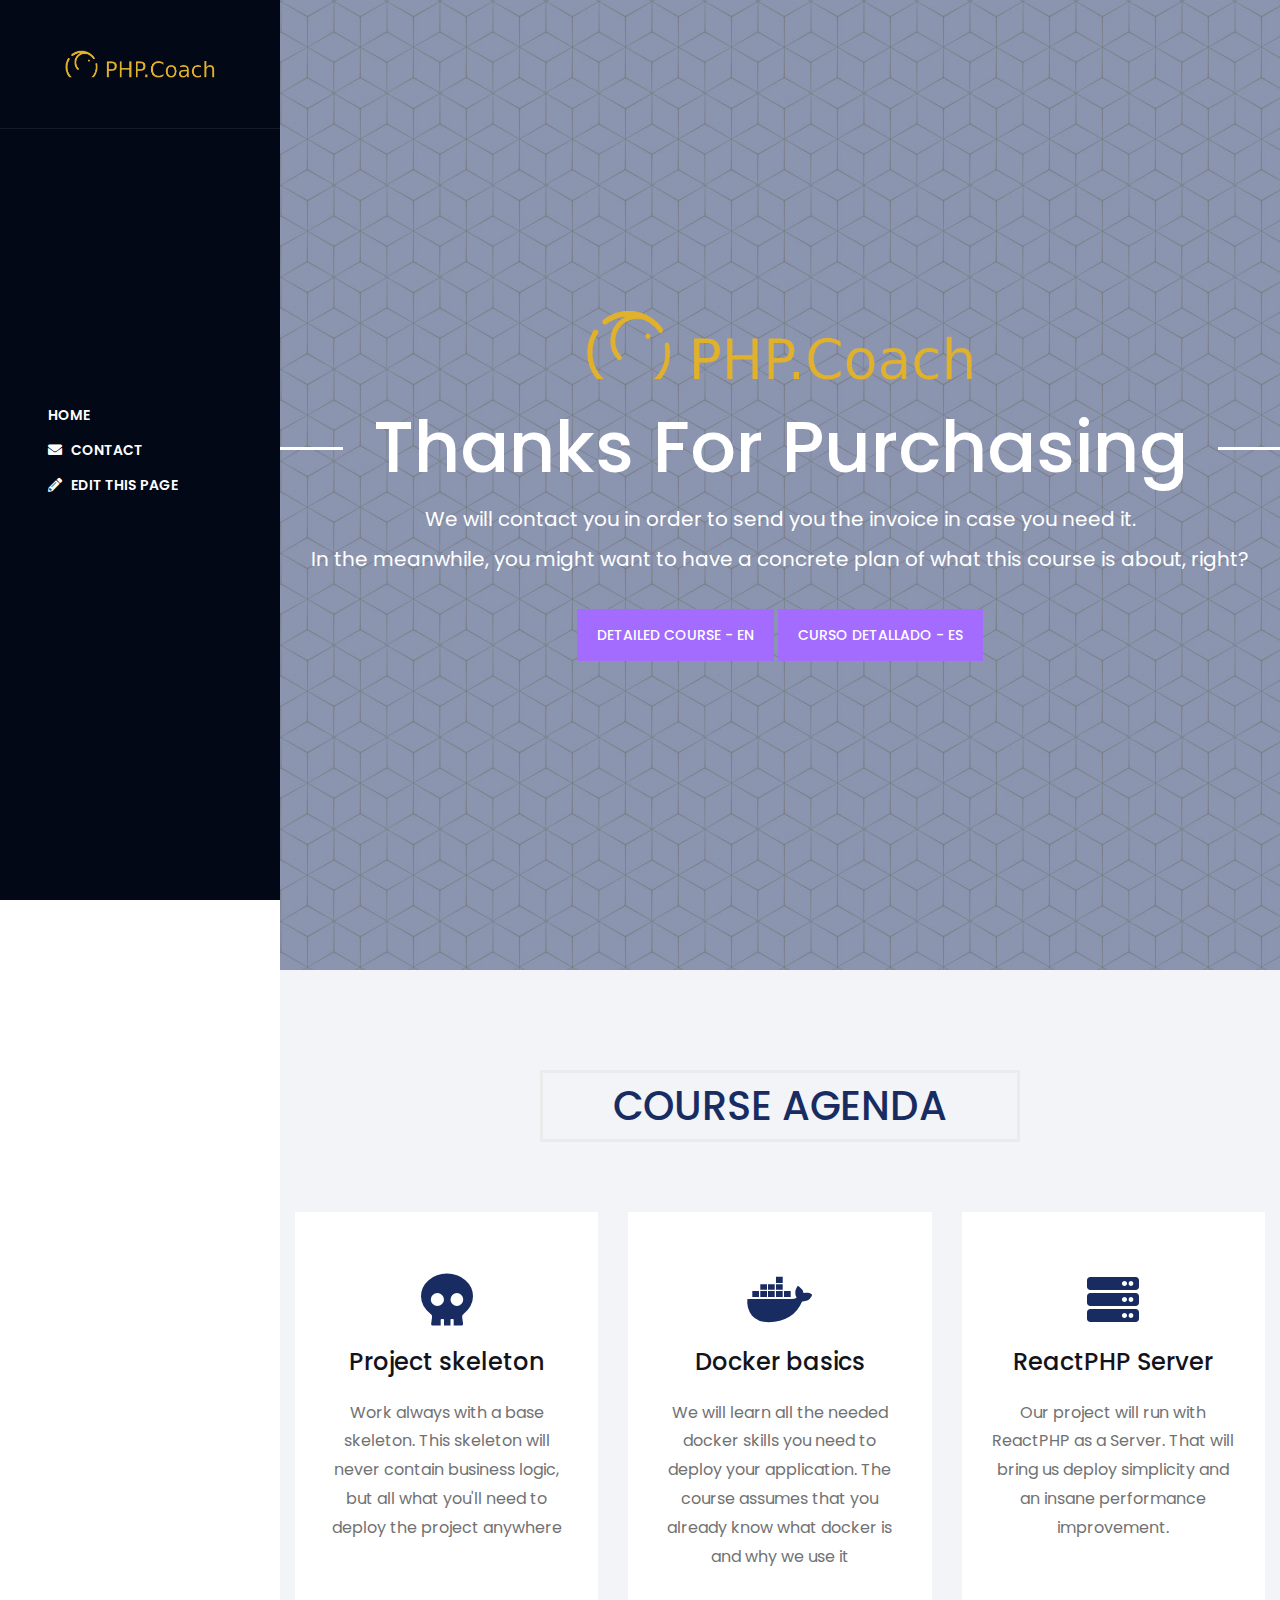
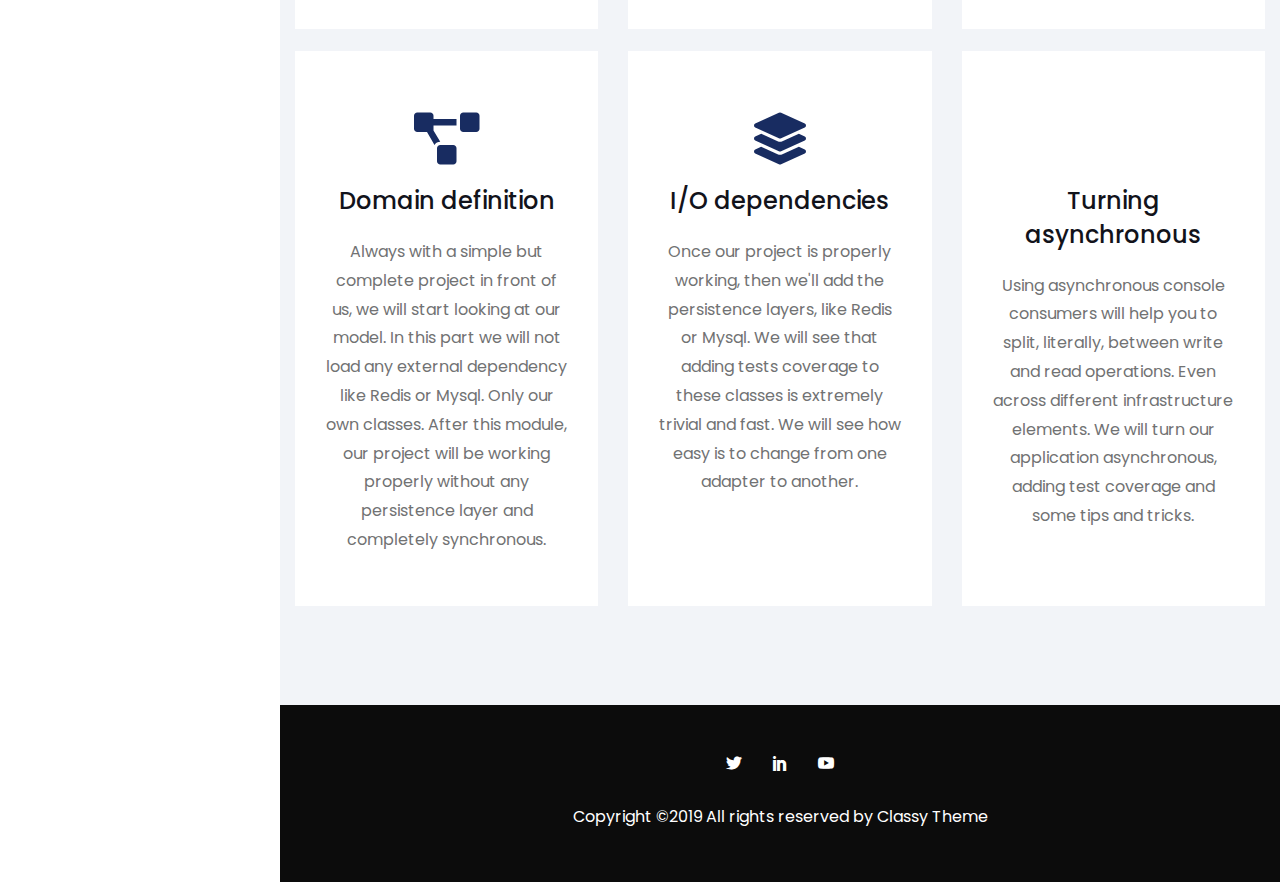
<file: thanks.html>
<!doctype html>
<html lang="en">

<head>
    <meta charset="utf-8">
    <meta name="viewport" content="width=device-width, initial-scale=1, shrink-to-fit=no">
    <meta name="description" content="In this two days long face-to-face course we will learn how to craft a PHP microservice from the scratch, by using CQRS, ReactPHP and Docker">
    <meta http-equiv="X-UA-Compatible" content="IE=edge">
    <meta name="author" content="Marc Morera - PHP Coach">
    <!-- The above 4 meta tags *must* come first in the head; any other head content must come *after* these tags -->

    <!-- Google Analytics -->
    <script>
        (function(i,s,o,g,r,a,m){i['GoogleAnalyticsObject']=r;i[r]=i[r]||function(){
            (i[r].q=i[r].q||[]).push(arguments)},i[r].l=1*new Date();a=s.createElement(o),
            m=s.getElementsByTagName(o)[0];a.async=1;a.src=g;m.parentNode.insertBefore(a,m)
        })(window,document,'script','https://www.google-analytics.com/analytics.js','ga');

        ga('create', 'UA-41917921-6', 'auto');
        ga('send', 'pageview');
    </script>
    <!-- End Google Analytics -->

    <!-- Main Style -->
    <link rel="stylesheet" href="style.css">
    <link rel="icon" href="favicon.ico" type="image/x-icon" />
    <link rel="stylesheet" href="https://cdnjs.cloudflare.com/ajax/libs/font-awesome/5.10.2/css/all.min.css">

    <!-- HTML Meta Tags -->
    <title>PHP Coach Course - Microservices in PHP</title>
    <meta name="description" content="In this two days long face-to-face course we will learn how to craft a PHP microservice from the scratch, by using CQRS, ReactPHP and Docker">

    <!-- Google / Search Engine Tags -->
    <meta itemprop="name" content="PHP Coach Course - Microservices in PHP">
    <meta itemprop="description" content="In this two days long face-to-face course we will learn how to craft a PHP microservice from the scratch, by using CQRS, ReactPHP and Docker">
    <meta itemprop="image" content="http://php.coach/img/microservices-on-php.png">

    <!-- Facebook Meta Tags -->
    <meta property="og:url" content="https://php.coach">
    <meta property="og:type" content="website">
    <meta property="og:title" content="PHP Coach Course - Microservices in PHP">
    <meta property="og:description" content="In this two days long face-to-face course we will learn how to craft a PHP microservice from the scratch, by using CQRS, ReactPHP and Docker">
    <meta property="og:image" content="http://php.coach/img/microservices-on-php.png">

    <!-- Twitter Meta Tags -->
    <meta name="twitter:card" content="summary_large_image">
    <meta name="twitter:title" content="PHP Coach Course - Microservices in PHP">
    <meta name="twitter:description" content="In this two days long face-to-face course we will learn how to craft a PHP microservice from the scratch, by using CQRS, ReactPHP and Docker">
    <meta name="twitter:image" content="http://php.coach/img/microservices-on-php.png">

    <style>
        .service-content-area:hover a {
            color: #e1b12c;
            font-weight: bold;
        }

        .alt-btn {
            background-color: #a36cff;
        }

    </style>

</head>

<body>
    <!-- Preloader -->
    <div id="preloader">
        <div class="loader"></div>
    </div>

    <div class="progress-container">
        <div class="progress-bar" id="scrollIndicator"></div>
    </div>

    <!-- ***** Header Area Start ***** -->
    <header class="header-area">
        <!-- Logo -->
        <a href="/" class="nav-brand"><img src="img/logo.png" alt="PHP Coach logo"></a>

        <!-- Menu -->
        <div class="dornee-menu pl-5">
            <nav class="dorneenav">
                <ul id="nav">
                    <li><a href="/">Home</a></li>
                    <li><a href="/#contact"><span class="fa fa-envelope"></span>&nbsp;&nbsp; Contact</a></li>
                    <li><a href="https://github.com/mmoreram/php.coach/blob/master/thanks.html" target="_blank"><span class="fa fa-pencil-alt"></span>&nbsp;&nbsp; Edit this page</a></li>
                </ul>
            </nav>
        </div>

        <!-- Menu HideShow -->
        <div class="menu-hideshow">
            <div class="hamburger" id="ham">
                <span class="a"></span>
                <span class="b"></span>
            </div>
        </div>
    </header>
    <!-- ***** Header Area End ***** -->

    <div class="page-content">
        <!-- ***** Welcome Area Start ***** -->
        <section class="welcome-area bg-overlay" style="background-image: url(img/pattern.png); background-repeat: repeat" id="home">
            <div class="container h-100">
                <div class="row h-100 align-items-center">
                    <div class="col-12">
                        <!-- Welcome Content -->
                        <div class="welcome-content text-center wow fadeInUp" data-wow-delay="300ms">
                            <img src="img/logo.png" width="40%" alt="PHP Coach logo" class="mb-30" />
                            <h2>Thanks for purchasing</h2>
                            <p>We will contact you in order to send you the invoice in case you need it.<br>In the meanwhile, you might want to have a concrete plan of what this course is about, right?</p>
                            <a href="course.html" class="btn dornee-btn alt-btn mt-30">Detailed course - EN</a>
                            <a href="course.es.html" class="btn dornee-btn alt-btn mt-30">Curso detallado - ES</a>
                        </div>
                    </div>
                </div>
            </div>
        </section>
        <!-- ***** Welcome Area End ***** -->

        <!-- ***** Service Area Start ***** -->
        <section class="my-service-area bg-gray section-padding-100-70 clearfix" id="course-agenda">
            <div class="container">
                <div class="row">
                    <div class="col-12">
                        <!-- Section Title -->
                        <div class="section-title text-center wow fadeInUp" data-wow-delay="300ms">
                            <h2>Course Agenda</h2>
                        </div>
                    </div>
                </div>

                <div class="row">
                    <!-- Service Content Area -->
                    <div class="col-12 col-sm-6 col-lg-4">
                        <a href="course.html#skeleton" >
                            <div class="service-content-area text-center mb-30 wow fadeInUp" data-wow-delay="300ms">
                                <!-- Icon -->
                                <div class="service-icon">
                                    <i class="fa fa-skull"></i>
                                </div>
                                <!-- Content text -->
                                <div class="service-content-text">
                                    <h4>Project skeleton</h4>
                                    <p>Work always with a base skeleton. This skeleton will never contain business logic, but all what you'll need to deploy the project anywhere</p>
                                </div>
                            </div>
                        </a>
                    </div>

                    <!-- Service Content Area -->
                    <div class="col-12 col-sm-6 col-lg-4">
                        <a href="course.html#docker-basics">
                            <div class="service-content-area text-center mb-30 wow fadeInUp" data-wow-delay="300ms">
                                <!-- Icon -->
                                <div class="service-icon">
                                    <i class="fab fa-docker"></i>
                                </div>
                                <!-- Content text -->
                                <div class="service-content-text">
                                    <h4>Docker basics</h4>
                                    <p>We will learn all the needed docker skills you need to deploy your application. The course assumes that you already know what docker is and why we use it </p>
                                </div>
                            </div>
                        </a>
                    </div>

                    <!-- Service Content Area -->
                    <div class="col-12 col-sm-6 col-lg-4">
                        <a href="course.html#reactphp-server">
                            <div class="service-content-area text-center mb-30 wow fadeInUp" data-wow-delay="300ms">
                                <!-- Icon -->
                                <div class="service-icon">
                                    <i class="fa fa-server"></i>
                                </div>
                                <!-- Content text -->
                                <div class="service-content-text">
                                    <h4>ReactPHP Server</h4>
                                    <p>Our project will run with ReactPHP as a Server. That will bring us deploy simplicity and an insane performance improvement.</p>
                                </div>
                            </div>
                        </a>
                    </div>

                    <!-- Service Content Area -->
                    <div class="col-12 col-sm-6 col-lg-4">
                        <a href="course.html#domain-definition">
                            <div class="service-content-area text-center mb-30 wow fadeInUp" data-wow-delay="300ms">
                                <!-- Icon -->
                                <div class="service-icon">
                                    <i class="fa fa-project-diagram"></i>
                                </div>
                                <!-- Content text -->
                                <div class="service-content-text">
                                    <h4>Domain definition</h4>
                                    <p>
                                        Always with a simple but complete project in front of us, we will start looking at our model. In this part we will not load any external dependency like Redis or Mysql. Only our own classes. After this module, our project will be working properly without any persistence layer and completely synchronous.

                                    </p>
                                </div>
                            </div>
                        </a>
                    </div>

                    <!-- Service Content Area -->
                    <div class="col-12 col-sm-6 col-lg-4">
                        <a href="course.html#io-dependencies">
                            <div class="service-content-area text-center mb-30 wow fadeInUp" data-wow-delay="300ms">
                                <!-- Icon -->
                                <div class="service-icon">
                                    <i class="fa fa-layer-group"></i>
                                </div>
                                <!-- Content text -->
                                <div class="service-content-text">
                                    <h4>I/O dependencies</h4>
                                    <p>Once our project is properly working, then we'll add the persistence layers, like Redis or Mysql. We will see that adding tests coverage to these classes is extremely trivial and fast. We will see how easy is to change from one adapter to another. </p>
                                </div>
                            </div>
                        </a>
                    </div>

                    <!-- Service Content Area -->
                    <div class="col-12 col-sm-6 col-lg-4">
                        <a href="course.html#turning-asynchronous">
                            <div class="service-content-area text-center mb-30 wow fadeInUp" data-wow-delay="300ms">
                                <!-- Icon -->
                                <div class="service-icon">
                                    <i class="fa fa-refresh"></i>
                                </div>
                                <!-- Content text -->
                                <div class="service-content-text">
                                    <h4>Turning asynchronous</h4>
                                    <p>Using asynchronous console consumers will help you to split, literally, between write and read operations. Even across different infrastructure elements. We will turn our application asynchronous, adding test coverage and some tips and tricks. </p>
                                </div>
                            </div>
                        </a>
                    </div>
                </div>
            </div>
        </section>
        <!-- ***** Service Area End ***** -->


        <!-- ***** Footer Area Start ***** -->
        <footer class="footer-bottom-area section-padding-50">
            <div class="container">
                <div class="row">
                    <div class="col-12">
                        <div class="footer--content-text text-center">
                            <div class="footer-social-icon d-flex align-items-center justify-content-center">
                                <a href="https://twitter.com/mmoreram" data-toggle="tooltip" data-placement="top" title="Twitter"><i class="social_twitter"></i></a>
                                <a href="https://www.linkedin.com/in/mmoreram/" data-toggle="tooltip" data-placement="top" title="Linkedin"><i class="social_linkedin"></i></a>
                                <a href="https://www.youtube.com/channel/UC4GrdGq5JfI4tDmOuXViyxQ" data-toggle="tooltip" data-placement="top" title="Youtube"><i class="social_youtube"></i></a>
                            </div>
                            <p>Copyright ©2019 All rights reserved by <a href="#" target="_blank">Classy Theme</a></p>
                        </div>
                    </div>
                </div>
            </div>
        </footer>
        <!-- ***** Footer Area End ***** -->
    </div>

    <!-- All JavaScript Files -->
    <script src="js/jquery.min.js"></script>
    <script src="js/popper.min.js"></script>
    <script src="js/bootstrap.min.js"></script>
    <script src="js/bundle.js"></script>
    <script src="js/active.js"></script>
    <script src="js/stripe.js"></script>

    <script id="mcjs">!function(c,h,i,m,p){m=c.createElement(h),p=c.getElementsByTagName(h)[0],m.async=1,m.src=i,p.parentNode.insertBefore(m,p)}(document,"script","https://chimpstatic.com/mcjs-connected/js/users/c11fd3061a6f0d72f6464d2f4/84ab7df037d8fdd3aad087ac6.js");</script>

</body>

</html>
</file>
<file: style.css>
/* ----------------------------------------------------------
[Master Stylesheet]

Template Name: Dornee - Personal Portfolio & Resume Template
Template Author: Classy Theme
Template Author URL: https://themeforest.net/user/classy-theme
Version: 1.0.0

[Table of Contents]
    
    * Google Fonts
    * Include Third Party CSS Library
        + Bootstrap CSS
        + Animate CSS
        + Owl Carousel CSS
        + Magnific Popup CSS
        + Animated Headline CSS
        + Font Awesome CSS
        + Elegant Icon CSS
    * Template Mixins
        + Flex
        + Miscellaneous
    * Template Responsive
    * Template Variables
    * Core Styles
        + Reboot CSS
        + Shortcodes CSS
    * Components
            + Preloader
            + Header
            + Hero
            + Service
            + Video
            + Counter
            + Skill
            + Dragula
            + Barfiller
            + Portfolio
            + Client
            + Contact
            + Footer
            + Blog
            + Experience
            + Education
            + Demo

# [font-family]
'Poppins', sans-serif;
---------------------------------------------------------- */
/* Import Fonts & All CSS Files */
@import url("https://fonts.googleapis.com/css?family=Poppins:100,200,300,400,500,600,700,800,900&display=swap");
@import url(css/bootstrap.min.css);
@import url(css/animate.css);
@import url(css/magnific-popup.css);
@import url(css/jquery.animatedheadline.css);
@import url(css/style.css);
/* Reboot CSS */
* {
  margin: 0;
  padding: 0; }

body,
html {
  font-family: "Poppins", sans-serif;
  font-size: 16px; }

h1,
h2,
h3,
h4,
h5,
h6 {
  line-height: 1.4;
  font-weight: 500;
  font-family: "Poppins", sans-serif;
  color: #12131b; }

p {
  color: #717273;
  line-height: 1.8;
  font-weight: 400;
  font-size: 16px; }
  @media only screen and (max-width: 767px) {
    p {
      font-size: 14px; } }

a,
a:hover,
a:focus {
  font-family: "Poppins", sans-serif;
  -webkit-transition-duration: 500ms;
  -o-transition-duration: 500ms;
  transition-duration: 500ms;
  text-decoration: none;
  outline: 0 solid transparent;
  font-weight: 400;
  box-shadow: none;
  color: #12131b; }

ul,
ol {
  margin: 0; }
  ul li,
  ol li {
    list-style: none;
    text-decoration: none; }
    ul li:hover, ul li:focus,
    ol li:hover,
    ol li:focus {
      list-style: none;
      text-decoration: none; }

img {
  max-width: 100%;
  height: auto; }

/* ----- Spacing ----- */
.mt-15 {
  margin-top: 15px !important; }

.mt-30 {
  margin-top: 30px !important; }

.mt-20 {
  margin-top: 20px !important; }

.mt-50 {
  margin-top: 50px !important; }

.mt-70 {
  margin-top: 70px !important; }

.mt-100 {
  margin-top: 100px !important; }

.mt-150 {
  margin-top: 150px !important; }

.mt-200 {
  margin-top: 200px !important; }

.mt-250 {
  margin-top: 250px !important; }

.mt-300 {
  margin-top: 300px !important; }

.mb-5 {
  margin-bottom: 5px !important; }

.mb-10 {
  margin-bottom: 10px !important; }

.mb-15 {
  margin-bottom: 15px !important; }

.mb-30 {
  margin-bottom: 30px !important; }

.mb-50 {
  margin-bottom: 50px !important; }

.mb-70 {
  margin-bottom: 70px !important; }

.mb-100 {
  margin-bottom: 100px !important; }

.mb-150 {
  margin-bottom: 150px !important; }

.mb-200 {
  margin-bottom: 200px !important; }

.mb-250 {
  margin-bottom: 250px !important; }

.mb-300 {
  margin-bottom: 300px !important; }

.ml-0 {
  margin-left: 0 !important; }

.ml-15 {
  margin-left: 15px !important; }

.ml-30 {
  margin-left: 30px !important; }

.ml-50 {
  margin-left: 50px !important; }

.mr-10 {
  margin-right: 10px !important; }

.mr-15 {
  margin-right: 15px !important; }

.mr-30 {
  margin-right: 30px !important; }

.mr-50 {
  margin-right: 50px !important; }

.mb-50 {
  margin-bottom: 50px !important; }

.mb-80 {
  margin-bottom: 80px !important; }

/* ----- Height ----- */
.height-400 {
  height: 400px !important; }

.height-500 {
  height: 500px !important; }

.height-600 {
  height: 600px !important; }

.height-700 {
  height: 700px !important; }

.height-800 {
  height: 800px !important; }

/* Section Padding */
.section-padding-50 {
  padding-top: 50px;
  padding-bottom: 50px; }

.section-padding-100-50 {
  padding-top: 100px;
  padding-bottom: 50px; }

.section-padding-100-200 {
  padding-top: 100px;
  padding-bottom: 200px; }

.section-padding-200 {
  padding-top: 200px;
  padding-bottom: 200px; }

.section-padding-100-0 {
  padding-top: 100px;
  padding-bottom: 0; }

.section-padding-50-0 {
  padding-top: 50px;
  padding-bottom: 0; }

.section-padding-50-0 {
  padding-top: 50px;
  padding-bottom: 0; }

.section-padding-100 {
  padding-top: 100px;
  padding-bottom: 100px; }

.section-padding-0-100 {
  padding-top: 0;
  padding-bottom: 100px; }

.section-padding-100-70 {
  padding-top: 100px;
  padding-bottom: 70px; }

.section-padding-80 {
  padding-top: 80px;
  padding-bottom: 80px; }

.section-padding-80-50 {
  padding-top: 80px;
  padding-bottom: 50px; }

.section-padding-80-0 {
  padding-top: 80px;
  padding-bottom: 0; }

.section-padding-0-80 {
  padding-top: 0;
  padding-bottom: 80px; }

#scrollUp {
  bottom: 30px;
  font-size: 24px;
  right: 30px;
  width: 40px;
  height: 40px;
  line-height: 42px;
  color: #ffffff;
  text-align: center;
  -webkit-box-shadow: 0 2px 2px 0 rgba(0, 0, 0, 0.15);
  box-shadow: 0 2px 2px 0 rgba(0, 0, 0, 0.15);
  -webkit-transition-duration: 500ms;
  -o-transition-duration: 500ms;
  transition-duration: 500ms;
  border-radius: 0;
  background-color: #e1b12c; }
  #scrollUp:hover, #scrollUp:focus {
    background-color: #0c0c0c; }
  @media only screen and (max-width: 767px) {
    #scrollUp {
      bottom: 0;
      right: 30px; } }

.jarallax {
  position: relative;
  z-index: 0; }
  .jarallax > .jarallax-img {
    position: absolute;
    object-fit: cover;
    font-family: 'object-fit: cover;';
    top: 0;
    left: 0;
    width: 100%;
    height: 100%;
    z-index: -1; }

.modal-content {
  border: none; }

.modal-dialog {
  max-width: 50%;
  margin: 85px auto; }
  @media only screen and (min-width: 992px) and (max-width: 1199px) {
    .modal-dialog {
      max-width: 800px; } }
  @media only screen and (min-width: 768px) and (max-width: 991px) {
    .modal-dialog {
      max-width: 700px; } }
  @media only screen and (max-width: 767px) {
    .modal-dialog {
      max-width: 300px; } }
  @media only screen and (min-width: 480px) and (max-width: 767px) {
    .modal-dialog {
      max-width: 470px; } }
  @media only screen and (min-width: 576px) and (max-width: 767px) {
    .modal-dialog {
      max-width: 560px; } }
  .modal-dialog .modal-body {
    padding: 2rem;
    -webkit-box-shadow: 0 10px 55px 5px rgba(137, 173, 255, 0.35);
    box-shadow: 0 10px 55px 5px rgba(137, 173, 255, 0.35); }
    .modal-dialog .modal-body button.close {
      padding: 0;
      width: 30px;
      height: 30px;
      border: 2px solid #ebebeb;
      border-radius: 50%;
      line-height: 26px !important;
      z-index: 100;
      position: absolute;
      top: 20px;
      right: 20px;
      font-size: 12px; }

.modal-open .modal {
  background-color: #ffffff; }

.modal-backdrop.show {
  display: none !important; }

input:required,
textarea:required {
  box-shadow: none !important; }

input:invalid,
textarea:invalid {
  box-shadow: none !important; }

.ah-headline.clip .ah-words-wrapper::after {
  display: none; }

.page-content {
  position: relative;
  z-index: 1;
  margin-left: 280px; }
  @media only screen and (min-width: 992px) and (max-width: 1199px) {
    .page-content {
      margin-left: 0; } }
  @media only screen and (min-width: 768px) and (max-width: 991px) {
    .page-content {
      margin-left: 0; } }
  @media only screen and (max-width: 767px) {
    .page-content {
      margin-left: 0; } }

.progress-container {
  position: fixed;
  z-index: 898989898989;
  width: 100%;
  height: 3px;
  background: transparent;
  top: 0; }
  @media only screen and (min-width: 992px) and (max-width: 1199px) {
    .progress-container {
      top: 70px; } }
  @media only screen and (min-width: 768px) and (max-width: 991px) {
    .progress-container {
      top: 70px; } }
  @media only screen and (max-width: 767px) {
    .progress-container {
      top: 70px; } }
  .progress-container .progress-bar {
    height: 3px;
    background: #e1b12c;
    width: 0%; }

/* Shortcodes CSS */
.h-100vh {
  height: 100vh !important; }

.dornee-btn {
  display: inline-block;
  min-width: 150px;
  height: 52px;
  color: #ffffff;
  border: none;
  border-radius: 0;
  padding: 0 20px;
  font-size: 14px;
  line-height: 53px;
  background-color: #e1b12c;
  font-weight: 500;
  text-transform: uppercase; }
  @media only screen and (max-width: 767px) {
    .dornee-btn {
      min-width: 130px;
      height: 40px;
      line-height: 40px;
      font-size: 13px; } }
  .dornee-btn:hover, .dornee-btn:focus {
    background-color: #182C61;
    color: #ffffff;
    font-weight: 500; }

.bg-img {
  background-size: cover;
  background-position: center center;
  background-repeat: no-repeat; }

.bg-fixed {
  background-attachment: fixed; }

.bg-overlay {
  position: relative;
  z-index: 1; }
  .bg-overlay::after {
    position: absolute;
    content: "";
    background-color: #182C61;
    opacity: 0.5;
    top: 0;
    left: 0;
    height: 100%;
    width: 100%;
    z-index: -1; }

.bg-gray {
  background-color: #f2f4f8; }

.about-us-area {
  position: relative;
  z-index: 1; }

.section-title {
  position: relative;
  z-index: 9;
  border: 3px solid #ebebeb;
  display: block;
  padding: 5px 20px;
  width: 480px;
  text-align: center;
  margin: 0 auto 70px; }
  @media only screen and (max-width: 767px) {
    .section-title {
      width: auto; } }
  .section-title h6 {
    position: absolute;
    margin-bottom: 0;
    text-transform: uppercase;
    font-size: 2.5rem;
    color: #182C61;
    opacity: 0.075;
    width: 100%;
    letter-spacing: 3px;
    top: 50%;
    left: 50%;
    transform: translate(-50%, -50%);
    z-index: -5; }
    @media only screen and (max-width: 767px) {
      .section-title h6 {
        font-size: 1.4rem; } }
  .section-title h2 {
    text-transform: uppercase;
    margin-bottom: 0;
    font-size: 2.5rem;
    color: #182C61; }
    @media only screen and (max-width: 767px) {
      .section-title h2 {
        font-size: 1.4rem; } }
  .section-title.white h2 {
    color: #ffffff; }

/* Preloader CSS */
#preloader {
  position: fixed;
  width: 100%;
  height: 100%;
  z-index: 9999999;
  top: 0;
  left: 0;
  background-color: #f2f4f8;
  display: -webkit-box;
  display: -ms-flexbox;
  display: flex;
  -webkit-box-align: center;
  -ms-flex-align: center;
  align-items: center;
  -webkit-box-pack: center;
  -ms-flex-pack: center;
  justify-content: center;
  overflow: hidden; }

.loader,
.loader:before,
.loader:after {
  border-radius: 50%;
  width: 2.5em;
  height: 2.5em;
  -webkit-animation-fill-mode: both;
  animation-fill-mode: both;
  -webkit-animation: load7 1.8s infinite ease-in-out;
  animation: load7 1.8s infinite ease-in-out; }

.loader {
  color: #e1b12c;
  font-size: 6px;
  position: relative;
  -webkit-transform: translateZ(0);
  -ms-transform: translateZ(0);
  transform: translateZ(0);
  -webkit-animation-delay: -0.16s;
  animation-delay: -0.16s; }

.loader:before,
.loader:after {
  content: '';
  position: absolute;
  top: 0; }

.loader:before {
  left: -3.5em;
  -webkit-animation-delay: -0.32s;
  animation-delay: -0.32s; }

.loader:after {
  left: 3.5em; }

@-webkit-keyframes load7 {
  0%,
  80%,
  100% {
    -webkit-box-shadow: 0 2.5em 0 -1.3em;
    box-shadow: 0 2.5em 0 -1.3em; }
  40% {
    -webkit-box-shadow: 0 2.5em 0 0;
    box-shadow: 0 2.5em 0 0; } }

@keyframes load7 {
  0%,
  80%,
  100% {
    -webkit-box-shadow: 0 2.5em 0 -1.3em;
    box-shadow: 0 2.5em 0 -1.3em; }
  40% {
    -webkit-box-shadow: 0 2.5em 0 0;
    box-shadow: 0 2.5em 0 0; } }

/* Header CSS */
.header-area {
  position: fixed;
  z-index: 9999;
  width: 280px;
  min-height: 100vh;
  height: 100%;
  top: 0;
  left: 0;
  -webkit-transition-duration: 500ms;
  -o-transition-duration: 500ms;
  transition-duration: 500ms;
  background-color: #020815;
  display: -webkit-box;
  display: -ms-flexbox;
  display: flex;
  -webkit-box-align: center;
  -ms-flex-align: center;
  align-items: center; }
  @media only screen and (min-width: 992px) and (max-width: 1199px) {
    .header-area {
      left: 0;
      width: 100%;
      height: 70px;
      min-height: 70px;
      -webkit-box-pack: justify;
      -ms-flex-pack: justify;
      justify-content: space-between;
      padding: 0 30px; } }
  @media only screen and (min-width: 768px) and (max-width: 991px) {
    .header-area {
      left: 0;
      width: 100%;
      height: 70px;
      min-height: 70px;
      -webkit-box-pack: justify;
      -ms-flex-pack: justify;
      justify-content: space-between;
      padding: 0 30px; } }
  @media only screen and (max-width: 767px) {
    .header-area {
      left: 0;
      width: 100%;
      height: 70px;
      min-height: 70px;
      -webkit-box-pack: justify;
      -ms-flex-pack: justify;
      justify-content: space-between;
      padding: 0 30px; } }
  .header-area .nav-brand {
    position: absolute;
    z-index: 1000;
    width: 280px;
    top: 0;
    left: 0;
    padding: 50px 15px;
    text-align: center;
    border-bottom: 1px solid rgba(255, 255, 255, 0.075); }
    .header-area .nav-brand img {
      max-width: 150px;
      margin: 0 auto; }
    @media only screen and (min-width: 992px) and (max-width: 1199px) {
      .header-area .nav-brand {
        position: relative;
        width: auto;
        z-index: 1;
        padding: 0;
        border-bottom: none; }
        .header-area .nav-brand img {
          max-width: 100px; } }
    @media only screen and (min-width: 768px) and (max-width: 991px) {
      .header-area .nav-brand {
        position: relative;
        width: auto;
        z-index: 1;
        padding: 0;
        border-bottom: none; }
        .header-area .nav-brand img {
          max-width: 100px; } }
    @media only screen and (max-width: 767px) {
      .header-area .nav-brand {
        position: relative;
        width: auto;
        z-index: 1;
        padding: 0;
        border-bottom: none; }
        .header-area .nav-brand img {
          max-width: 100px; } }
  .header-area .contact-me-btn {
    position: absolute;
    z-index: 1000;
    bottom: 30px;
    left: 50%;
    -webkit-transform: translateX(-50%);
    -ms-transform: translateX(-50%);
    transform: translateX(-50%); }
    @media only screen and (min-width: 992px) and (max-width: 1199px) {
      .header-area .contact-me-btn {
        display: none; } }
    @media only screen and (min-width: 768px) and (max-width: 991px) {
      .header-area .contact-me-btn {
        display: none; } }
    @media only screen and (max-width: 767px) {
      .header-area .contact-me-btn {
        display: none; } }
  .header-area.active {
    left: 0; }

.dorneenav li a {
  position: relative;
  z-index: 1;
  color: #ffffff;
  font-size: 14px;
  font-weight: 600;
  text-transform: uppercase;
  display: block;
  padding: 7px 0; }
  @media only screen and (max-width: 767px) {
    .dorneenav li a {
      padding: 3px 0; } }
  .dorneenav li a::before {
    -webkit-transition-duration: 1000ms;
    -o-transition-duration: 1000ms;
    transition-duration: 1000ms;
    position: absolute;
    content: '';
    width: 0;
    height: 2px;
    background-color: #e1b12c;
    right: 120%;
    top: 50%;
    margin-top: -1px; }
  .dorneenav li a:hover {
    color: #e1b12c; }
    .dorneenav li a:hover::before {
      width: 100px; }

.dorneenav li.active a {
  color: #e1b12c; }
  .dorneenav li.active a::before {
    width: 100px; }

@media only screen and (min-width: 992px) and (max-width: 1199px) {
  .dornee-menu {
    -webkit-transition-duration: 500ms;
    -o-transition-duration: 500ms;
    transition-duration: 500ms;
    position: fixed;
    z-index: 100000;
    width: 240px;
    height: 100%;
    background-color: #020815;
    top: 0;
    left: -300px;
    display: -webkit-box;
    display: -ms-flexbox;
    display: flex;
    -webkit-box-align: center;
    -ms-flex-align: center;
    align-items: center; }
    .dornee-menu.active {
      left: 0; } }

@media only screen and (min-width: 768px) and (max-width: 991px) {
  .dornee-menu {
    -webkit-transition-duration: 500ms;
    -o-transition-duration: 500ms;
    transition-duration: 500ms;
    position: fixed;
    z-index: 100000;
    width: 240px;
    height: 100%;
    background-color: #020815;
    top: 0;
    left: -300px;
    display: -webkit-box;
    display: -ms-flexbox;
    display: flex;
    -webkit-box-align: center;
    -ms-flex-align: center;
    align-items: center; }
    .dornee-menu.active {
      left: 0; } }

@media only screen and (max-width: 767px) {
  .dornee-menu {
    -webkit-transition-duration: 500ms;
    -o-transition-duration: 500ms;
    transition-duration: 500ms;
    position: fixed;
    z-index: 100000;
    width: 240px;
    height: 100%;
    background-color: #020815;
    top: 0;
    left: -300px;
    display: -webkit-box;
    display: -ms-flexbox;
    display: flex;
    -webkit-box-align: center;
    -ms-flex-align: center;
    align-items: center; }
    .dornee-menu.active {
      left: 0; } }

.menu-hideshow {
  position: relative;
  z-index: 1;
  display: none;
  cursor: pointer; }
  @media only screen and (min-width: 992px) and (max-width: 1199px) {
    .menu-hideshow {
      display: block; } }
  @media only screen and (min-width: 768px) and (max-width: 991px) {
    .menu-hideshow {
      display: block; } }
  @media only screen and (max-width: 767px) {
    .menu-hideshow {
      display: block; } }
  .menu-hideshow .hamburger {
    width: 40px;
    height: 40px;
    background-color: #e1b12c;
    position: relative;
    cursor: pointer;
    -webkit-transition: all 0.5s ease;
    -o-transition: all 0.5s ease;
    transition: all 0.5s ease; }
  .menu-hideshow .hamburger::after {
    content: '';
    width: 50%;
    height: 2px;
    background-color: #182C61;
    position: absolute;
    top: 50%;
    left: 50%;
    -webkit-transform: translate(-50%, -50%);
    -ms-transform: translate(-50%, -50%);
    transform: translate(-50%, -50%);
    z-index: 1;
    -webkit-transition: all 0.5s ease;
    -o-transition: all 0.5s ease;
    transition: all 0.5s ease; }
  .menu-hideshow .hamburger.active::after {
    width: 100%;
    height: 100%;
    background-color: #182C61;
    position: absolute; }
  .menu-hideshow .active.a {
    background-color: #ffffff;
    z-index: 10; }
  .menu-hideshow .hamburger .a {
    position: absolute;
    width: 50%;
    height: 2px;
    background-color: #182C61;
    top: 34%;
    left: 50%;
    -webkit-transform: translate(-50%, -50%);
    -ms-transform: translate(-50%, -50%);
    transform: translate(-50%, -50%);
    z-index: 10;
    -webkit-transition: all 0.25s ease-in-out;
    -o-transition: all 0.25s ease-in-out;
    transition: all 0.25s ease-in-out; }
  .menu-hideshow .hamburger .b {
    position: absolute;
    width: 50%;
    height: 2px;
    background-color: #182C61;
    bottom: 30%;
    left: 50%;
    -webkit-transform: translate(-50%, -50%);
    -ms-transform: translate(-50%, -50%);
    transform: translate(-50%, -50%);
    z-index: 10;
    -webkit-transition: all 0.25s ease-in-out;
    -o-transition: all 0.25s ease-in-out;
    transition: all 0.25s ease-in-out; }
  .menu-hideshow .hamburger.active .a {
    top: 45%;
    left: 50%;
    width: 60%;
    background-color: #ffffff;
    -webkit-transform: translate(-50%, -50%) rotate(135deg);
    -ms-transform: translate(-50%, -50%) rotate(135deg);
    transform: translate(-50%, -50%) rotate(135deg); }
  .menu-hideshow .hamburger.active .b {
    bottom: 50%;
    left: 50%;
    width: 60%;
    background-color: #ffffff;
    -webkit-transform: translate(-50%, -50%) rotate(225deg);
    -ms-transform: translate(-50%, -50%) rotate(225deg);
    transform: translate(-50%, -50%) rotate(225deg); }

/* Hero CSS */
.welcome-area {
  position: relative;
  z-index: 2;
  overflow: hidden;
  height: 970px; }
  .welcome-area .welcome-bg-img {
    position: absolute;
    width: 100%;
    height: 100%;
    top: 0;
    left: 0;
    z-index: -1; }
  @media only screen and (min-width: 992px) and (max-width: 1199px) {
    .welcome-area {
      height: 820px; } }
  @media only screen and (min-width: 768px) and (max-width: 991px) {
    .welcome-area {
      height: 700px; } }
  @media only screen and (max-width: 767px) {
    .welcome-area {
      height: 500px; } }
  @media only screen and (min-width: 576px) and (max-width: 767px) {
    .welcome-area {
      height: 600px; } }
  .welcome-area .welcome-content {
    position: relative;
    z-index: 1; }
    .welcome-area .welcome-content h5 {
      color: #ffffff;
      display: block;
      margin-bottom: 20px;
      font-weight: 300; }
    .welcome-area .welcome-content h2 {
      position: relative;
      z-index: 1;
      color: #ffffff;
      font-size: 72px;
      margin-bottom: 1rem;
      text-transform: capitalize;
      display: inline-block;
      line-height: 1; }
      @media only screen and (min-width: 992px) and (max-width: 1199px) {
        .welcome-area .welcome-content h2 {
          font-size: 56px; } }
      @media only screen and (min-width: 768px) and (max-width: 991px) {
        .welcome-area .welcome-content h2 {
          font-size: 48px; } }
      @media only screen and (max-width: 767px) {
        .welcome-area .welcome-content h2 {
          font-size: 28px; } }
      @media only screen and (min-width: 576px) and (max-width: 767px) {
        .welcome-area .welcome-content h2 {
          font-size: 36px; } }
      .welcome-area .welcome-content h2::after {
        position: absolute;
        content: '';
        width: 100px;
        height: 3px;
        background-color: #ffffff;
        top: 50%;
        right: -130px;
        z-index: 1; }
        @media only screen and (max-width: 767px) {
          .welcome-area .welcome-content h2::after {
            width: 50px;
            right: -60px; } }
      .welcome-area .welcome-content h2::before {
        position: absolute;
        content: '';
        width: 100px;
        height: 3px;
        background-color: #ffffff;
        top: 50%;
        left: -130px;
        z-index: 1; }
        @media only screen and (max-width: 767px) {
          .welcome-area .welcome-content h2::before {
            width: 50px;
            left: -60px; } }
    .welcome-area .welcome-content p {
      font-size: 20px;
      color: #ffffff;
      margin-bottom: 0;
      line-height: 2; }
      @media only screen and (max-width: 767px) {
        .welcome-area .welcome-content p {
          font-size: 14px; } }
      @media only screen and (min-width: 576px) and (max-width: 767px) {
        .welcome-area .welcome-content p {
          font-size: 16px; } }
  .welcome-area .down-icon {
    position: absolute;
    bottom: 100px;
    text-align: center;
    left: 50%;
    width: 50px;
    margin-left: -25px;
    z-index: 10;
    font-size: 42px;
    -webkit-animation: downIcon ease-in-out 3s infinite;
    animation: downIcon ease-in-out 3s infinite; }
    .welcome-area .down-icon a {
      color: #ffffff; }
    @media only screen and (max-width: 767px) {
      .welcome-area .down-icon {
        bottom: 0; } }
  .welcome-area.animated-headline .welcome-content h2::after {
    display: none; }
  .welcome-area.animated-headline .welcome-content h2::before {
    display: none; }

@-webkit-keyframes downIcon {
  0% {
    bottom: 70px;
    opacity: 1; }
  50% {
    bottom: 30px;
    opacity: 0.7; } }

@keyframes downIcon {
  0% {
    bottom: 70px;
    opacity: 1; }
  50% {
    bottom: 30px;
    opacity: 0.7; } }

.welcome-slides {
  position: relative;
  z-index: 1; }
  .welcome-slides .single-slide {
    position: relative;
    z-index: 1;
    width: 100%;
    height: 970px; }
    @media only screen and (min-width: 992px) and (max-width: 1199px) {
      .welcome-slides .single-slide {
        height: 820px; } }
    @media only screen and (min-width: 768px) and (max-width: 991px) {
      .welcome-slides .single-slide {
        height: 700px; } }
    @media only screen and (max-width: 767px) {
      .welcome-slides .single-slide {
        height: 500px; } }
    @media only screen and (min-width: 576px) and (max-width: 767px) {
      .welcome-slides .single-slide {
        height: 600px; } }
  .welcome-slides .owl-prev,
  .welcome-slides .owl-next {
    -webkit-transition-duration: 500ms;
    -o-transition-duration: 500ms;
    transition-duration: 500ms;
    position: absolute;
    width: 80px;
    height: 140px;
    top: 50%;
    left: 0;
    margin-top: -70px;
    z-index: 100;
    background-position: 0 0 !important;
    background-size: cover !important;
    background-repeat: no-repeat !important;
    border-radius: 0;
    text-align: center;
    line-height: 148px;
    color: #ffffff;
    font-size: 30px;
    -webkit-box-shadow: 0 10px 55px 5px rgba(137, 173, 255, 0.35);
    box-shadow: 0 10px 55px 5px rgba(137, 173, 255, 0.35);
    opacity: 0.5; }
    @media only screen and (min-width: 768px) and (max-width: 991px) {
      .welcome-slides .owl-prev,
      .welcome-slides .owl-next {
        width: 60px; } }
    @media only screen and (max-width: 767px) {
      .welcome-slides .owl-prev,
      .welcome-slides .owl-next {
        width: 40px; } }
    .welcome-slides .owl-prev::after,
    .welcome-slides .owl-next::after {
      -webkit-transition-duration: 500ms;
      -o-transition-duration: 500ms;
      transition-duration: 500ms;
      position: absolute;
      width: 100%;
      height: 100%;
      border-radius: 0;
      background-color: #e1b12c;
      opacity: 0.8;
      content: '';
      top: 0;
      left: 0;
      z-index: -1;
      opacity: 0;
      visibility: hidden; }
    .welcome-slides .owl-prev:hover, .welcome-slides .owl-prev:focus,
    .welcome-slides .owl-next:hover,
    .welcome-slides .owl-next:focus {
      opacity: 1; }
      .welcome-slides .owl-prev:hover::after, .welcome-slides .owl-prev:focus::after,
      .welcome-slides .owl-next:hover::after,
      .welcome-slides .owl-next:focus::after {
        opacity: 0.8;
        visibility: visible; }
  .welcome-slides .owl-next {
    left: auto;
    right: 0; }
    @media only screen and (max-width: 767px) {
      .welcome-slides .owl-next {
        right: 0; } }

/* Service Area */
.service-content-area {
  padding: 50px 30px;
  position: relative;
  z-index: 1;
  -webkit-transition-duration: 500ms;
  -o-transition-duration: 500ms;
  transition-duration: 500ms;
  border-radius: 0;
  background-color: #ffffff; }
  @media only screen and (max-width: 767px) {
    .service-content-area {
      padding: 30px 15px; } }
  .service-content-area .service-icon {
    -webkit-transition-duration: 500ms;
    -o-transition-duration: 500ms;
    transition-duration: 500ms;
    position: relative;
    z-index: 2;
    font-size: 52px;
    margin-bottom: 5px;
    display: block;
    color: #182C61; }
  .service-content-area .service-content-text h4 {
    margin-bottom: 20px;
    -webkit-transition-duration: 500ms;
    -o-transition-duration: 500ms;
    transition-duration: 500ms; }
    @media only screen and (max-width: 767px) {
      .service-content-area .service-content-text h4 {
        font-size: 20px; } }
  .service-content-area .service-content-text p {
    margin-bottom: 0;
    -webkit-transition-duration: 500ms;
    -o-transition-duration: 500ms;
    transition-duration: 500ms; }
    @media only screen and (min-width: 992px) and (max-width: 1199px) {
      .service-content-area .service-content-text p {
        font-size: 14px; } }
  .service-content-area:hover, .service-content-area:focus {
    -webkit-transform: translateY(-10px);
    -ms-transform: translateY(-10px);
    transform: translateY(-10px);
    background-color: #182C61;
    -webkit-box-shadow: 0 10px 55px 5px rgba(137, 173, 255, 0.35);
    box-shadow: 0 10px 55px 5px rgba(137, 173, 255, 0.35); }
    .service-content-area:hover .service-icon, .service-content-area:focus .service-icon {
      color: #e1b12c; }
    .service-content-area:hover .service-content-text h4,
    .service-content-area:hover .service-content-text p, .service-content-area:focus .service-content-text h4,
    .service-content-area:focus .service-content-text p {
      color: #e1b12c; }

/* Video CSS */
.my-video-area {
  position: relative;
  z-index: 1;
  overflow: hidden; }

.video--btn {
  position: relative;
  z-index: 1; }
  .video--btn a {
    position: relative;
    z-index: 1;
    display: inline-block;
    width: 60px;
    height: 60px;
    background-color: #e1b12c;
    border-radius: 50%;
    color: #ffffff;
    line-height: 67px;
    -webkit-box-shadow: 0 10px 55px 5px rgba(137, 173, 255, 0.35);
    box-shadow: 0 10px 55px 5px rgba(137, 173, 255, 0.35);
    font-size: 42px; }
    .video--btn a::after {
      position: absolute;
      content: '';
      width: 200%;
      height: 200%;
      top: 50%;
      left: 50%;
      -webkit-transform: translate(-50%, -50%);
      -ms-transform: translate(-50%, -50%);
      transform: translate(-50%, -50%);
      z-index: -1;
      background-color: #e1b12c;
      border-radius: 50%;
      -webkit-animation: videobtn linear 2s infinite;
      animation: videobtn linear 2s infinite; }

@-webkit-keyframes videobtn {
  0% {
    opacity: 1;
    width: 0;
    height: 0; }
  50% {
    opacity: 1;
    width: 100%;
    height: 100%; }
  100% {
    opacity: 0;
    width: 200%;
    height: 200%; } }

@keyframes videobtn {
  0% {
    opacity: 1;
    width: 0;
    height: 0; }
  50% {
    opacity: 1;
    width: 100%;
    height: 100%; }
  100% {
    opacity: 0;
    width: 200%;
    height: 200%; } }

/* Counter CSS */
.count-text {
  position: relative;
  z-index: 1; }
  .count-text::after {
    position: absolute;
    width: 1px;
    height: 100%;
    content: '';
    background-color: #ebebeb;
    z-index: 1;
    top: 0;
    right: -14.5px; }
  .count-text .rs-counter {
    position: relative;
    z-index: 1;
    font-size: 42px;
    color: #182C61;
    font-weight: 500;
    line-height: 1;
    display: inline-block;
    margin-bottom: 15px; }
    @media only screen and (min-width: 768px) and (max-width: 991px) {
      .count-text .rs-counter {
        font-size: 36px; } }
    @media only screen and (max-width: 767px) {
      .count-text .rs-counter {
        font-size: 26px; } }
  .count-text h5 {
    font-size: 13px;
    margin-bottom: 0;
    color: #12131b;
    letter-spacing: 1px;
    width: 100%;
    background-color: #ffffff;
    text-transform: uppercase;
    font-weight: 400; }
    @media only screen and (max-width: 767px) {
      .count-text h5 {
        font-size: 12px; } }

.about-us-content {
  position: relative;
  z-index: 1; }
  .about-us-content .row .col-6:last-child .count-text::after {
    display: none; }
  @media only screen and (max-width: 767px) {
    .about-us-content .row .col-6:nth-child(2) .count-text::after {
      display: none; } }

/* Skill CSS */
.skill-box {
  position: relative;
  z-index: 1;
  margin-bottom: 30px; }
  .skill-box .skill-title {
    font-size: 12px;
    font-weight: 700;
    margin-bottom: 10px;
    text-transform: uppercase;
    letter-spacing: 0.5px; }

.skill-desc-area h4 {
  margin-bottom: 30px; }
  @media only screen and (max-width: 767px) {
    .skill-desc-area h4 {
      font-size: 20px; } }

.skill-desc-area p {
  margin-bottom: 0; }

/* Barfiller CSS */
.barfiller {
  position: relative;
  z-index: 1;
  width: 100%;
  height: 8px;
  background-color: #ffffff;
  border: none;
  margin-bottom: 20px;
  border-radius: 12px; }
  .barfiller .fill {
    display: block;
    position: relative;
    z-index: 1;
    width: 0px;
    height: 100%;
    background: #12131b;
    border-radius: 12px; }
  .barfiller .tipWrap {
    display: none; }
  .barfiller .tip {
    margin-top: -30px;
    padding: 0;
    font-size: 12px;
    color: #12131b;
    left: 0px;
    position: absolute;
    z-index: 2;
    font-weight: 700;
    background: transparent; }
    .barfiller .tip::after {
      display: none; }

/* Portfolio CSS */
.single-gallery-item {
  width: 33.33333333%;
  float: left;
  display: inline-block;
  position: relative;
  z-index: 1;
  overflow: hidden; }
  @media only screen and (min-width: 768px) and (max-width: 991px) {
    .single-gallery-item {
      width: 50%; } }
  @media only screen and (max-width: 767px) {
    .single-gallery-item {
      width: 100%; } }
  @media only screen and (min-width: 576px) and (max-width: 767px) {
    .single-gallery-item {
      width: 50%; } }
  .single-gallery-item .gallery--image img {
    -webkit-transition-duration: 250ms;
    -o-transition-duration: 250ms;
    transition-duration: 250ms;
    width: 100%; }
  .single-gallery-item .overlay-effect {
    position: absolute;
    width: 100%;
    height: 100%;
    top: 0;
    z-index: 100;
    left: 0;
    right: 0;
    background-color: rgba(0, 0, 0, 0.6);
    opacity: 0;
    visibility: hidden;
    -webkit-transition-duration: 400ms;
    -o-transition-duration: 400ms;
    transition-duration: 400ms; }
    .single-gallery-item .overlay-effect .overlay-effect-text h5 {
      margin-bottom: 0;
      color: #ffffff; }
    .single-gallery-item .overlay-effect .overlay-effect-text p {
      font-size: 14px;
      color: #ffffff; }
    .single-gallery-item .overlay-effect .overlay-effect-text a {
      display: inline-block;
      color: #ffffff;
      font-size: 28px; }
  .single-gallery-item:hover img, .single-gallery-item:focus img {
    transform: scale(1.1); }
  .single-gallery-item:hover .overlay-effect, .single-gallery-item:focus .overlay-effect {
    opacity: 1;
    visibility: visible; }

.portfolio-menu {
  position: relative;
  z-index: 1;
  margin-bottom: 50px; }
  .portfolio-menu .btn {
    position: relative;
    z-index: 1;
    background-color: transparent;
    color: #12131b;
    padding: 0;
    font-size: 16px;
    margin: 0 20px;
    text-transform: uppercase;
    font-weight: 600;
    border-radius: 0; }
    @media only screen and (max-width: 767px) {
      .portfolio-menu .btn {
        margin: 0 8px;
        font-size: 12px; } }
    @media only screen and (min-width: 480px) and (max-width: 767px) {
      .portfolio-menu .btn {
        margin: 0 15px;
        font-size: 14px; } }
    @media only screen and (min-width: 576px) and (max-width: 767px) {
      .portfolio-menu .btn {
        margin: 0 20px;
        font-size: 14px; } }
    .portfolio-menu .btn::after {
      -webkit-transition-duration: 400ms;
      -o-transition-duration: 400ms;
      transition-duration: 400ms;
      position: absolute;
      width: 0%;
      height: 2px;
      background-color: #e1b12c;
      bottom: 0;
      left: 0;
      z-index: 1;
      content: ""; }
    .portfolio-menu .btn.active, .portfolio-menu .btn:hover, .portfolio-menu .btn:focus {
      color: #e1b12c;
      box-shadow: none; }
      .portfolio-menu .btn.active::after, .portfolio-menu .btn:hover::after, .portfolio-menu .btn:focus::after {
        width: 100%; }

.mfp-container {
  background-color: #0c0c0c;
  opacity: 1; }

img.mfp-img {
  padding: 0;
  border-radius: 2px !important; }

.mfp-image-holder .mfp-close,
.mfp-iframe-holder .mfp-close {
  color: #12131b;
  padding-right: 0;
  background-color: #ffffff;
  display: inline-block;
  height: 30px;
  width: 30px;
  line-height: 30px;
  border-radius: 3px;
  line-height: 32px;
  position: fixed;
  top: 30px;
  right: 30px;
  border-radius: 50%;
  text-align: center;
  font-size: 20px;
  z-index: 100; }

.mfp-bottom-bar {
  margin-top: 5px; }
  .mfp-bottom-bar .mfp-counter {
    color: #ffffff;
    width: 100%;
    text-align: center; }

.mfp-zoom-in .mfp-with-anim {
  opacity: 0;
  -webkit-transition: all 0.2s ease-in-out;
  -o-transition: all 0.2s ease-in-out;
  transition: all 0.2s ease-in-out;
  -webkit-transform: scale(0.8);
  -ms-transform: scale(0.8);
  transform: scale(0.8); }

.mfp-zoom-in.mfp-bg {
  opacity: 0;
  -webkit-transition: all 0.3s ease-out;
  -o-transition: all 0.3s ease-out;
  transition: all 0.3s ease-out; }

.mfp-zoom-in.mfp-ready .mfp-with-anim {
  opacity: 1;
  -webkit-transform: scale(1);
  -ms-transform: scale(1);
  transform: scale(1); }

.mfp-zoom-in.mfp-ready.mfp-bg {
  opacity: 0.8; }

.mfp-zoom-in.mfp-removing .mfp-with-anim {
  -webkit-transform: scale(0.6);
  -ms-transform: scale(0.6);
  transform: scale(0.6);
  opacity: 0; }

.mfp-zoom-in.mfp-removing.mfp-bg {
  opacity: 0; }

/* Client CSS */
.clients-feedback-area {
  position: relative;
  z-index: 1; }
  .clients-feedback-area .star-icon {
    position: relative;
    z-index: 1;
    margin-bottom: 10px; }
    .clients-feedback-area .star-icon i {
      font-size: 14px;
      color: #e1b12c; }
  .clients-feedback-area .client-description > p {
    margin-bottom: 15px;
    font-size: 18px;
    color: #12131b; }
    @media only screen and (max-width: 767px) {
      .clients-feedback-area .client-description > p {
        font-size: 14px; } }
  .clients-feedback-area .client-name > h5 {
    color: #182C61;
    margin-bottom: 0; }
    @media only screen and (max-width: 767px) {
      .clients-feedback-area .client-name > h5 {
        font-size: 16px; } }

.single-testimonial-slide {
  position: relative;
  z-index: 1;
  text-align: center;
  cursor: move; }
  .single-testimonial-slide .client-thumbnail {
    position: relative;
    z-index: 1; }
    .single-testimonial-slide .client-thumbnail img {
      width: 70px !important;
      height: 70px !important;
      border-radius: 50%;
      margin: 0 auto 20px; }

.testimonial-slides {
  position: relative;
  z-index: 1; }
  .testimonial-slides .owl-prev,
  .testimonial-slides .owl-next {
    -webkit-transition-duration: 500ms;
    -o-transition-duration: 500ms;
    transition-duration: 500ms;
    width: 50px;
    height: 50px;
    background-color: #182C61;
    text-align: center;
    color: #ffffff;
    line-height: 50px;
    position: absolute;
    right: -50px;
    bottom: 50px; }
    @media only screen and (min-width: 768px) and (max-width: 991px) {
      .testimonial-slides .owl-prev,
      .testimonial-slides .owl-next {
        width: 30px;
        height: 30px;
        line-height: 30px;
        right: -30px;
        bottom: 30px; } }
    @media only screen and (max-width: 767px) {
      .testimonial-slides .owl-prev,
      .testimonial-slides .owl-next {
        width: 30px;
        height: 30px;
        line-height: 30px;
        right: 0;
        bottom: 30px; } }
    .testimonial-slides .owl-prev:hover, .testimonial-slides .owl-prev:focus,
    .testimonial-slides .owl-next:hover,
    .testimonial-slides .owl-next:focus {
      background-color: #0c0c0c; }
  .testimonial-slides .owl-next {
    right: 0;
    bottom: 0; }
    @media only screen and (max-width: 767px) {
      .testimonial-slides .owl-next {
        right: 30px; } }

/* Contact CSS */
.form-control {
  font-size: 14px;
  border-radius: 0;
  border: none;
  padding: 20px 30px;
  background-color: #f2f4f8;
  -webkit-transition-duration: 500ms;
  -o-transition-duration: 500ms;
  transition-duration: 500ms;
  height: 55px; }
  .form-control:focus {
    background-color: #f2f4f8;
    box-shadow: none; }

textarea.form-control {
  height: 150px; }

.contact-me-area {
  position: relative;
  z-index: 1; }

.google-maps {
  position: relative;
  width: 100%;
  height: 300px;
  z-index: 2; }
  .google-maps iframe {
    width: 100%;
    height: 100%;
    border: none; }

.contact-information {
  position: relative;
  z-index: 1; }
  .contact-information .single-contact-info {
    position: relative;
    z-index: 1;
    margin-bottom: 20px; }
    .contact-information .single-contact-info:last-child {
      margin-bottom: 0; }
    .contact-information .single-contact-info h6 {
      text-transform: capitalize;
      color: #182C61;
      margin-bottom: 5px; }
      .contact-information .single-contact-info h6 i {
        min-width: 20px;
        display: inline-block; }
    .contact-information .single-contact-info p {
      margin-bottom: 0;
      font-size: 14px; }
      @media only screen and (min-width: 576px) and (max-width: 767px) {
        .contact-information .single-contact-info p {
          font-size: 12px; } }

.error,
.success {
  margin-bottom: 20px; }

.popup-contact-form-area {
  -webkit-transition-duration: 500ms;
  -o-transition-duration: 500ms;
  transition-duration: 500ms;
  position: fixed;
  z-index: 999898989;
  border-radius: 0;
  width: 700px;
  top: 50%;
  left: 50%;
  background-color: #e1b12c;
  -webkit-transform: translate(-50%, -50%) rotate(5deg);
  -ms-transform: translate(-50%, -50%) rotate(5deg);
  transform: translate(-50%, -50%) rotate(5deg);
  padding: 50px;
  opacity: 0;
  visibility: hidden; }
  @media only screen and (max-width: 767px) {
    .popup-contact-form-area {
      padding: 20px;
      width: 300px; } }
  .popup-contact-form-area h5 {
    margin-bottom: 16px;
    color: #ffffff; }
    @media only screen and (max-width: 767px) {
      .popup-contact-form-area h5 {
        font-size: 16px; } }
  .popup-contact-form-area button {
    -webkit-transition-duration: 500ms;
    -o-transition-duration: 500ms;
    transition-duration: 500ms;
    background-color: #0c0c0c; }
    .popup-contact-form-area button:hover, .popup-contact-form-area button:focus {
      background-color: #ffffff;
      color: #12131b; }
  .popup-contact-form-area.active {
    -webkit-transform: translate(-50%, -50%) rotate(0deg);
    -ms-transform: translate(-50%, -50%) rotate(0deg);
    transform: translate(-50%, -50%) rotate(0deg);
    opacity: 1;
    visibility: visible;
    box-shadow: 0 10px 55px 5px rgba(137, 173, 255, 0.35); }
  .popup-contact-form-area .popup-close {
    position: absolute;
    right: 30px;
    top: 30px;
    cursor: pointer;
    z-index: 100; }
    @media only screen and (min-width: 768px) and (max-width: 991px) {
      .popup-contact-form-area .popup-close {
        right: 20px;
        top: 20px; } }
    @media only screen and (max-width: 767px) {
      .popup-contact-form-area .popup-close {
        right: 20px;
        top: 20px; } }
  @media only screen and (min-width: 992px) and (max-width: 1199px) {
    .popup-contact-form-area .form-control {
      padding: 15px;
      height: 38px;
      font-size: 12px; }
      .popup-contact-form-area .form-control.mb-30 {
        margin-bottom: 15px !important; } }
  @media only screen and (min-width: 768px) and (max-width: 991px) {
    .popup-contact-form-area .form-control {
      padding: 15px;
      height: 35px;
      font-size: 12px; }
      .popup-contact-form-area .form-control.mb-30 {
        margin-bottom: 15px !important; } }
  @media only screen and (max-width: 767px) {
    .popup-contact-form-area .form-control {
      padding: 15px;
      height: 30px;
      font-size: 12px; }
      .popup-contact-form-area .form-control.mb-30 {
        margin-bottom: 10px !important; } }
  @media only screen and (min-width: 992px) and (max-width: 1199px) {
    .popup-contact-form-area textarea.form-control {
      height: 90px; } }
  @media only screen and (min-width: 768px) and (max-width: 991px) {
    .popup-contact-form-area textarea.form-control {
      height: 80px; } }
  @media only screen and (max-width: 767px) {
    .popup-contact-form-area textarea.form-control {
      height: 60px; } }

/* Footer CSS */
.footer-bottom-area {
  position: relative;
  z-index: 1;
  background-color: #0c0c0c; }
  .footer-bottom-area .footer-social-icon a {
    display: inline-block;
    margin: 0 15px;
    color: #ffffff;
    line-height: 1; }
    .footer-bottom-area .footer-social-icon a:hover, .footer-bottom-area .footer-social-icon a:focus {
      color: #e1b12c; }
  .footer-bottom-area .footer--content-text p {
    color: #ffffff;
    margin-bottom: 0;
    margin-top: 30px; }
    @media only screen and (max-width: 767px) {
      .footer-bottom-area .footer--content-text p {
        font-size: 14px; } }
    .footer-bottom-area .footer--content-text p a {
      color: #ffffff; }
      @media only screen and (max-width: 767px) {
        .footer-bottom-area .footer--content-text p a {
          font-size: 14px; } }
      .footer-bottom-area .footer--content-text p a:hover, .footer-bottom-area .footer--content-text p a:focus {
        color: #e1b12c; }

/* Blog CSS */
.single-post-area {
  position: relative;
  z-index: 1;
  background-color: #ffffff;
  border-radius: 6px;
  -webkit-transition-duration: 500ms;
  -o-transition-duration: 500ms;
  transition-duration: 500ms; }
  .single-post-area .post-content {
    position: relative;
    z-index: 1;
    padding: 30px; }
    @media only screen and (max-width: 767px) {
      .single-post-area .post-content {
        padding: 30px; } }
    .single-post-area .post-content .post-date {
      font-size: 14px;
      text-transform: capitalize;
      letter-spacing: 1px;
      display: block;
      margin-bottom: 5px; }
    .single-post-area .post-content .post-title {
      font-size: 24px;
      display: block;
      color: #12131b;
      margin-bottom: 1rem; }
      @media only screen and (min-width: 992px) and (max-width: 1199px) {
        .single-post-area .post-content .post-title {
          font-size: 22px; } }
      @media only screen and (min-width: 768px) and (max-width: 991px) {
        .single-post-area .post-content .post-title {
          font-size: 22px; } }
      @media only screen and (max-width: 767px) {
        .single-post-area .post-content .post-title {
          font-size: 18px; } }
      .single-post-area .post-content .post-title:hover, .single-post-area .post-content .post-title:focus {
        color: #e1b12c; }
  .single-post-area:hover, .single-post-area:focus {
    -webkit-box-shadow: 0 10px 55px 5px rgba(137, 173, 255, 0.3);
    box-shadow: 0 10px 55px 5px rgba(137, 173, 255, 0.3); }

.blog-details-text {
  position: relative;
  z-index: 1; }
  .blog-details-text .post-title {
    font-size: 36px;
    line-height: 1.5;
    display: block;
    margin-bottom: 5px;
    color: #e1b12c; }
    @media only screen and (min-width: 992px) and (max-width: 1199px) {
      .blog-details-text .post-title {
        font-size: 30px; } }
    @media only screen and (max-width: 767px) {
      .blog-details-text .post-title {
        font-size: 18px; } }
  .blog-details-text .post-meta {
    position: relative;
    z-index: 1;
    margin-bottom: 10px; }
    .blog-details-text .post-meta a {
      position: relative;
      z-index: 1;
      font-size: 16px;
      color: #12131b;
      display: inline-block;
      margin-right: 30px;
      letter-spacing: 1px;
      text-transform: uppercase; }
      @media only screen and (max-width: 767px) {
        .blog-details-text .post-meta a {
          font-size: 12px; } }
      .blog-details-text .post-meta a:last-child {
        margin-right: 0; }
        .blog-details-text .post-meta a:last-child::before {
          content: '/';
          position: absolute;
          top: 0;
          left: -20px;
          z-index: 1; }
      .blog-details-text .post-meta a:hover, .blog-details-text .post-meta a:focus {
        color: #e1b12c; }
  .blog-details-text p {
    font-size: 18px;
    margin-bottom: 30px; }
    @media only screen and (max-width: 767px) {
      .blog-details-text p {
        font-size: 16px; } }

.dornee-blockquote {
  position: relative;
  z-index: 1;
  margin-bottom: 30px;
  margin-top: 30px;
  border-left: 3px solid #e1b12c;
  padding-left: 20px; }
  .dornee-blockquote .text h5 {
    margin-bottom: 0;
    color: #717273;
    font-style: italic;
    font-weight: 400;
    line-height: 2; }
    @media only screen and (max-width: 767px) {
      .dornee-blockquote .text h5 {
        font-size: 16px; } }

.post-author-area {
  position: relative;
  z-index: 1;
  border-top: 1px solid #ebebeb;
  padding-top: 10px; }
  .post-author-area .popular-tags li a {
    color: #12131b;
    font-size: 14px; }
    .post-author-area .popular-tags li a:hover, .post-author-area .popular-tags li a:focus {
      color: #e1b12c; }
  .post-author-area .author-social-info p {
    margin-bottom: 0;
    margin-right: 20px;
    color: #12131b;
    font-size: 14px; }
    @media only screen and (max-width: 767px) {
      .post-author-area .author-social-info p {
        margin-right: 10px; } }
  .post-author-area .author-social-info a {
    display: inline-block;
    color: #12131b;
    margin-right: 15px;
    font-size: 14px; }
    @media only screen and (max-width: 767px) {
      .post-author-area .author-social-info a {
        margin-right: 10px; } }
    .post-author-area .author-social-info a:hover, .post-author-area .author-social-info a:focus {
      color: #e1b12c; }

.comment_area {
  position: relative;
  z-index: 1;
  padding-bottom: 20px;
  border-bottom: 1px solid #ebebeb; }
  .comment_area h2 {
    margin-bottom: 30px;
    font-size: 24px;
    display: block; }
  .comment_area .comment-content {
    position: relative;
    z-index: 1;
    margin-bottom: 30px; }
    .comment_area .comment-content .comment-author {
      -webkit-box-flex: 0;
      -ms-flex: 0 0 70px;
      flex: 0 0 70px;
      width: 70px;
      max-width: 70px;
      margin-right: 20px;
      border-radius: 50%; }
      @media only screen and (max-width: 767px) {
        .comment_area .comment-content .comment-author {
          -webkit-box-flex: 0;
          -ms-flex: 0 0 50px;
          flex: 0 0 50px;
          width: 50px;
          max-width: 50px;
          margin-right: 10px; } }
      .comment_area .comment-content .comment-author img {
        border-radius: 50%; }
    .comment_area .comment-content .comment-meta .post-date {
      color: #717273;
      font-size: 13px;
      text-transform: uppercase;
      display: block;
      margin-bottom: 5px;
      font-weight: 500; }
    .comment_area .comment-content .comment-meta h5 {
      margin-bottom: 5px;
      font-size: 16px; }
    .comment_area .comment-content .comment-meta p {
      color: #717273;
      font-size: 14px; }
    .comment_area .comment-content .comment-meta a.like,
    .comment_area .comment-content .comment-meta a.reply {
      display: inline-block;
      padding: 5px 25px 5px;
      font-size: 10px;
      font-weight: 600;
      text-transform: uppercase;
      border-radius: 0;
      background-color: #f2f4f8;
      color: #12131b; }
      .comment_area .comment-content .comment-meta a.like:focus, .comment_area .comment-content .comment-meta a.like:hover,
      .comment_area .comment-content .comment-meta a.reply:focus,
      .comment_area .comment-content .comment-meta a.reply:hover {
        background-color: #e1b12c;
        color: #ffffff; }
  .comment_area .children {
    margin-left: 50px; }
    @media only screen and (max-width: 767px) {
      .comment_area .children {
        margin-left: 20px; } }
    .comment_area .children .single_comment_area:last-of-type {
      margin-bottom: 0; }

/* Experience Timeline CSS */
.experience-timeline {
  position: relative;
  z-index: 1;
  border-left: 4px solid #182C61; }
  .experience-timeline .single-experience {
    margin-left: 50px;
    position: relative;
    z-index: 12;
    margin-bottom: 50px; }
    .experience-timeline .single-experience:last-child {
      margin-bottom: 0; }
    .experience-timeline .single-experience::after {
      position: absolute;
      width: 30px;
      height: 30px;
      border-radius: 50%;
      left: -67px;
      background-color: #182C61;
      content: "";
      top: 0; }
    .experience-timeline .single-experience:nth-child(even) {
      margin-left: 150px; }
      @media only screen and (max-width: 767px) {
        .experience-timeline .single-experience:nth-child(even) {
          margin-left: 100px; } }
      .experience-timeline .single-experience:nth-child(even)::before {
        position: absolute;
        width: 100px;
        height: 4px;
        content: "";
        background-color: #182C61;
        top: 14px;
        left: -150px; }
        @media only screen and (max-width: 767px) {
          .experience-timeline .single-experience:nth-child(even)::before {
            left: -100px;
            width: 60px; } }
    .experience-timeline .single-experience .works-year {
      color: #e1b12c;
      margin-bottom: 0; }
    .experience-timeline .single-experience .designation {
      font-size: 20px; }
      @media only screen and (max-width: 767px) {
        .experience-timeline .single-experience .designation {
          font-size: 16px; } }
    .experience-timeline .single-experience .company-name {
      color: #757575;
      font-size: 14px; }
    .experience-timeline .single-experience p {
      margin-bottom: 0; }
      @media only screen and (max-width: 767px) {
        .experience-timeline .single-experience p {
          font-size: 14px; } }

/* Education Timeline CSS */
.education-timeline {
  position: relative;
  z-index: 1; }
  .education-timeline .single-education {
    margin-left: 80px;
    position: relative;
    z-index: 12;
    margin-bottom: 80px; }
    @media only screen and (max-width: 767px) {
      .education-timeline .single-education {
        margin-left: 50px;
        margin-bottom: 50px; } }
    .education-timeline .single-education:last-child {
      margin-bottom: 0; }
    .education-timeline .single-education:nth-child(even) {
      margin-left: 15%; }
      @media only screen and (max-width: 767px) {
        .education-timeline .single-education:nth-child(even) {
          margin-left: 30%; } }
    .education-timeline .single-education .course-completed-years {
      color: #e1b12c;
      margin-bottom: 0; }
    .education-timeline .single-education .course-title {
      color: #ffffff; }
      @media only screen and (max-width: 767px) {
        .education-timeline .single-education .course-title {
          font-size: 18px; } }
    .education-timeline .single-education p {
      margin-bottom: 0;
      color: rgba(255, 255, 255, 0.7); }
      @media only screen and (max-width: 767px) {
        .education-timeline .single-education p {
          font-size: 14px; } }
    .education-timeline .single-education .education-certificate {
      position: absolute;
      width: 65px;
      left: -80px;
      top: 7px; }
      @media only screen and (max-width: 767px) {
        .education-timeline .single-education .education-certificate {
          width: 40px;
          left: -60px; } }

/* Demo CSS */
.single-demo {
  position: relative;
  z-index: 1; }
  .single-demo a {
    display: block;
    position: relative;
    z-index: 1;
    background-color: #e1b12c;
    border-radius: 4px;
    -webkit-box-shadow: 0 10px 55px 5px rgba(137, 173, 255, 0.1);
    box-shadow: 0 10px 55px 5px rgba(137, 173, 255, 0.1); }
    .single-demo a img {
      width: 100%;
      border-radius: 4px 4px 0 0; }
    .single-demo a .page-title {
      -webkit-transition-duration: 500ms;
      -o-transition-duration: 500ms;
      transition-duration: 500ms;
      height: 50px;
      line-height: 50px;
      text-align: center;
      display: block;
      text-transform: uppercase;
      font-size: 14px;
      color: #12131b;
      font-weight: 700; }
    .single-demo a .demo-overlay {
      -webkit-transition-duration: 500ms;
      -o-transition-duration: 500ms;
      transition-duration: 500ms;
      position: absolute;
      z-index: 1;
      width: 100%;
      height: calc(100% - 50px);
      top: 0;
      left: 0;
      right: 0;
      background-color: rgba(0, 0, 0, 0.8);
      border-radius: 4px 4px 0 0;
      display: -webkit-box;
      display: -ms-flexbox;
      display: flex;
      -webkit-box-align: center;
      -ms-flex-align: center;
      align-items: center;
      -webkit-box-pack: center;
      -ms-flex-pack: center;
      justify-content: center;
      opacity: 0;
      visibility: hidden; }
      .single-demo a .demo-overlay i {
        display: block;
        width: 50px;
        height: 50px;
        border: 2px solid #e1b12c;
        background-color: #e1b12c;
        text-align: center;
        line-height: 46px;
        border-radius: 50%;
        font-size: 26px;
        color: #ffffff; }
    .single-demo a:hover .page-title, .single-demo a:focus .page-title {
      color: #ffffff; }
    .single-demo a:hover .demo-overlay, .single-demo a:focus .demo-overlay {
      opacity: 1;
      visibility: visible; }

.single-feature {
  position: relative;
  z-index: 1; }
  .single-feature img {
    max-height: 40px;
    margin: 0 auto 15px;
    display: block; }
  .single-feature span {
    font-size: 12px;
    text-transform: capitalize;
    display: block;
    text-align: center;
    font-weight: 700; }


  /* CUSTOM */
.single-experience p {
  margin-bottom: 5px!important;
}

.checkout-button {
  background-color:#e1b12c;
  color:#FFF;
  padding:0 12px;
  border:0;
  border-radius:4px;
  font-size:1em;
}

.checkout-button.sold-out {
  background-color: #ff6848;
}

.fa-exclamation-triangle {
  color: red;
}

p.alert-block {
  padding-left: 20px;
  border-left: red 10px solid;
}

p.info-block {
  padding-left: 20px;
  border-left: #e1b12c 10px solid;
}

.trainer-external-logo {
  margin: 0 10px;
}

.col-12 .service-content-area {
  height: 95%;
}

.feedback {
  color: goldenrod;
}
</file>
